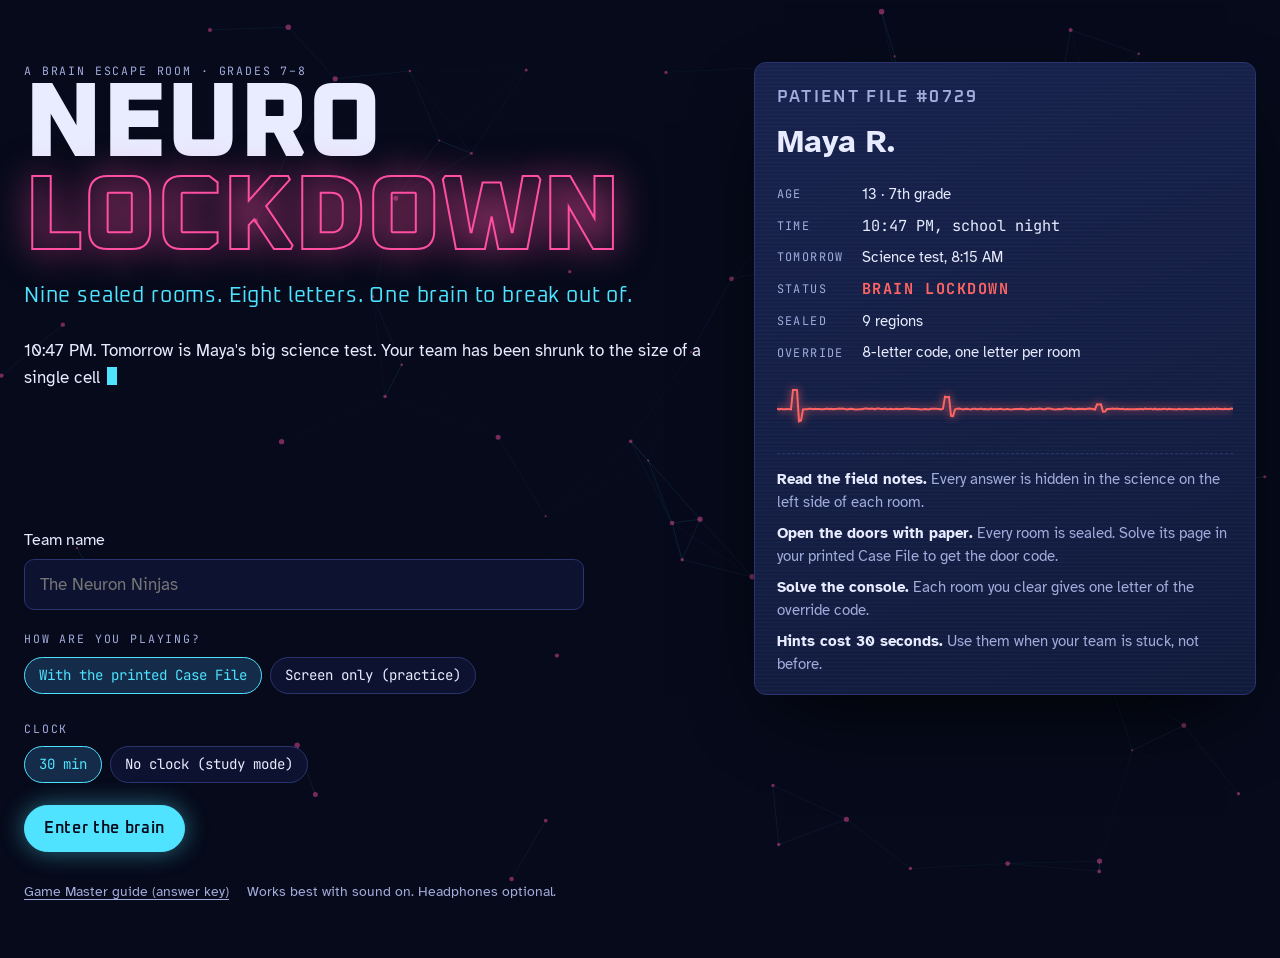
<file: index.html>
<!doctype html>
<html lang="en">
<head>
<meta charset="utf-8">
<meta name="viewport" content="width=device-width, initial-scale=1, viewport-fit=cover">
<title>Neuro Lockdown</title>
<link rel="preconnect" href="https://fonts.googleapis.com">
<link rel="preconnect" href="https://fonts.gstatic.com" crossorigin>
<link rel="stylesheet" href="https://fonts.googleapis.com/css2?family=Atkinson+Hyperlegible:ital,wght@0,400;0,700;1,400&family=JetBrains+Mono:wght@400;600;700&family=Oxanium:wght@500;600;700;800&display=swap">
<style>
/* Layout: a fluorescence-microscope lab console. Brain map on the left, mission log on the right;
   each room opens as a two-bay station: field notes (learn) beside the puzzle console (prove it). */
:root{
  --void:#060a1a;      /* microscope darkfield */
  --deep:#0c1230;
  --panel:#121a3c;
  --panel-2:#19224d;
  --line:#2a3570;
  --text:#e9ecff;
  --muted:#a2abdb;
  --stain:#ff4fa3;     /* fluorescent neuron stain */
  --signal:#4fe3ff;    /* calcium-imaging cyan */
  --heat:#ffb547;      /* fMRI activation amber */
  --ok:#57efa2;
  --bad:#ff6363;
  --f-display:"Oxanium","Trebuchet MS",system-ui,sans-serif;
  --f-body:"Atkinson Hyperlegible",Verdana,system-ui,sans-serif;
  --f-mono:"JetBrains Mono",ui-monospace,Menlo,Consolas,monospace;
  --r:12px;
  --alarm:0;
  color-scheme:dark;
}
*{box-sizing:border-box}
[hidden]{display:none!important}
html,body{height:100%}
body{background:var(--void);color:var(--text);font:16px/1.55 var(--f-body);-webkit-font-smoothing:antialiased;overflow-x:hidden}
button,input,select{font:inherit;color:inherit}
button{cursor:pointer}
:focus-visible{outline:3px solid var(--signal);outline-offset:3px;border-radius:6px}
h1,h2,h3,h4{font-family:var(--f-display);text-wrap:balance;margin:0;letter-spacing:.01em}
p{margin:0}
.mono{font-family:var(--f-mono);font-variant-numeric:tabular-nums}
.eyebrow{font-family:var(--f-mono);font-size:.72rem;letter-spacing:.16em;text-transform:uppercase;color:var(--muted)}
#net{position:fixed;inset:0;width:100%;height:100%;z-index:0;pointer-events:none}
.app{position:relative;z-index:1;min-height:100%;display:flex;flex-direction:column;padding-inline:16px;padding-block:0 32px}
.wrap{width:100%;max-width:1240px;margin-inline:auto}

/* ---------- buttons ---------- */
.btn{display:inline-flex;align-items:center;justify-content:center;gap:.5em;border:1px solid var(--line);background:var(--panel-2);border-radius:999px;padding:.62em 1.2em;font-family:var(--f-display);font-weight:600;letter-spacing:.04em;transition:transform .15s,background .15s,border-color .15s,box-shadow .15s}
.btn:hover{border-color:var(--signal);transform:translateY(-1px)}
.btn:active{transform:translateY(1px)}
.btn:disabled{opacity:.45;cursor:not-allowed;transform:none}
.btn.primary{background:var(--signal);color:var(--void);border-color:var(--signal);box-shadow:0 0 24px color-mix(in srgb,var(--signal) 45%,transparent)}
.btn.primary:hover{box-shadow:0 0 36px color-mix(in srgb,var(--signal) 70%,transparent)}
.btn.ghost{background:transparent}
.btn.small{padding:.4em .9em;font-size:.85rem}
.linkbtn{background:none;border:0;color:var(--muted);text-decoration:underline;text-underline-offset:3px;padding:0}
.linkbtn:hover{color:var(--text)}

/* ---------- intro ---------- */
#intro{padding-block:clamp(24px,6vh,72px) 24px}
.intro-grid{display:grid;grid-template-columns:minmax(0,1.35fr) minmax(0,1fr);gap:clamp(24px,4vw,56px);align-items:start}
.title{font-size:clamp(3rem,9vw,6.6rem);line-height:.88;font-weight:800;letter-spacing:-.01em;text-transform:uppercase}
.title .l1{display:block;color:var(--text)}
.title .l2{display:block;color:transparent;-webkit-text-stroke:2px var(--stain);text-shadow:0 0 38px color-mix(in srgb,var(--stain) 55%,transparent)}
.tagline{margin-top:14px;font-family:var(--f-display);font-size:clamp(1.05rem,2vw,1.3rem);color:var(--signal);letter-spacing:.04em}
.story{margin-top:26px;max-width:62ch;font-size:1.08rem;color:var(--text);min-height:9.5em}
.story .caret{display:inline-block;width:.55em;height:1.05em;background:var(--signal);vertical-align:-.15em;margin-left:2px;animation:blink 1s steps(1) infinite}
@keyframes blink{50%{opacity:0}}
.setup{margin-top:26px;display:grid;gap:16px;max-width:560px}
.field label{display:block;margin-bottom:6px}
.field input[type=text]{width:100%;background:var(--deep);border:1px solid var(--line);border-radius:10px;padding:.7em .9em;font-size:1.05rem}
.field input[type=text]:focus{border-color:var(--signal);outline:none;box-shadow:0 0 0 3px color-mix(in srgb,var(--signal) 30%,transparent)}
.seg{display:flex;flex-wrap:wrap;gap:8px}
.seg input{position:absolute;opacity:0;pointer-events:none}
.seg label{border:1px solid var(--line);border-radius:999px;padding:.45em 1em;cursor:pointer;font-family:var(--f-mono);font-size:.88rem;background:var(--deep)}
.seg input:checked+label{border-color:var(--signal);color:var(--signal);background:color-mix(in srgb,var(--signal) 12%,var(--deep))}
.seg input:focus-visible+label{outline:3px solid var(--signal);outline-offset:2px}
.intro-actions{display:flex;flex-wrap:wrap;gap:12px;align-items:center}
.intro-foot{margin-top:28px;display:flex;flex-wrap:wrap;gap:18px;color:var(--muted);font-size:.9rem}

.casefile{position:relative;background:linear-gradient(160deg,var(--panel-2),var(--panel));border:1px solid var(--line);border-radius:var(--r);padding:22px 22px 18px;box-shadow:0 30px 80px -30px #000}
.casefile::before{content:"";position:absolute;inset:0;border-radius:inherit;background:repeating-linear-gradient(0deg,transparent 0 3px,color-mix(in srgb,var(--signal) 4%,transparent) 3px 4px);pointer-events:none}
.casefile h2{font-size:1.05rem;letter-spacing:.14em;text-transform:uppercase;color:var(--muted);font-weight:600}
.casefile .pname{font-size:2rem;font-weight:700;margin-top:6px}
.casefile dl{display:grid;grid-template-columns:auto 1fr;gap:8px 18px;margin:16px 0 0;font-size:.95rem}
.casefile dt{font-family:var(--f-mono);font-size:.74rem;letter-spacing:.12em;text-transform:uppercase;color:var(--muted);padding-top:.2em}
.casefile dd{margin:0}
.status-lock{color:var(--bad);font-family:var(--f-mono);font-weight:700;letter-spacing:.1em;animation:flick 2.4s infinite}
@keyframes flick{0%,100%{opacity:1}47%{opacity:1}48%{opacity:.3}50%{opacity:1}72%{opacity:.6}73%{opacity:1}}
.mini-ecg{margin-top:16px;width:100%;height:56px;display:block}
.howto{margin-top:16px;border-top:1px dashed var(--line);padding-top:14px;display:grid;gap:8px;font-size:.93rem;color:var(--muted)}
.howto b{color:var(--text)}

/* ---------- HUD ---------- */
#hud{position:sticky;top:env(safe-area-inset-top,0px);z-index:20;margin-inline:-16px;padding:10px 16px;background:color-mix(in srgb,var(--void) 82%,transparent);backdrop-filter:blur(10px);border-bottom:1px solid var(--line)}
.hud-in{display:flex;align-items:center;gap:16px 24px;flex-wrap:wrap}
.brand{font-family:var(--f-display);font-weight:800;letter-spacing:.08em;text-transform:uppercase;font-size:1rem;line-height:1.1}
.brand small{display:block;font-family:var(--f-mono);font-weight:400;letter-spacing:.1em;color:var(--muted);font-size:.7rem;text-transform:none}
.timer{font-family:var(--f-mono);font-weight:700;font-size:1.7rem;font-variant-numeric:tabular-nums;color:var(--heat);text-shadow:0 0 18px color-mix(in srgb,var(--heat) 45%,transparent);min-width:5.2ch}
.timer.low{color:var(--bad);animation:pulse 1s infinite}
.timer.over{color:var(--bad)}
@keyframes pulse{50%{opacity:.55}}
.code{display:flex;gap:6px;align-items:center}
.code .lbl{margin-right:4px}
.slot{width:30px;height:38px;border-radius:6px;border:1px dashed var(--line);display:grid;place-items:center;font-family:var(--f-mono);font-weight:700;font-size:1.1rem;color:var(--muted)}
.slot.on{border:1px solid var(--stain);color:var(--text);background:color-mix(in srgb,var(--stain) 18%,var(--deep));box-shadow:0 0 14px color-mix(in srgb,var(--stain) 40%,transparent)}
.slot.pop{animation:pop .7s cubic-bezier(.2,1.6,.4,1)}
@keyframes pop{0%{transform:scale(.3) rotate(-20deg)}100%{transform:none}}
.hud-actions{margin-left:auto;display:flex;gap:8px;flex-wrap:wrap}

/* ---------- hub ---------- */
#hub{padding-block:22px}
.hub-grid{display:grid;grid-template-columns:minmax(0,1.55fr) minmax(0,1fr);gap:24px;align-items:start}
.mapcard{position:relative;background:radial-gradient(120% 90% at 40% 45%,color-mix(in srgb,var(--panel-2) 90%,transparent),color-mix(in srgb,var(--deep) 70%,transparent));border:1px solid var(--line);border-radius:var(--r);padding:14px}
.mapcard .eyebrow{position:absolute;left:18px;top:14px}
.maplegend{display:flex;gap:16px;flex-wrap:wrap;font-size:.82rem;color:var(--muted);padding:4px 6px 0}
.maplegend i{display:inline-block;width:10px;height:10px;border-radius:50%;margin-right:6px;vertical-align:-1px}
#brain{width:100%;height:auto;display:block;overflow:visible}
#brain .cere{fill:color-mix(in srgb,var(--panel-2) 70%,var(--void));stroke:color-mix(in srgb,var(--signal) 55%,transparent);stroke-width:2}
#brain .lobe{opacity:.55}
#brain .lobe.frontal{fill:color-mix(in srgb,var(--heat) 22%,transparent)}
#brain .lobe.temporal{fill:color-mix(in srgb,var(--signal) 18%,transparent)}
#brain .gyri path{fill:none;stroke:color-mix(in srgb,var(--signal) 22%,transparent);stroke-width:1.6;stroke-linecap:round}
#brain .sulcus{fill:none;stroke:color-mix(in srgb,var(--signal) 50%,transparent);stroke-width:2.2;stroke-linecap:round}
#brain .cbl{fill:color-mix(in srgb,var(--panel) 80%,var(--void));stroke:color-mix(in srgb,var(--signal) 40%,transparent);stroke-width:2}
#brain .cbl-f{fill:none;stroke:color-mix(in srgb,var(--signal) 25%,transparent);stroke-width:1.4}
#brain .stem{fill:color-mix(in srgb,var(--stain) 14%,var(--panel));stroke:color-mix(in srgb,var(--stain) 55%,transparent);stroke-width:2}
#brain .deep{fill:color-mix(in srgb,var(--stain) 30%,transparent);stroke:var(--stain);stroke-width:1.6}
#brain .hippo{fill:none;stroke:color-mix(in srgb,var(--stain) 55%,transparent);stroke-width:12;stroke-linecap:round}
#brain .ring{fill:none;stroke:color-mix(in srgb,var(--stain) 60%,transparent);stroke-width:3;stroke-dasharray:3 7;stroke-linecap:round}
#brain .neuron{fill:none;stroke:color-mix(in srgb,var(--signal) 70%,transparent);stroke-width:2;stroke-linecap:round}
#brain .neuron-soma{fill:color-mix(in srgb,var(--signal) 40%,transparent);stroke:var(--signal);stroke-width:1.5}
#brain .face-lbl{font-family:var(--f-mono);font-size:11px;letter-spacing:.14em;fill:var(--muted)}
.mk{cursor:pointer}
.mk .ring-a{fill:none;stroke:var(--signal);stroke-width:2;opacity:0;transform-box:fill-box;transform-origin:center}
.mk.open .ring-a{opacity:1;animation:ping 2s infinite}
@keyframes ping{0%{transform:scale(.8);opacity:.9}100%{transform:scale(2.1);opacity:0}}
.mk .dot{fill:var(--deep);stroke:var(--muted);stroke-width:2;transition:fill .2s}
.mk.open .dot{fill:color-mix(in srgb,var(--signal) 30%,var(--deep));stroke:var(--signal)}
.mk.solved .dot{fill:color-mix(in srgb,var(--ok) 30%,var(--deep));stroke:var(--ok)}
.mk.final.open .dot{fill:color-mix(in srgb,var(--heat) 35%,var(--deep));stroke:var(--heat)}
.mk.final.open .ring-a{stroke:var(--heat)}
.mk:hover .dot,.mk:focus-visible .dot{fill:color-mix(in srgb,var(--signal) 55%,var(--deep))}
.mk .glyph{fill:none;stroke:var(--muted);stroke-width:1.8;stroke-linecap:round;stroke-linejoin:round;pointer-events:none}
.mk .ltr{font-family:var(--f-mono);font-weight:700;font-size:14px;fill:var(--ok);pointer-events:none}
.mk .lbl{font-family:var(--f-display);font-weight:600;font-size:13.5px;fill:var(--text);paint-order:stroke;stroke:var(--void);stroke-width:4px;stroke-linejoin:round;pointer-events:none}
.mk.locked .lbl{fill:var(--muted)}
.mk:focus{outline:none}
.mk:focus-visible .dot{stroke:var(--heat);stroke-width:3}

.log{background:color-mix(in srgb,var(--panel) 92%,transparent);border:1px solid var(--line);border-radius:var(--r);padding:18px}
.log h2{font-size:1.25rem}
.log .brief{color:var(--muted);margin-top:6px;font-size:.95rem}
.progress{margin-top:14px;height:8px;background:var(--deep);border-radius:99px;overflow:hidden;border:1px solid var(--line)}
.progress i{display:block;height:100%;width:0;background:linear-gradient(90deg,var(--signal),var(--stain));transition:width .6s}
.rooms{list-style:none;margin:14px 0 0;padding:0;display:grid;gap:6px}
.rooms button{width:100%;display:grid;grid-template-columns:28px 1fr auto;gap:12px;align-items:center;text-align:left;border:1px solid transparent;background:transparent;border-radius:10px;padding:8px 10px;transition:background .15s,border-color .15s}
.rooms button:hover:not(:disabled){background:var(--panel-2);border-color:var(--line)}
.rooms button:disabled{cursor:not-allowed;opacity:.55}
.rooms .st{width:26px;height:26px;border-radius:50%;display:grid;place-items:center;border:2px solid var(--muted);font-family:var(--f-mono);font-size:.8rem;font-weight:700}
.rooms .open .st{border-color:var(--signal);box-shadow:0 0 10px color-mix(in srgb,var(--signal) 50%,transparent)}
.rooms .solved .st{border-color:var(--ok);color:var(--ok)}
.rooms .final .st{border-color:var(--heat)}
.rooms .nm{font-family:var(--f-display);font-weight:600;line-height:1.2}
.rooms .nm small{display:block;font-family:var(--f-body);font-weight:400;color:var(--muted);font-size:.84rem}
.rooms .tg{font-family:var(--f-mono);font-size:.72rem;letter-spacing:.1em;text-transform:uppercase;color:var(--muted)}
.rooms .solved .tg{color:var(--ok)}
.rooms .open .tg{color:var(--signal)}

/* ---------- room ---------- */
#room{padding-block:18px}
.room-head{display:flex;flex-wrap:wrap;align-items:end;gap:10px 20px;justify-content:space-between}
.room-head h2{font-size:clamp(1.8rem,4vw,2.7rem);line-height:1.05;font-weight:800}
.room-head h2 span{color:var(--stain)}
.room-head .sub{color:var(--muted);margin-top:4px}
.room-grid{margin-top:16px;display:grid;grid-template-columns:minmax(0,1fr) minmax(0,1.25fr);gap:18px;align-items:start}
.notes{background:color-mix(in srgb,var(--panel) 94%,transparent);border:1px solid var(--line);border-radius:var(--r);padding:20px 22px;max-height:calc(100vh - 190px);overflow:auto}
.notes .eyebrow{display:flex;justify-content:space-between;gap:8px}
.notes .lead{font-size:1.1rem;margin-top:10px}
.notes h4{font-size:1rem;letter-spacing:.06em;text-transform:uppercase;color:var(--signal);margin-top:18px}
.notes ul{margin:8px 0 0;padding-left:1.1em;display:grid;gap:4px}
.notes p{margin-top:8px}
.notes dl{margin:8px 0 0;display:grid;gap:10px}
.notes dt{font-family:var(--f-display);font-weight:700;color:var(--heat)}
.notes dd{margin:2px 0 0}
.notes .pron{font-family:var(--f-mono);font-size:.85em;color:var(--muted)}
.notes .mission{margin-top:18px;border:1px solid color-mix(in srgb,var(--heat) 50%,var(--line));background:color-mix(in srgb,var(--heat) 8%,transparent);border-radius:10px;padding:12px 14px}
.notes .mission b{color:var(--heat);font-family:var(--f-display);letter-spacing:.06em;text-transform:uppercase;font-size:.85rem;display:block}
.term{color:var(--stain);font-weight:700}
.learnbox{margin-top:18px;border:1px solid color-mix(in srgb,var(--ok) 55%,var(--line));background:color-mix(in srgb,var(--ok) 9%,transparent);border-radius:10px;padding:12px 14px;max-width:60ch}
.learnbox b{color:var(--ok);font-family:var(--f-display);letter-spacing:.06em;text-transform:uppercase;font-size:.85rem;display:block;margin-bottom:2px}
.solved-panel .learnbox{margin-top:0}
.console{position:relative;background:linear-gradient(180deg,var(--panel-2),var(--panel));border:1px solid var(--line);border-radius:var(--r);padding:20px;min-height:420px;overflow:hidden}
.console::after{content:"";position:absolute;inset:0;pointer-events:none;background:radial-gradient(120% 90% at 50% 50%,transparent 55%,color-mix(in srgb,var(--bad) calc(var(--alarm) * 60%),transparent));transition:background .6s}
.console h3{font-size:1.05rem;letter-spacing:.1em;text-transform:uppercase;color:var(--muted);font-weight:600}
.feedback{min-height:1.6em;margin-top:12px;font-weight:700}
.feedback.good{color:var(--ok)}
.feedback.badf{color:var(--bad)}
.hintbar{margin-top:14px;display:flex;flex-wrap:wrap;gap:10px;align-items:center}
.hintbar .cost{color:var(--muted);font-size:.85rem}
.hints{list-style:none;padding:0;margin:10px 0 0;display:grid;gap:8px}
.hints li{border-left:3px solid var(--heat);background:color-mix(in srgb,var(--heat) 8%,transparent);padding:8px 12px;border-radius:0 8px 8px 0;animation:slidein .35s ease-out}
@keyframes slidein{from{opacity:0;transform:translateX(-8px)}}
.shake{animation:shake .45s}
@keyframes shake{20%,60%{transform:translateX(-7px)}40%,80%{transform:translateX(7px)}}

/* solved overlay */
.solved-panel{display:grid;gap:16px;justify-items:start;animation:slidein .4s}
.bigletter{width:110px;height:130px;border-radius:14px;display:grid;place-items:center;font-family:var(--f-mono);font-weight:700;font-size:4.2rem;color:var(--text);background:color-mix(in srgb,var(--stain) 22%,var(--deep));border:2px solid var(--stain);box-shadow:0 0 50px color-mix(in srgb,var(--stain) 60%,transparent);animation:flip .9s cubic-bezier(.2,1.4,.4,1)}
@keyframes flip{0%{transform:perspective(500px) rotateY(180deg) scale(.4);opacity:0}100%{transform:none;opacity:1}}
.factcard{border:1px solid var(--line);border-radius:10px;padding:12px 14px;background:var(--deep);max-width:60ch}
.factcard b{font-family:var(--f-display);color:var(--signal);letter-spacing:.06em;text-transform:uppercase;font-size:.8rem;display:block;margin-bottom:4px}
.row{display:flex;flex-wrap:wrap;gap:10px;align-items:center}

/* brainstem */
.monitor{background:#02060f;border:1px solid var(--line);border-radius:10px;padding:10px 12px}
.ecg{width:100%;height:120px;display:block}
.vitals{display:flex;flex-wrap:wrap;gap:6px 18px;font-family:var(--f-mono);font-size:.82rem;color:var(--muted);margin-top:6px}
.vitals b{color:var(--ok);font-size:1.05rem}
.vitals .sys{margin-left:auto;color:var(--bad);font-weight:700;letter-spacing:.08em}
.vitals .sys.ok{color:var(--ok)}
.sliders{display:grid;gap:14px;margin-top:16px}
.sl label{display:flex;justify-content:space-between;gap:10px;font-family:var(--f-display);font-weight:600}
.sl label output{font-family:var(--f-mono);color:var(--heat);font-size:1.05rem}
.sl small{display:block;color:var(--muted);font-size:.85rem;margin-bottom:4px}
input[type=range]{width:100%;accent-color:var(--signal);height:28px}
.chips{display:flex;flex-wrap:wrap;gap:8px;margin-top:6px}
.chip{border:1px solid var(--line);background:var(--deep);border-radius:999px;padding:.45em 1em;font-family:var(--f-display);font-weight:600}
.chip[aria-pressed=true]{border-color:var(--heat);color:var(--heat);background:color-mix(in srgb,var(--heat) 12%,var(--deep))}
fieldset{border:0;padding:0;margin:0}
legend{font-family:var(--f-display);font-weight:600;padding:0}

/* thalamus */
.board{position:relative;display:grid;grid-template-columns:1fr auto 1fr;gap:12px;align-items:center;margin-top:12px}
.board svg.cables{position:absolute;inset:0;width:100%;height:100%;pointer-events:none;overflow:visible}
.jacks{display:grid;gap:10px;position:relative;z-index:1}
.jack{display:flex;align-items:center;gap:10px;border:1px solid var(--line);background:var(--deep);border-radius:10px;padding:.55em .8em;font-family:var(--f-display);font-weight:600;text-align:left;line-height:1.15;transition:border-color .15s,background .15s}
.jacks.out .jack{flex-direction:row-reverse;text-align:right}
.jack .pin{flex:none;width:14px;height:14px;border-radius:50%;border:2px solid var(--muted);background:var(--void)}
.jack small{display:block;font-family:var(--f-body);font-weight:400;color:var(--muted);font-size:.78rem}
.jack.armed{border-color:var(--heat);background:color-mix(in srgb,var(--heat) 14%,var(--deep))}
.jack.wired .pin{border-color:var(--c,var(--signal));background:var(--c,var(--signal))}
.core{position:relative;z-index:0;width:clamp(74px,12vw,110px);aspect-ratio:1;border-radius:50%;display:grid;place-items:center;text-align:center;font-family:var(--f-mono);font-size:.68rem;letter-spacing:.12em;color:var(--stain);background:radial-gradient(circle,color-mix(in srgb,var(--stain) 30%,var(--deep)),var(--deep) 70%);border:2px solid color-mix(in srgb,var(--stain) 60%,transparent)}
.core.live{animation:corepulse 1.2s infinite}
@keyframes corepulse{50%{box-shadow:0 0 40px color-mix(in srgb,var(--stain) 70%,transparent)}}
.cable{fill:none;stroke-width:3.5;stroke-linecap:round;opacity:.9}
.cable.flow{stroke-dasharray:6 10;animation:flow .6s linear infinite}
@keyframes flow{to{stroke-dashoffset:-16}}

/* hypothalamus */
.alertcard{border:1px solid var(--line);border-radius:12px;padding:16px;background:var(--deep);display:grid;grid-template-columns:auto 1fr;gap:16px;align-items:center;margin-top:12px}
.alertcard p{font-size:1.15rem;font-weight:700}
.alertcard .tag{font-family:var(--f-mono);font-size:.72rem;letter-spacing:.14em;color:var(--bad)}
.thermo{width:34px;height:120px;border-radius:17px;border:2px solid var(--line);position:relative;overflow:hidden;background:#02060f}
.thermo i{position:absolute;left:0;right:0;bottom:0;height:var(--lvl,90%);background:var(--bad);transition:height .8s,background .8s}
.thermo.okk i{background:var(--ok);height:50%}
.resp{display:grid;grid-template-columns:repeat(3,minmax(0,1fr));gap:10px;margin-top:16px}
.resp button{border:1px solid var(--line);background:var(--panel);border-radius:10px;padding:.8em .6em;font-family:var(--f-display);font-weight:600;line-height:1.2}
.resp button:hover{border-color:var(--signal)}
.resp button small{display:block;font-family:var(--f-body);font-weight:400;color:var(--muted);font-size:.78rem;margin-top:2px}
.pips{display:flex;gap:6px;margin-top:14px}
.pips i{flex:1;height:6px;border-radius:3px;background:var(--line)}
.pips i.on{background:var(--ok)}

/* amygdala */
.stressbar{display:grid;grid-template-columns:auto 1fr auto;gap:12px;align-items:center;font-family:var(--f-mono);font-size:.85rem}
.stressbar .bar{height:14px;border-radius:7px;background:var(--deep);border:1px solid var(--line);overflow:hidden}
.stressbar .bar i{display:block;height:100%;width:100%;background:linear-gradient(90deg,var(--heat),var(--bad));transition:width 1s}
.breathe-stage{position:relative;height:250px;display:grid;place-items:center;margin-top:10px}
.lung{width:90px;height:90px;border-radius:50%;background:radial-gradient(circle at 35% 35%,color-mix(in srgb,var(--signal) 80%,white),color-mix(in srgb,var(--signal) 35%,var(--deep)));box-shadow:0 0 60px color-mix(in srgb,var(--signal) 50%,transparent);transition:transform 4s cubic-bezier(.4,0,.3,1)}
.lung.in{transform:scale(2.4)}
.guide-ring{position:absolute;width:216px;height:216px;border-radius:50%;border:2px dashed color-mix(in srgb,var(--signal) 50%,transparent)}
.cue{text-align:center;margin:4px 0 12px;min-height:3.2em;font-family:var(--f-display);font-size:1.35rem;font-weight:700}
.cue small{display:block;font-family:var(--f-body);font-weight:400;font-size:.9rem;color:var(--muted)}
.breathe-btn{width:100%;padding:1em;border-radius:14px;border:2px solid var(--signal);background:color-mix(in srgb,var(--signal) 14%,var(--deep));font-family:var(--f-display);font-weight:700;font-size:1.1rem;letter-spacing:.06em;touch-action:none;user-select:none;-webkit-user-select:none}
.breathe-btn.hold{background:var(--signal);color:var(--void)}
.cycles{display:flex;gap:10px;justify-content:center;margin-top:12px}
.cycles i{width:14px;height:14px;border-radius:50%;border:2px solid var(--muted)}
.cycles i.on{background:var(--ok);border-color:var(--ok)}

/* hippocampus */
.orbs{display:grid;grid-template-columns:repeat(2,minmax(0,1fr));gap:14px;max-width:420px;margin:16px auto 0}
.orb{aspect-ratio:1.35;border-radius:18px;border:2px solid color-mix(in srgb,var(--c) 55%,transparent);background:color-mix(in srgb,var(--c) 10%,var(--deep));display:grid;place-items:center;align-content:center;gap:6px;font-family:var(--f-display);font-weight:700;font-size:1.05rem;letter-spacing:.06em;color:var(--text);transition:background .12s,box-shadow .12s,transform .12s}
.orb svg{width:38px;height:38px;fill:none;stroke:var(--c);stroke-width:2;stroke-linecap:round;stroke-linejoin:round}
.orb.lit{background:color-mix(in srgb,var(--c) 70%,var(--deep));box-shadow:0 0 40px var(--c);transform:scale(1.04);color:var(--void)}
.orb.lit svg{stroke:var(--void)}
.orb:disabled{cursor:default}
.mem-status{text-align:center;margin-top:14px;font-family:var(--f-mono);color:var(--muted)}

/* temporal */
.radio{background:#02060f;border:1px solid var(--line);border-radius:12px;padding:14px}
.radio canvas{width:100%;height:90px;display:block}
.freq{display:flex;justify-content:space-between;align-items:baseline;margin-top:8px}
.freq .mhz{font-family:var(--f-mono);font-size:2rem;font-weight:700;color:var(--heat)}
.freq .lockst{font-family:var(--f-mono);font-size:.8rem;letter-spacing:.12em;color:var(--muted)}
.freq .lockst.on{color:var(--ok)}
.transcript{margin-top:14px;font-family:var(--f-mono);font-size:.95rem;line-height:1.6;border:1px dashed var(--line);border-radius:10px;padding:12px 14px;min-height:8.5em;transition:filter .2s;word-break:break-word}
.pw{display:flex;gap:10px;margin-top:14px;flex-wrap:wrap}
.pw input{flex:1;min-width:160px;background:var(--deep);border:1px solid var(--line);border-radius:10px;padding:.65em .9em;font-family:var(--f-mono);text-transform:uppercase;letter-spacing:.1em}

/* sealed door */
.door-wrap{display:grid;grid-template-columns:auto 1fr;gap:18px;align-items:center;margin-top:14px;padding:16px;border:1px dashed var(--line);border-radius:12px;background:var(--deep)}
.door-lock{width:64px;height:78px;fill:none;stroke:var(--heat);stroke-width:4;stroke-linecap:round;transition:transform .4s}
.door-lock path:first-child{transition:transform .5s}
.door-lock.open{stroke:var(--ok)}
.door-lock.open path:first-child{transform:translateY(-10px)}
.door-page{font-family:var(--f-mono);font-size:.78rem;letter-spacing:.14em;text-transform:uppercase;color:var(--heat)}
.door-title{font-family:var(--f-display);font-weight:700;font-size:1.5rem;line-height:1.15;margin:2px 0 6px}
.arrowpad{display:grid;justify-items:center;gap:14px;margin-top:16px}
.arrow-out{min-width:220px;min-height:52px;display:grid;place-items:center;border:1px solid var(--line);border-radius:10px;background:#02060f;font-size:1.7rem;letter-spacing:.1em;color:var(--heat);padding:4px 14px}
.arrow-keys{display:grid;grid-template-columns:repeat(3,64px);gap:8px}
.arrow-keys button{height:56px;border-radius:12px;border:1px solid var(--line);background:var(--panel);font-size:1.6rem}
.arrow-keys button:hover{border-color:var(--signal)}

/* limbic */
.team{display:grid;grid-template-columns:repeat(4,minmax(0,1fr));gap:10px;margin-top:14px}
.member{border:1px solid var(--line);background:var(--deep);border-radius:12px;padding:14px 8px;font-family:var(--f-display);font-weight:700;line-height:1.2;min-height:84px;display:grid;place-items:center;text-align:center;transition:all .15s}
.member[aria-pressed=true]{border-color:var(--stain);background:color-mix(in srgb,var(--stain) 20%,var(--deep));box-shadow:0 0 18px color-mix(in srgb,var(--stain) 35%,transparent)}
.member.win{border-color:var(--ok);background:color-mix(in srgb,var(--ok) 18%,var(--deep))}
.member.out{opacity:.25}

/* synapse */
.syn-wrap{display:grid;grid-template-columns:minmax(0,1fr) minmax(0,1.1fr);gap:16px;align-items:center;margin-top:12px}
.syn svg{width:100%;height:auto;display:block}
.scen{border:1px solid var(--line);border-radius:12px;background:var(--deep);padding:16px}
.scen p{font-size:1.1rem;font-weight:700;margin-top:6px}
.mols{display:grid;grid-template-columns:repeat(3,minmax(0,1fr));gap:10px;margin-top:14px}
.mol{font-size:.92rem;min-width:0;overflow-wrap:anywhere;border:2px solid var(--c);background:color-mix(in srgb,var(--c) 12%,var(--deep));border-radius:12px;padding:.8em .4em;font-family:var(--f-display);font-weight:700;line-height:1.2}
.mol:hover{background:color-mix(in srgb,var(--c) 26%,var(--deep))}
.mol small{display:block;font-family:var(--f-mono);font-weight:400;font-size:.72rem;color:var(--muted);margin-top:3px}

/* frontal */
.codebox{display:flex;gap:8px;flex-wrap:wrap;justify-content:center;margin-top:18px}
.cslot{width:48px;height:60px;border-radius:10px;border:2px dashed var(--line);display:grid;place-items:center;font-family:var(--f-mono);font-weight:700;font-size:1.8rem;background:var(--deep)}
.cslot.fill{border:2px solid var(--signal);color:var(--text);cursor:pointer}
.tiles{display:flex;gap:8px;flex-wrap:wrap;justify-content:center;margin-top:18px;min-height:60px}
.tile{width:48px;height:56px;border-radius:10px;border:1px solid var(--stain);background:color-mix(in srgb,var(--stain) 20%,var(--deep));font-family:var(--f-mono);font-weight:700;font-size:1.6rem;transition:transform .15s}
.tile:hover{transform:translateY(-3px)}
.tile:disabled{visibility:hidden}
.redzone{margin-top:26px;border-top:1px dashed var(--line);padding-top:18px;display:grid;justify-items:center;gap:8px;text-align:center}
.bigred{width:120px;height:120px;border-radius:50%;border:6px solid #5a1020;background:radial-gradient(circle at 38% 32%,#ff8a8a,#e0213b 55%,#8c0f22);color:#fff;font-family:var(--f-display);font-weight:800;font-size:.95rem;letter-spacing:.04em;line-height:1.1;box-shadow:0 10px 0 #5a1020,0 0 40px color-mix(in srgb,var(--bad) 60%,transparent);transition:transform .08s,box-shadow .08s;animation:tempt 2.2s infinite}
.bigred:active{transform:translateY(8px);box-shadow:0 2px 0 #5a1020}
@keyframes tempt{50%{box-shadow:0 10px 0 #5a1020,0 0 70px var(--bad)}}

/* ---------- win ---------- */
#win{padding-block:24px}
.doors{position:fixed;inset:0;z-index:60;display:grid;grid-template-columns:1fr 1fr;pointer-events:none}
.doors div{background:linear-gradient(90deg,var(--panel-2),var(--deep));border:1px solid var(--line);transition:transform 1.6s cubic-bezier(.7,0,.2,1) .5s;display:grid;align-items:center;font-family:var(--f-display);font-weight:800;font-size:clamp(2rem,8vw,5rem);color:var(--ok);text-shadow:0 0 30px var(--ok)}
.doors div:first-child{justify-items:end;padding-right:12px}
.doors div:last-child{justify-items:start;padding-left:12px;background:linear-gradient(270deg,var(--panel-2),var(--deep))}
.doors.open div:first-child{transform:translateX(-101%)}
.doors.open div:last-child{transform:translateX(101%)}
.cert{position:relative;background:linear-gradient(160deg,var(--panel-2),var(--panel));border:1px solid var(--line);border-radius:18px;padding:clamp(20px,4vw,40px);overflow:hidden}
.cert::before{content:"";position:absolute;inset:10px;border:1px solid color-mix(in srgb,var(--heat) 40%,transparent);border-radius:12px;pointer-events:none}
.cert h2{font-size:clamp(2.2rem,6vw,4rem);font-weight:800;line-height:.95;text-transform:uppercase}
.cert h2 span{color:var(--ok);text-shadow:0 0 30px color-mix(in srgb,var(--ok) 50%,transparent)}
.cert .who{margin-top:14px;font-size:1.2rem}
.stats{display:grid;grid-template-columns:repeat(4,minmax(0,1fr));gap:12px;margin-top:22px}
.stat{border:1px solid var(--line);border-radius:12px;padding:12px 14px;background:var(--deep)}
.stat b{display:block;font-family:var(--f-mono);font-size:1.6rem;color:var(--heat)}
.stat span{font-size:.85rem;color:var(--muted)}
.badges{display:flex;flex-wrap:wrap;gap:8px;margin-top:16px}
.badge{border:1px solid var(--ok);color:var(--ok);border-radius:999px;padding:.3em .9em;font-family:var(--f-mono);font-size:.8rem;letter-spacing:.06em}
.badge.miss{border-color:var(--line);color:var(--muted)}
.glossary{margin-top:28px}
.glossary h3{font-size:1.3rem}
.gloss{display:grid;grid-template-columns:repeat(3,minmax(0,1fr));gap:10px;margin-top:12px}
.gloss div{border:1px solid var(--line);border-radius:10px;padding:10px 12px;background:color-mix(in srgb,var(--deep) 80%,transparent)}
.gloss b{font-family:var(--f-display);color:var(--stain)}
.gloss .sec b{color:var(--signal)}
.gloss p{font-size:.9rem;margin-top:2px}

/* ---------- modal / toast / flash ---------- */
.modal{position:fixed;inset:0;z-index:50;background:color-mix(in srgb,var(--void) 75%,transparent);backdrop-filter:blur(6px);display:grid;place-items:center;padding:16px}
.modal-card{position:relative;width:min(760px,100%);max-height:calc(100vh - 32px);overflow:auto;background:var(--panel);border:1px solid var(--line);border-radius:16px;padding:24px;box-shadow:0 40px 100px -20px #000}
.modal-card h2{font-size:1.6rem;padding-right:40px}
.modal-x{position:absolute;right:14px;top:14px;width:36px;height:36px;border-radius:50%;border:1px solid var(--line);background:var(--deep);font-size:1.2rem;line-height:1}
.termgrid{display:flex;flex-wrap:wrap;gap:8px;margin-top:12px}
.termgrid span{border:1px solid var(--line);border-radius:999px;padding:.3em .8em;font-size:.88rem;color:var(--muted)}
.termgrid span.on{border-color:var(--stain);color:var(--text);background:color-mix(in srgb,var(--stain) 16%,transparent)}
.jlist{display:grid;gap:10px;margin-top:16px}
.gm-table{width:100%;border-collapse:collapse;margin-top:12px;font-size:.92rem}
.gm-table th,.gm-table td{border-bottom:1px solid var(--line);padding:8px 6px;text-align:left;vertical-align:top}
.gm-table th{font-family:var(--f-display);white-space:nowrap}
.gm-scroll{overflow-x:auto}
#toast{position:fixed;left:50%;bottom:calc(20px + env(safe-area-inset-bottom,0px));transform:translateX(-50%);z-index:70;background:var(--panel-2);border:1px solid var(--line);border-radius:999px;padding:.6em 1.2em;font-weight:700;opacity:0;transition:opacity .25s,transform .25s;pointer-events:none;max-width:calc(100% - 32px);text-align:center}
#toast.on{opacity:1;transform:translateX(-50%) translateY(-6px)}
#flash{position:fixed;inset:0;z-index:65;display:grid;place-items:center;padding:16px;background:color-mix(in srgb,var(--bad) 30%,var(--void));animation:flashin .3s}
#flash .fcard{max-width:520px;background:var(--panel);border:2px solid var(--bad);border-radius:16px;padding:24px;text-align:left}
#flash h2{color:var(--bad);font-size:1.9rem}
#flash p{margin-top:10px}
@keyframes flashin{from{opacity:0}}

/* ---------- responsive ---------- */
@media (max-width:980px){
  .intro-grid,.hub-grid,.room-grid{grid-template-columns:minmax(0,1fr)}
  .notes{max-height:none}
  .stats{grid-template-columns:repeat(2,minmax(0,1fr))}
  .gloss{grid-template-columns:repeat(2,minmax(0,1fr))}
}
@media (max-width:620px){
  .team{grid-template-columns:repeat(2,minmax(0,1fr))}
  .resp{grid-template-columns:repeat(2,minmax(0,1fr))}
  .syn-wrap{grid-template-columns:minmax(0,1fr)}
  .gloss{grid-template-columns:minmax(0,1fr)}
  .slot{width:24px;height:32px;font-size:.95rem}
  .code .lbl{display:none}
  .timer{font-size:1.35rem}
  .hud-actions{margin-left:0;width:100%}
  #hud{position:relative;top:0}
  .jack{padding:.45em .5em;font-size:.88rem}
  .jack small{display:none}
  .cslot,.tile{width:36px;height:46px;font-size:1.3rem}
}
@media (prefers-reduced-motion:reduce){
  *,*::before,*::after{animation-duration:.01ms!important;animation-iteration-count:1!important;transition-duration:.01ms!important}
  .lung{transition-duration:4s!important}
}
</style>
</head>
<body>

<canvas id="net" aria-hidden="true"></canvas>
<div class="app">
  <!-- HUD -->
  <header id="hud" hidden>
    <div class="wrap hud-in">
      <div class="brand">Neuro Lockdown<small id="hud-team">Team</small></div>
      <div class="timer" id="timer" aria-live="off" title="Time left">30:00</div>
      <div class="code" aria-label="Override code letters collected"><span class="eyebrow lbl">Code</span><span id="slots" class="code"></span></div>
      <div class="hud-actions">
        <button class="btn small ghost" data-act="map" id="btn-map">Brain map</button>
        <button class="btn small ghost" data-act="journal">Field journal</button>
        <button class="btn small ghost" data-act="sound" id="btn-sound" aria-pressed="true">Sound on</button>
      </div>
    </div>
  </header>

  <!-- INTRO -->
  <main id="intro" class="wrap">
    <div class="intro-grid">
      <section>
        <p class="eyebrow">A brain escape room · Grades 7–8</p>
        <h1 class="title"><span class="l1">Neuro</span><span class="l2">Lockdown</span></h1>
        <p class="tagline">Nine sealed rooms. Eight letters. One brain to break out of.</p>
        <p class="story" id="story" aria-live="polite"></p>
        <form class="setup" id="setup" autocomplete="off">
          <div class="field">
            <label for="team">Team name</label>
            <input type="text" id="team" maxlength="28" placeholder="The Neuron Ninjas">
          </div>
          <div class="field">
            <span class="eyebrow" id="mode-lbl">How are you playing?</span>
            <div class="seg" role="radiogroup" aria-labelledby="mode-lbl" style="margin-top:6px">
              <input type="radio" name="mode" id="md-p" value="paper" checked><label for="md-p">With the printed Case File</label>
              <input type="radio" name="mode" id="md-d" value="digital"><label for="md-d">Screen only (practice)</label>
            </div>
          </div>
          <div class="field">
            <span class="eyebrow" id="clock-lbl">Clock</span>
            <div class="seg" role="radiogroup" aria-labelledby="clock-lbl" style="margin-top:6px">
              <input type="radio" name="mins" id="m30" value="30" checked><label for="m30">30 min</label>
              <input type="radio" name="mins" id="m0" value="0"><label for="m0">No clock (study mode)</label>
            </div>
          </div>
          <div class="intro-actions">
            <button class="btn primary" type="submit" id="go">Enter the brain</button>
            <button class="btn ghost" type="button" data-act="resume" id="resume" hidden>Resume saved game</button>
          </div>
        </form>
        <div class="intro-foot">
          <button class="linkbtn" data-act="gm">Game Master guide (answer key)</button>
          <span>Works best with sound on. Headphones optional.</span>
        </div>
      </section>
      <aside class="casefile" aria-label="Patient file">
        <h2>Patient file #0729</h2>
        <p class="pname">Maya R.</p>
        <dl>
          <dt>Age</dt><dd>13 · 7th grade</dd>
          <dt>Time</dt><dd class="mono">10:47 PM, school night</dd>
          <dt>Tomorrow</dt><dd>Science test, 8:15 AM</dd>
          <dt>Status</dt><dd><span class="status-lock">BRAIN LOCKDOWN</span></dd>
          <dt>Sealed</dt><dd>9 regions</dd>
          <dt>Override</dt><dd>8-letter code, one letter per room</dd>
        </dl>
        <canvas class="mini-ecg" id="mini-ecg" aria-hidden="true"></canvas>
        <div class="howto">
          <p><b>Read the field notes.</b> Every answer is hidden in the science on the left side of each room.</p>
          <p><b>Open the doors with paper.</b> Every room is sealed. Solve its page in your printed Case File to get the door code.</p>
          <p><b>Solve the console.</b> Each room you clear gives one letter of the override code.</p>
          <p><b>Hints cost 30 seconds.</b> Use them when your team is stuck, not before.</p>
        </div>
      </aside>
    </div>
  </main>

  <!-- HUB -->
  <main id="hub" class="wrap" hidden>
    <div class="hub-grid">
      <section class="mapcard" aria-label="Brain map">
        <span class="eyebrow">Left side view · front of head ←</span>
        <svg id="brain" viewBox="0 0 640 490">
          <defs>
            <clipPath id="cereClip"><path d="M88,238 C80,160 130,92 210,64 C280,40 380,38 452,64 C530,92 574,160 568,240 C564,284 546,312 512,322 C488,328 462,326 446,334 C430,356 396,368 350,368 C290,368 226,360 196,338 C180,326 176,312 184,300 C160,298 140,300 120,292 C100,282 90,262 88,238 Z"/></clipPath>
          </defs>
          <!-- brainstem & cerebellum sit behind the cerebrum -->
          <path class="stem" d="M366,330 C390,330 418,334 432,346 C430,380 422,414 416,454 C413,472 386,474 381,457 C376,420 370,388 356,356 Z"/>
          <path class="cbl" d="M446,330 C470,318 522,312 550,328 C578,346 574,382 540,396 C506,410 460,404 434,388 C414,376 420,344 446,330 Z"/>
          <path class="cbl-f" d="M440,352 C470,340 520,336 556,350 M436,370 C468,360 520,358 562,370 M446,386 C478,380 516,380 548,388"/>
          <path class="cere" d="M88,238 C80,160 130,92 210,64 C280,40 380,38 452,64 C530,92 574,160 568,240 C564,284 546,312 512,322 C488,328 462,326 446,334 C430,356 396,368 350,368 C290,368 226,360 196,338 C180,326 176,312 184,300 C160,298 140,300 120,292 C100,282 90,262 88,238 Z"/>
          <g clip-path="url(#cereClip)">
            <path class="lobe frontal" d="M0,0 H320 C312,100 300,150 292,190 C286,215 282,240 286,272 L190,298 L0,320 Z"/>
            <path class="lobe temporal" d="M184,300 C240,280 300,268 360,262 C400,258 430,248 452,232 C482,262 494,300 474,334 L474,490 L150,490 Z"/>
            <g class="gyri">
              <path d="M120,200 C140,170 170,150 200,140 M110,250 C140,230 170,226 200,214 M150,110 C180,100 210,96 240,100 M220,180 C240,160 262,140 282,130 M170,270 C200,256 230,250 262,246"/>
              <path d="M350,80 C380,70 420,74 450,88 M340,120 C372,108 410,110 440,122 M476,110 C500,130 516,150 526,176 M470,170 C496,180 516,200 532,226 M430,200 C456,204 480,214 500,236 M500,262 C520,270 536,280 548,292"/>
              <path d="M230,316 C270,304 320,300 370,300 M250,344 C300,332 360,330 420,322 M390,282 C420,280 444,276 466,270"/>
            </g>
          </g>
          <path class="sulcus" d="M190,298 C240,280 300,268 360,262 C400,258 430,248 452,232"/>
          <path class="sulcus" d="M318,46 C312,100 300,150 292,190 C286,215 282,240 286,270"/>
          <!-- deep structures, x-ray view -->
          <path class="ring" d="M244,236 C232,172 288,126 360,126 C430,126 476,168 468,224"/>
          <ellipse class="deep" cx="362" cy="214" rx="36" ry="22"/>
          <ellipse class="deep" cx="314" cy="250" rx="17" ry="10"/>
          <path class="hippo" d="M282,306 C316,318 360,318 392,300 C412,288 418,268 406,254"/>
          <ellipse class="deep" cx="268" cy="304" rx="14" ry="9" transform="rotate(-18 268 304)"/>
          <g transform="translate(500 168)">
            <circle class="neuron-soma" r="9"/>
            <path class="neuron" d="M-9,0 L-26,-8 M-7,-6 L-16,-22 M0,-9 L6,-26 M8,-5 L24,-14 M9,3 L40,16 L58,14 M40,16 L50,30"/>
          </g>
          <text class="face-lbl" x="40" y="160">FRONT</text>
          <text class="face-lbl" x="572" y="160">BACK</text>
          <g id="markers"></g>
        </svg>
        <div class="maplegend">
          <span><i style="background:var(--signal)"></i>Open room</span>
          <span><i style="background:var(--ok)"></i>Cleared</span>
          <span><i style="background:var(--muted)"></i>Sealed</span>
          <span><i style="background:var(--heat)"></i>Exit</span>
        </div>
      </section>
      <aside class="log">
        <p class="eyebrow">Mission log</p>
        <h2 id="log-title">Restore life support first</h2>
        <p class="brief" id="log-brief">Maya's brainstem is failing. Nothing else in the brain can open until breathing and heartbeat are back online.</p>
        <div class="progress" aria-hidden="true"><i id="prog"></i></div>
        <ul class="rooms" id="roomlist"></ul>
      </aside>
    </div>
  </main>

  <!-- ROOM -->
  <main id="room" class="wrap" hidden>
    <div class="room-head">
      <div>
        <p class="eyebrow" id="r-eyebrow">Room</p>
        <h2 id="r-title">Room</h2>
        <p class="sub" id="r-sub"></p>
      </div>
      <button class="btn ghost small" data-act="map">← Back to brain map</button>
    </div>
    <div class="room-grid">
      <article class="notes" id="r-notes" tabindex="0" aria-label="Field notes"></article>
      <section class="console" id="r-console-wrap" aria-label="Puzzle console">
        <div id="r-console"></div>
        <div class="hintbar" id="r-hintbar">
          <button class="btn small" data-act="hint" id="hint-btn">Get a hint</button>
          <span class="cost" id="hint-cost"></span>
        </div>
        <ul class="hints" id="r-hints"></ul>
      </section>
    </div>
  </main>

  <!-- WIN -->
  <main id="win" class="wrap" hidden>
    <section class="cert" id="cert"></section>
  </main>
</div>

<div class="modal" id="modal" hidden>
  <div class="modal-card" role="dialog" aria-modal="true" aria-labelledby="modal-title">
    <button class="modal-x" data-act="close" aria-label="Close">×</button>
    <div id="modal-body"></div>
  </div>
</div>
<div id="flash" hidden></div>
<div id="toast" role="status"></div>

<script>
(() => {
"use strict";
const $ = (s, r = document) => r.querySelector(s);
const $$ = (s, r = document) => [...r.querySelectorAll(s)];
const reduce = matchMedia("(prefers-reduced-motion: reduce)").matches;
const shuffle = a => { a = a.slice(); for (let i = a.length - 1; i > 0; i--) { const j = Math.floor(Math.random() * (i + 1)); [a[i], a[j]] = [a[j], a[i]]; } return a; };
const fmt = s => { s = Math.max(0, Math.round(s)); return String(Math.floor(s / 60)).padStart(2, "0") + ":" + String(s % 60).padStart(2, "0"); };
const HINT_COST = 30, IMPULSE_COST = 15;

/* ================= state & storage ================= */
const SAVE_KEY = "neuro-lockdown-v1";
const fresh = () => ({ mode: "paper", doors: {}, team: "", minutes: 30, elapsed: 0, penalty: 0, solved: {}, hints: {}, impulse: 0, started: false, finished: false, finalTime: 0, sound: true, overtimeShown: false, gm: false });
let S = fresh();
const store = {
  load() { try { return JSON.parse(localStorage.getItem(SAVE_KEY)); } catch (e) { return null; } },
  save() { try { localStorage.setItem(SAVE_KEY, JSON.stringify(S)); } catch (e) {} },
  clear() { try { localStorage.removeItem(SAVE_KEY); } catch (e) {} }
};

/* ================= sound ================= */
const Sound = (() => {
  let ctx = null, master = null;
  function ensure() {
    if (!S.sound) return null;
    if (!ctx) {
      try { ctx = new (window.AudioContext || window.webkitAudioContext)(); master = ctx.createGain(); master.gain.value = 0.55; master.connect(ctx.destination); }
      catch (e) { return null; }
    }
    if (ctx.state === "suspended") ctx.resume();
    return ctx;
  }
  function tone(f, d = 0.15, type = "sine", g = 0.2, t0 = 0, slide) {
    const c = ensure(); if (!c) return;
    const t = c.currentTime + t0, o = c.createOscillator(), v = c.createGain();
    o.type = type; o.frequency.setValueAtTime(f, t);
    if (slide) o.frequency.exponentialRampToValueAtTime(slide, t + d);
    v.gain.setValueAtTime(0.0001, t); v.gain.linearRampToValueAtTime(g, t + 0.012); v.gain.exponentialRampToValueAtTime(0.0001, t + d);
    o.connect(v); v.connect(master); o.start(t); o.stop(t + d + 0.05);
  }
  function noise() {
    const c = ensure(); if (!c) return null;
    const buf = c.createBuffer(1, c.sampleRate * 2, c.sampleRate), d = buf.getChannelData(0);
    for (let i = 0; i < d.length; i++) d[i] = Math.random() * 2 - 1;
    const src = c.createBufferSource(); src.buffer = buf; src.loop = true;
    const bp = c.createBiquadFilter(); bp.type = "bandpass"; bp.frequency.value = 1800; bp.Q.value = 0.6;
    const g = c.createGain(); g.gain.value = 0;
    src.connect(bp); bp.connect(g); g.connect(master); src.start();
    return { set(v) { g.gain.setTargetAtTime(v, c.currentTime, 0.05); }, stop() { try { src.stop(); } catch (e) {} } };
  }
  return {
    ensure, tone, noise,
    click() { tone(720, 0.05, "triangle", 0.07); },
    good() { [523, 659, 784, 1047].forEach((f, i) => tone(f, 0.24, "triangle", 0.13, i * 0.08)); },
    bad() { tone(160, 0.32, "sawtooth", 0.07, 0, 80); },
    letter() { [784, 988, 1175, 1568, 2093].forEach((f, i) => tone(f, 0.45, "sine", 0.11, i * 0.07)); },
    beat() { tone(62, 0.16, "sine", 0.6); tone(54, 0.16, "sine", 0.45, 0.19); },
    alarm(g = 0.04) { tone(880, 0.17, "square", g); tone(640, 0.17, "square", g, 0.2); },
    orb(i) { tone([262, 330, 392, 523][i], 0.4, "triangle", 0.18); },
    chime() { tone(1318, 0.9, "sine", 0.08); tone(1976, 0.9, "sine", 0.04, 0.05); },
    win() { [392, 523, 659, 784, 1047, 1319].forEach((f, i) => tone(f, 0.5, "triangle", 0.12, i * 0.11)); tone(131, 1.6, "sine", 0.2, 0.66); },
    mute() { if (ctx) ctx.suspend(); }
  };
})();

function speak(text) {
  if (!S.sound || !("speechSynthesis" in window)) return;
  try { speechSynthesis.cancel(); const u = new SpeechSynthesisUtterance(text); u.rate = 0.98; u.pitch = 0.9; speechSynthesis.speak(u); } catch (e) {}
}
function hush() { try { if ("speechSynthesis" in window) speechSynthesis.cancel(); } catch (e) {} }

/* ================= glossary (the 18 project terms) ================= */
const TERMS = [
  ["Frontal lobe", "Behind your forehead. Plans, decides, focuses and controls impulses.", 1],
  ["Temporal lobes", "Above your ears. Hearing, understanding language, memory and recognizing faces.", 1],
  ["Brainstem", "Connects brain to spinal cord. Runs breathing, heartbeat and alertness automatically.", 1],
  ["Limbic system", "A ring of deep structures that handle emotion, memory and motivation together.", 1],
  ["Thalamus", "The relay station. Sorts signals from every sense except smell and sends them on.", 1],
  ["Hypothalamus", "The thermostat. Keeps temperature, hunger, thirst, sleep and stress in balance.", 1],
  ["Hippocampus", "The seahorse. Turns short-term memories into long-term ones, especially during sleep.", 1],
  ["Amygdala", "The almond-shaped alarm. Detects threats and triggers fight, flight or freeze.", 1],
  ["Neurotransmitters", "Chemical messengers that carry signals across the synapse between neurons.", 1],
  ["Dopamine", "Reward and motivation: the \"let's do that again\" messenger. Also helps movement.", 1],
  ["Serotonin", "Steadies mood, sleep and appetite. Most of it is made in your gut.", 1],
  ["GABA", "The brain's brakes. Slows neurons down so you can feel calm and fall asleep.", 1],
  ["Water", "About 75% of brain tissue. Even mild dehydration hurts focus and memory.", 0],
  ["Stress", "The body's alarm response. A little helps you focus; too much blocks thinking.", 0],
  ["Mindfulness", "Paying attention to the present on purpose. Slow breathing calms the alarm.", 0],
  ["Memory", "Storing and recalling information. Built by sleep, practice and caring about it.", 0],
  ["Oxygen", "The brain is 2% of body weight but uses about 20% of the oxygen you breathe.", 0],
  ["Glucose", "A simple sugar from food, carried in the blood. The brain's main fuel.", 0]
];

/* ================= rooms ================= */
const GL = { // tiny line icons for the map markers
  lock: "M-4,-1 v-3 a4,4 0 0 1 8,0 v3 M-6,-1 h12 v8 h-12 z",
  open: "M-5,0 a5,5 0 1 0 10,0 a5,5 0 1 0 -10,0",
  exit: "M-5,-6 h10 v12 h-10 z M1,0 h0.5"
};

const ROOMS = [
{
  id: "brainstem", name: "Brainstem", title: "Life Support", letter: "L",
  x: 399, y: 418, lx: 22, ly: 5, anchor: "start",
  sub: "The brain's autopilot is failing. Breathing and heartbeat are offline.",
  terms: ["Brainstem", "Oxygen", "Glucose", "Water"],
  notes: `
    <p class="lead">The <span class="term">brainstem</span> is the oldest part of your brain. It sits at the base of your skull and connects your brain to your spinal cord.</p>
    <h4>What it runs, automatically</h4>
    <ul><li>Breathing</li><li>Heartbeat and blood pressure</li><li>Swallowing, coughing and sneezing</li><li>Waking up and staying alert</li></ul>
    <p>It has three parts: the midbrain, the pons and the medulla. You never have to remember to breathe, because the brainstem does it for you, even while you sleep.</p>
    <h4>Supply report</h4>
    <dl>
      <dt>Oxygen</dt><dd>Your brain is only about <b>2%</b> of your body weight, but it uses about <b>20%</b> of the <span class="term">oxygen</span> you breathe.</dd>
      <dt>Glucose</dt><dd><span class="term">Glucose</span> is a simple sugar from food, carried in your blood. It is the brain's <b>main fuel</b>. Neurons can't store much of it, so they need a steady supply. That's why skipping breakfast can make it hard to focus.</dd>
      <dt>Water</dt><dd>Brain tissue is about <b>75%</b> <span class="term">water</span>. Even mild dehydration can make it harder to pay attention and remember.</dd>
    </dl>
    <div class="mission"><b>Mission</b>Set the three supply lines to match the supply report, then restart life support.</div>`,
  hints: ["Every number you need is in the Supply report in the field notes.", "The brain uses far more oxygen than its size suggests: it's 2% of your weight but uses one-fifth of your oxygen.", "Oxygen 20%. Water 75%. Fuel: glucose."],
  fact: "Your brainstem keeps you breathing about 20,000 times a day without a single thought from you.",
  answer: "Oxygen slider 20%, water slider 75%, fuel = Glucose.",
  build(c, solve) {
    c.innerHTML = `
      <h3>Life support console</h3>
      <div class="monitor" style="margin-top:10px">
        <canvas class="ecg" id="ecg"></canvas>
        <div class="vitals"><span>HEART <b id="v-hr">--</b> bpm</span><span>BREATHS <b id="v-br">--</b>/min</span><span class="sys" id="v-sys">SYSTEM OFFLINE</span></div>
      </div>
      <div class="sliders">
        <div class="sl"><label for="bs-o2">Oxygen supply <output id="o-o2">5%</output></label><small>Share of the body's oxygen sent to the brain</small><input type="range" id="bs-o2" min="0" max="50" step="1" value="5"></div>
        <div class="sl"><label for="bs-h2o">Water level <output id="o-h2o">40%</output></label><small>How much of brain tissue is water</small><input type="range" id="bs-h2o" min="0" max="100" step="5" value="40"></div>
        <fieldset class="sl"><legend>Main fuel line</legend>
          <div class="chips" id="fuel">
            ${["Protein", "Caffeine", "Glucose", "Salt"].map(f => `<button type="button" class="chip" aria-pressed="false" data-f="${f}">${f}</button>`).join("")}
          </div>
        </fieldset>
      </div>
      <div class="row" style="margin-top:18px"><button class="btn primary" id="bs-go">Restart life support</button></div>
      <p class="feedback" id="bs-fb" aria-live="polite"></p>`;
    const o2 = $("#bs-o2", c), h2o = $("#bs-h2o", c), fb = $("#bs-fb", c);
    let fuel = null, alive = false, raf, beatT = 0, lastBeat = 0;
    o2.oninput = () => $("#o-o2", c).textContent = o2.value + "%";
    h2o.oninput = () => $("#o-h2o", c).textContent = h2o.value + "%";
    $("#fuel", c).onclick = e => { const b = e.target.closest(".chip"); if (!b) return; Sound.click(); fuel = b.dataset.f; $$(".chip", c).forEach(x => x.setAttribute("aria-pressed", x === b)); };
    $("#bs-go", c).onclick = () => {
      const ok = [+o2.value === 20, +h2o.value === 75, fuel === "Glucose"];
      const n = ok.filter(Boolean).length;
      if (n === 3) {
        alive = true; Sound.good();
        fb.className = "feedback good"; fb.textContent = "Life support restored. Maya is breathing steadily.";
        $("#v-sys", c).textContent = "SYSTEMS ONLINE"; $("#v-sys", c).classList.add("ok");
        $("#v-hr", c).textContent = "68"; $("#v-br", c).textContent = "14";
        [o2, h2o].forEach(x => x.disabled = true);
        setTimeout(solve, 2600);
      } else {
        Sound.bad(); fb.className = "feedback badf";
        fb.textContent = n === 0 ? "No systems responded. Check the supply report." : `${n} of 3 supply lines are correct. The monitor is still flat.`;
        c.parentElement.classList.remove("shake"); void c.offsetWidth; c.parentElement.classList.add("shake");
      }
    };
    // ECG trace
    const cv = $("#ecg", c), g = cv.getContext("2d"); let W, H, x = 0, prevY;
    const size = () => { const r = cv.getBoundingClientRect(), d = devicePixelRatio || 1; W = cv.width = r.width * d; H = cv.height = r.height * d; g.fillStyle = "#02060f"; g.fillRect(0, 0, W, H); x = 0; prevY = H / 2; };
    size(); const ro = new ResizeObserver(size); ro.observe(cv);
    const pqrst = t => { // t in 0..1 of a beat
      if (t < .08) return -Math.sin(t / .08 * Math.PI) * .08;
      if (t < .16) return 0;
      if (t < .19) return (t - .16) / .03 * .12;
      if (t < .22) return .12 - (t - .19) / .03 * 1.1;
      if (t < .25) return -.98 + (t - .22) / .03 * 1.28;
      if (t < .28) return .3 - (t - .25) / .03 * .3;
      if (t < .45) return 0;
      if (t < .6) return -Math.sin((t - .45) / .15 * Math.PI) * .2;
      return 0;
    };
    let last = performance.now();
    const step = now => {
      const dt = Math.min(50, now - last); last = now;
      const d = devicePixelRatio || 1, speed = 0.12 * d * dt;
      g.shadowBlur = 0; g.fillStyle = "#02060f"; g.fillRect(x, 0, 18 * d, H);
      let y;
      if (alive) { beatT += dt / 880; if (beatT >= 1) { beatT -= 1; Sound.beat(); } y = H / 2 + pqrst(beatT) * H * .42; }
      else y = H / 2 + (Math.random() - .5) * 3 * d;
      g.strokeStyle = alive ? "#57efa2" : "#ff6363"; g.lineWidth = 2 * d; g.shadowColor = g.strokeStyle; g.shadowBlur = 8 * d;
      g.beginPath(); g.moveTo(x, prevY); x += speed; g.lineTo(x, y); g.stroke(); prevY = y;
      if (x > W) { x = 0; }
      raf = requestAnimationFrame(step);
    };
    raf = requestAnimationFrame(step);
    return () => { cancelAnimationFrame(raf); ro.disconnect(); };
  }
},
{
  id: "thalamus", name: "Thalamus", title: "The Relay Station", letter: "E",
  x: 362, y: 214, lx: 24, ly: -12, anchor: "start",
  sub: "Signals from the senses are piling up with nowhere to go.",
  terms: ["Thalamus"],
  notes: `
    <p class="lead">The <span class="term">thalamus</span> is a pair of egg-shaped structures right in the middle of your brain. It is the brain's <b>relay station</b>, like a switchboard operator.</p>
    <ul><li>Almost every signal from your senses stops at the thalamus first. It sorts the signal and sends it to the right part of the brain's outer layer, the cortex.</li><li>It also relays movement signals, and helps control how awake and alert you feel.</li></ul>
    <h4>Where signals go</h4>
    <dl>
      <dt>Occipital lobe</dt><dd>At the back of your head. Handles <b>vision</b>.</dd>
      <dt>Parietal lobe</dt><dd>On top, behind the frontal lobe. Handles <b>touch</b>, pain, temperature and body position.</dd>
      <dt>Temporal lobes</dt><dd>On the sides, by your ears. Handle <b>hearing</b>.</dd>
      <dt>Insula</dt><dd>Tucked deep inside a fold of the cortex. Handles <b>taste</b>.</dd>
      <dt>Frontal lobe</dt><dd>At the front. Its motor cortex turns <b>movement</b> plans into action.</dd>
    </dl>
    <h4>The one exception</h4>
    <p><b>Smell skips the thalamus.</b> Smell signals travel from your nose to the <b>olfactory bulb</b>, then straight to areas wired to the amygdala and hippocampus. That's why a smell can bring back a memory or feeling instantly.</p>
    <div class="mission"><b>Mission</b>Click a sense on the left, then click where its signal should go on the right. Wire all five, then test the relay.</div>`,
  hints: ["Read 'Where signals go' in the notes. Each area handles one sense.", "One sense is different. It doesn't stop at the thalamus at all.", "Sight → Occipital, Sound → Temporal, Touch → Parietal, Taste → Insula, Smell → Olfactory bulb."],
  fact: "Smell is the only sense that skips the thalamus. That shortcut is why smells trigger memories so fast.",
  answer: "Sight → Occipital lobe; Sound → Temporal lobe; Touch → Parietal lobe; Taste → Insula; Smell → Olfactory bulb (direct line).",
  build(c, solve) {
    const SIG = [["sight", "Sight", "from the eyes", "#4fe3ff"], ["sound", "Sound", "from the ears", "#ffb547"], ["touch", "Touch", "from the skin", "#57efa2"], ["taste", "Taste", "from the tongue", "#c792ff"], ["smell", "Smell", "from the nose", "#ff4fa3"]];
    const DST = [["parietal", "Parietal lobe", "top of the brain"], ["bulb", "Olfactory bulb", "direct line, no relay"], ["occipital", "Occipital lobe", "back of the brain"], ["insula", "Insula", "deep fold"], ["temporal", "Temporal lobe", "by the ears"]];
    const KEY = { sight: "occipital", sound: "temporal", touch: "parietal", taste: "insula", smell: "bulb" };
    c.innerHTML = `
      <h3>Sensory switchboard</h3>
      <div class="board" id="board">
        <svg class="cables" id="cables"></svg>
        <div class="jacks in">${SIG.map(s => `<button class="jack" data-s="${s[0]}" style="--c:${s[3]}"><span class="pin"></span><span>${s[1]}<small>${s[2]}</small></span></button>`).join("")}</div>
        <div class="core" id="core">THALAMUS<br>RELAY</div>
        <div class="jacks out">${DST.map(d => `<button class="jack" data-d="${d[0]}"><span class="pin"></span><span>${d[1]}<small>${d[2]}</small></span></button>`).join("")}</div>
      </div>
      <div class="row" style="margin-top:18px"><button class="btn primary" id="th-go">Test the relay</button><button class="btn ghost small" id="th-clr">Clear wires</button></div>
      <p class="feedback" id="th-fb" aria-live="polite"></p>`;
    const board = $("#board", c), svg = $("#cables", c), fb = $("#th-fb", c);
    const conn = {}; let armed = null, done = false;
    const col = Object.fromEntries(SIG.map(s => [s[0], s[3]]));
    function draw(flow) {
      const br = board.getBoundingClientRect(), core = $("#core", c).getBoundingClientRect();
      const cx = core.left + core.width / 2 - br.left, cy = core.top + core.height / 2 - br.top;
      svg.innerHTML = Object.entries(conn).map(([s, d]) => {
        const a = $(`[data-s="${s}"] .pin`, c).getBoundingClientRect(), b = $(`[data-d="${d}"] .pin`, c).getBoundingClientRect();
        const x1 = a.left + a.width / 2 - br.left, y1 = a.top + a.height / 2 - br.top, x2 = b.left + b.width / 2 - br.left, y2 = b.top + b.height / 2 - br.top;
        const viaX = d === "bulb" ? (x1 + x2) / 2 : cx, viaY = d === "bulb" ? Math.min(y1, y2) - 30 : cy;
        return `<path class="cable ${flow ? "flow" : ""}" stroke="${col[s]}" d="M${x1},${y1} Q${viaX},${viaY} ${x2},${y2}"/>`;
      }).join("");
      $$(".jack", c).forEach(j => { j.classList.remove("wired"); j.style.removeProperty("--c"); });
      Object.entries(conn).forEach(([s, d]) => { const js = $(`[data-s="${s}"]`, c), jd = $(`[data-d="${d}"]`, c); js.classList.add("wired"); js.style.setProperty("--c", col[s]); jd.classList.add("wired"); jd.style.setProperty("--c", col[s]); });
    }
    board.onclick = e => {
      if (done) return;
      const j = e.target.closest(".jack"); if (!j) return; Sound.click();
      if (j.dataset.s) { armed = j.dataset.s; $$(".jack", c).forEach(x => x.classList.toggle("armed", x === j)); fb.className = "feedback"; fb.textContent = `Where should ${j.textContent.replace(/from.*/, "").trim().toLowerCase()} go?`; }
      else if (armed) {
        for (const k in conn) if (conn[k] === j.dataset.d) delete conn[k];
        conn[armed] = j.dataset.d; armed = null; $$(".jack", c).forEach(x => x.classList.remove("armed")); fb.textContent = ""; draw();
      } else { fb.className = "feedback"; fb.textContent = "Pick a sense on the left first."; }
    };
    $("#th-clr", c).onclick = () => { if (done) return; for (const k in conn) delete conn[k]; draw(); fb.textContent = ""; };
    $("#th-go", c).onclick = () => {
      if (done) return;
      const n = Object.keys(KEY).filter(k => conn[k] === KEY[k]).length, wired = Object.keys(conn).length;
      if (n === 5) {
        done = true; Sound.good(); draw(true); $("#core", c).classList.add("live");
        fb.className = "feedback good"; fb.textContent = "All five signals arrived. Maya can see, hear, feel, taste and smell again.";
        setTimeout(solve, 2400);
      } else {
        Sound.bad(); fb.className = "feedback badf";
        fb.textContent = wired < 5 ? `Only ${wired} of 5 senses are wired. Connect them all first.` : `${n} of 5 signals reached the right place.`;
      }
    };
    const ro = new ResizeObserver(() => draw(done)); ro.observe(board);
    return () => ro.disconnect();
  }
},
{
  id: "hypothalamus", name: "Hypothalamus", title: "The Thermostat", letter: "A",
  x: 314, y: 250, lx: -24, ly: 5, anchor: "end",
  sub: "Every body system is out of balance, and alerts are stacking up.",
  terms: ["Hypothalamus", "Water", "Glucose", "Stress"],
  notes: `
    <p class="lead">The <span class="term">hypothalamus</span> is about the size of an almond and sits just below the thalamus. <i>Hypo</i> means "below." It is the body's <b>thermostat and control tower</b>.</p>
    <p>Its big job is <b>homeostasis</b>: keeping your body balanced, no matter what's happening outside.</p>
    <h4>How it restores balance</h4>
    <dl>
      <dt>Temperature</dt><dd>Too hot? It makes you <b>sweat</b> so you cool off. Too cold? It makes you <b>shiver</b> so your muscles make heat.</dd>
      <dt>Water</dt><dd>When you're low on water and your blood gets too salty, it makes you feel <b>thirsty</b>.</dd>
      <dt>Food</dt><dd>When blood <span class="term">glucose</span> drops, it switches on <b>hunger</b>.</dd>
      <dt>Sleep</dt><dd>Its built-in body clock makes you <b>sleepy</b> when it gets dark at night.</dd>
      <dt>Stress</dt><dd>When the amygdala senses danger, the hypothalamus signals the pituitary and adrenal glands to release <b>stress hormones</b> like cortisol and adrenaline.</dd>
    </dl>
    <div class="mission"><b>Mission</b>Each alert shows a body out of balance. Pick the response the hypothalamus would trigger to fix it.</div>`,
  hints: ["Each alert is a balance problem. Ask: what would bring the body back to normal?", "Too hot → cool down. Too cold → make heat. Low water → want water.", "Hot → Sweat · Cold → Shiver · Salty blood → Thirst · Low glucose → Hunger · Night → Sleepiness · Pop quiz → Stress hormones."],
  fact: "The hypothalamus is about the size of an almond, yet it helps control temperature, hunger, thirst, sleep and stress.",
  answer: "Hot → Sweat; Cold → Shiver; Salty blood → Thirst; Low glucose → Hunger; Late night → Sleepiness; Pop quiz → Stress hormones.",
  build(c, solve) {
    const R = [["sweat", "Sweat", "cool the skin"], ["shiver", "Shiver", "make heat"], ["thirst", "Thirst", "want water"], ["hunger", "Hunger", "want food"], ["sleep", "Sleepiness", "wind down"], ["stress", "Stress hormones", "cortisol, adrenaline"]];
    const A = shuffle([
      ["Body temperature 38.4 °C and climbing after running laps in gym class.", "sweat", 92],
      ["Body temperature 35.9 °C. Maya is waiting for the bus in the snow.", "shiver", 12],
      ["Water level low. Blood is getting too salty.", "thirst", 80],
      ["Blood glucose dropping. Last meal was 6 hours ago.", "hunger", 18],
      ["10:30 PM. The room is dark. The body clock says: night.", "sleep", 75],
      ["\"Pop quiz, everyone!\" The amygdala just sent a danger signal.", "stress", 88]
    ]).slice(0, 4);
    c.innerHTML = `
      <h3>Homeostasis control tower</h3>
      <div class="alertcard"><div class="thermo" id="hy-th"><i></i></div><div><span class="tag" id="hy-tag"></span><p id="hy-q" aria-live="polite"></p></div></div>
      <div class="resp" id="hy-r">${R.map(r => `<button data-r="${r[0]}">${r[1]}<small>${r[2]}</small></button>`).join("")}</div>
      <div class="pips" id="hy-p">${A.map(() => "<i></i>").join("")}</div>
      <p class="feedback" id="hy-fb" aria-live="polite"></p>`;
    let i = 0, lock = false; const fb = $("#hy-fb", c), th = $("#hy-th", c);
    const show = () => { $("#hy-tag", c).textContent = `ALERT ${i + 1} OF ${A.length}`; $("#hy-q", c).textContent = A[i][0]; th.classList.remove("okk"); th.style.setProperty("--lvl", A[i][2] + "%"); };
    show();
    $("#hy-r", c).onclick = e => {
      const b = e.target.closest("button"); if (!b || lock) return;
      if (b.dataset.r === A[i][1]) {
        lock = true; Sound.good(); th.classList.add("okk"); $$("#hy-p i", c)[i].classList.add("on");
        fb.className = "feedback good"; fb.textContent = "Balance restored.";
        setTimeout(() => { i++; lock = false; fb.textContent = ""; if (i === A.length) { $("#hy-q", c).textContent = "All systems balanced. Homeostasis achieved."; $("#hy-tag", c).textContent = "ALL CLEAR"; solve(); } else show(); }, 900);
      } else {
        Sound.bad(); fb.className = "feedback badf";
        fb.textContent = `${b.firstChild.textContent} won't fix this one. What does the body need to get back to normal?`;
      }
    };
  }
},
{
  id: "amygdala", name: "Amygdala", title: "The Alarm Room", letter: "R",
  x: 262, y: 304, lx: -22, ly: 5, anchor: "end",
  sub: "Stress alarm at 100%. Nobody can think in here.",
  terms: ["Amygdala", "Stress", "Mindfulness"],
  notes: `
    <p class="lead">The <span class="term">amygdala</span> <span class="pron">(uh-MIG-duh-luh)</span> is named after the Greek word for <b>almond</b>, because of its shape. You have two, one deep inside each temporal lobe.</p>
    <ul><li>It's your brain's <b>alarm system</b>. It spots danger and triggers fear and other strong emotions.</li><li>It fires the <b>fight, flight or freeze</b> response: your heart pounds, breathing speeds up, muscles tense and the body releases stress hormones like <b>cortisol</b>.</li></ul>
    <h4>Stress at school</h4>
    <p>A little <span class="term">stress</span> can help you focus. Too much, and the alarm gets so loud that your frontal lobe, the thinking part, has trouble doing its job. That's why your mind can go blank during a test even when you studied.</p>
    <h4>Mindfulness</h4>
    <p><span class="term">Mindfulness</span> means paying attention to the present moment on purpose, without judging it. Slow breathing, especially a long, slow breath out, switches on your body's calming system and helps quiet the alarm. People who practice mindfulness regularly often react less strongly to stress.</p>
    <div class="mission"><b>Mission</b>Take two slow breaths. Hold the button while you breathe in for about 4 seconds. Let go and breathe out for about 4 seconds.</div>`,
  hints: ["Press and hold the button while you breathe in. Let go while you breathe out.", "Go slowly. Count 1-2-3-4 while holding, then 1-2-3-4 after you let go.", "Two slow breaths in a row turn off the alarm. On a keyboard, hold the Space bar."],
  fact: "Slow breathing is a remote control for your nervous system. A long breath out helps switch off the stress alarm.",
  answer: "Hold the breathe button ~4 s (3–8 s counts), release and wait ~4 s. Repeat 2 times.",
  build(c, solve) {
    c.innerHTML = `
      <h3>Stress alarm override</h3>
      <div class="stressbar" style="margin-top:10px"><span>STRESS</span><div class="bar"><i id="am-bar"></i></div><b id="am-pct">100%</b></div>
      <div class="breathe-stage"><div class="guide-ring"></div><div class="lung" id="am-lung"></div></div><p class="cue" id="am-cue">Ready<small>Press and hold to breathe in</small></p>
      <button class="breathe-btn" id="am-btn">Hold to breathe in</button>
      <div class="cycles" id="am-cy"><i></i><i></i></div>
      <p class="feedback" id="am-fb" aria-live="polite" style="text-align:center"></p>`;
    const wrap = c.closest(".console"), btn = $("#am-btn", c), lung = $("#am-lung", c), cue = $("#am-cue", c), fb = $("#am-fb", c);
    let phase = "ready", t0 = 0, count = 0, stress = 100, exT = null, done = false, raf;
    const setStress = v => { stress = v; $("#am-bar", c).style.width = v + "%"; $("#am-pct", c).textContent = v + "%"; wrap.style.setProperty("--alarm", (v / 100).toFixed(2)); };
    setStress(100);
    const siren = setInterval(() => { if (stress > 0 && !done) Sound.alarm(0.012 + stress / 100 * 0.03); }, 2600);
    const setCue = (a, b) => cue.innerHTML = `${a}<small>${b}</small>`;
    const tick = () => {
      const s = (performance.now() - t0) / 1000;
      if (phase === "in") setCue(`Breathe in… ${Math.min(8, Math.floor(s) + 1)}`, s < 3 ? "keep holding" : "let go whenever you're full");
      if (phase === "out") setCue(`Breathe out… ${Math.min(4, Math.floor(s) + 1)}`, "slowly, all the way");
      raf = requestAnimationFrame(tick);
    };
    raf = requestAnimationFrame(tick);
    const press = () => {
      if (done || phase === "in") return;
      if (phase === "out") { clearTimeout(exT); fb.className = "feedback badf"; fb.textContent = "Too quick. Let the breath out a little longer before the next one."; }
      else fb.textContent = "";
      phase = "in"; t0 = performance.now(); lung.classList.add("in"); btn.classList.add("hold"); btn.textContent = "Breathing in…";
    };
    const release = () => {
      if (done || phase !== "in") return;
      const d = (performance.now() - t0) / 1000;
      lung.classList.remove("in"); btn.classList.remove("hold"); btn.textContent = "Hold to breathe in";
      if (d < 3) { phase = "ready"; setCue("Too fast", "Breathe in slowly for about 4 seconds"); fb.className = "feedback badf"; fb.textContent = "That breath was too short. Slow it down."; Sound.bad(); return; }
      if (d > 8.5) { phase = "ready"; setCue("Let it go", "Don't hold it too long, just a slow 4 count"); return; }
      phase = "out"; t0 = performance.now();
      exT = setTimeout(() => {
        if (phase !== "out") return;
        phase = "ready"; count++; Sound.chime(); fb.className = "feedback good"; fb.textContent = count < 2 ? "Nice and slow. The alarm is quieting down." : "";
        $$("#am-cy i", c)[count - 1].classList.add("on"); setStress(Math.max(0, 100 - count * 50));
        setCue(count < 2 ? "Good breath" : "Calm", count < 2 ? "Press and hold for the next one" : "The alarm is off");
        if (count >= 2) { done = true; btn.disabled = true; btn.textContent = "Alarm off"; fb.className = "feedback good"; fb.textContent = "Stress 0%. The frontal lobe can think again."; setTimeout(solve, 1800); }
      }, 3500);
    };
    btn.addEventListener("pointerdown", e => { e.preventDefault(); btn.setPointerCapture?.(e.pointerId); press(); });
    ["pointerup", "pointercancel", "lostpointercapture"].forEach(ev => btn.addEventListener(ev, release));
    btn.addEventListener("contextmenu", e => e.preventDefault());
    const mine = () => { const el = document.activeElement; return !el || el === document.body || el === btn; };
    const kd = e => { if (e.code === "Space" && !e.repeat && mine() && $("#modal").hidden) { e.preventDefault(); press(); } };
    const ku = e => { if (e.code === "Space" && phase === "in") { e.preventDefault(); release(); } };
    addEventListener("keydown", kd); addEventListener("keyup", ku);
    return () => { clearInterval(siren); clearTimeout(exT); cancelAnimationFrame(raf); removeEventListener("keydown", kd); removeEventListener("keyup", ku); wrap.style.setProperty("--alarm", 0); };
  }
},
{
  id: "hippocampus", name: "Hippocampus", title: "The Memory Vault", letter: "N",
  x: 408, y: 298, lx: 22, ly: 5, anchor: "start",
  sub: "Tonight's studying is about to be lost. Save it to long-term memory.",
  terms: ["Hippocampus", "Memory"],
  notes: `
    <p class="lead"><span class="term">Hippocampus</span> is Greek for <b>seahorse</b>, because it's curled like one. You have two, one inside each temporal lobe.</p>
    <ul><li>It turns <b>short-term memories into long-term memories</b>.</li><li>It helps you remember facts and events from your life.</li><li>It helps you find your way around, like remembering the route to a new classroom.</li></ul>
    <h4>Memory boosters</h4>
    <dl>
      <dt>Sleep</dt><dd>While you sleep, the hippocampus replays what you learned that day and helps store it for good.</dd>
      <dt>Practice</dt><dd>Quizzing yourself builds stronger <span class="term">memory</span> than rereading your notes.</dd>
      <dt>Water</dt><dd>A hydrated, well-fed brain remembers better.</dd>
      <dt>Calm</dt><dd>Stress that lasts a long time floods the brain with cortisol, which can harm the hippocampus and make remembering harder.</dd>
    </dl>
    <div class="mission"><b>Mission</b>Watch the memory pattern, then repeat it. Survive two rounds to lock the memories in.</div>`,
  hints: ["Watch the whole pattern before you click. Saying the words out loud helps.", "Chunk it: group the pattern into pairs, like a phone number.", "If you miss, the same pattern replays. You never lose progress."],
  fact: "London taxi drivers who memorized thousands of streets had a larger back part of the hippocampus. Practice changes your brain.",
  answer: "Simon-style memory game: repeat the lit-up sequence for rounds of 3 and 4. The sequence is random each time.",
  build(c, solve) {
    const O = [["Sleep", "#c792ff", `<path d="M20 4a14 14 0 1 0 14 18A11 11 0 0 1 20 4z"/>`], ["Practice", "#4fe3ff", `<path d="M6 8h22l6 6v20H6z"/><path d="M11 18h14M11 24h14M11 30h8"/>`], ["Water", "#57efa2", `<path d="M20 4c7 9 11 15 11 21a11 11 0 0 1-22 0c0-6 4-12 11-21z"/>`], ["Calm", "#ffb547", `<circle cx="20" cy="20" r="6"/><circle cx="20" cy="20" r="13"/>`]];
    c.innerHTML = `
      <h3>Memory consolidation</h3>
      <div class="orbs" id="hp-o">${O.map((o, i) => `<button class="orb" data-i="${i}" style="--c:${o[1]}" disabled><svg viewBox="0 0 40 40" aria-hidden="true">${o[2]}</svg>${o[0]}</button>`).join("")}</div>
      <p class="mem-status" id="hp-s">Round 0 of 2</p>
      <div class="row" style="justify-content:center;margin-top:12px"><button class="btn primary" id="hp-go">Start memory scan</button></div>
      <p class="feedback" id="hp-fb" aria-live="polite" style="text-align:center"></p>`;
    const seq = Array.from({ length: 5 }, () => Math.floor(Math.random() * 4));
    const lens = [3, 4]; let round = 0, pos = 0, listening = false, timers = [];
    const orbs = $$(".orb", c), fb = $("#hp-fb", c), st = $("#hp-s", c), go = $("#hp-go", c);
    const flash = (i, ms = 420) => { orbs[i].classList.add("lit"); Sound.orb(i); timers.push(setTimeout(() => orbs[i].classList.remove("lit"), ms)); };
    const play = () => {
      listening = false; orbs.forEach(o => o.disabled = true); go.disabled = true; pos = 0;
      st.textContent = `Round ${round + 1} of 2 · watch`;
      const n = lens[round];
      for (let k = 0; k < n; k++) timers.push(setTimeout(() => flash(seq[k]), 700 + k * 720));
      timers.push(setTimeout(() => { listening = true; orbs.forEach(o => o.disabled = false); st.textContent = `Round ${round + 1} of 2 · your turn`; orbs[0].focus({ preventScroll: true }); }, 700 + n * 720));
    };
    go.onclick = () => { fb.textContent = ""; play(); };
    $("#hp-o", c).onclick = e => {
      const b = e.target.closest(".orb"); if (!b || !listening) return;
      const i = +b.dataset.i; flash(i, 250);
      if (i !== seq[pos]) {
        listening = false; orbs.forEach(o => o.disabled = true); Sound.bad(); fb.className = "feedback badf"; fb.textContent = "Memory slipped. Watch the same pattern again.";
        timers.push(setTimeout(play, 1300)); return;
      }
      pos++;
      if (pos === lens[round]) {
        listening = false; round++; fb.className = "feedback good"; orbs.forEach(o => o.disabled = true);
        if (round === 2) { st.textContent = "Round 2 of 2 · stored"; fb.textContent = "Memories saved to long-term storage."; orbs.forEach(o => o.disabled = true); timers.push(setTimeout(() => { Sound.good(); solve(); }, 900)); }
        else { fb.textContent = "Stored. Next pattern is longer."; timers.push(setTimeout(play, 1400)); }
      }
    };
    return () => timers.forEach(clearTimeout);
  }
},
{
  id: "temporal", name: "Temporal lobes", title: "The Sound Lab", letter: "I",
  x: 318, y: 345, lx: 22, ly: 5, anchor: "start",
  sub: "A message is broadcasting from the auditory cortex, buried in static.",
  terms: ["Temporal lobes"],
  notes: `
    <p class="lead">You have two <span class="term">temporal lobes</span>, one on each side of your head, just above your ears.</p>
    <dl>
      <dt>Hearing</dt><dd>The <b>auditory cortex</b> turns sound vibrations into sounds you recognize: voices, music, your own name.</dd>
      <dt>Language</dt><dd><b>Wernicke's area</b> <span class="pron">(VER-nih-kuhz)</span>, usually in the left temporal lobe, helps you understand the words you hear and read.</dd>
      <dt>Memory</dt><dd>The hippocampus and amygdala are tucked inside the temporal lobes.</dd>
      <dt>Recognition</dt><dd>They help you recognize faces and objects.</dd>
    </dl>
    <h4>The other lobes</h4>
    <p><b>Frontal</b> (front): planning and movement. <b>Parietal</b> (top): touch and body position. <b>Occipital</b> (back): vision.</p>
    <div class="mission"><b>Mission</b>Turn the tuning dial until the static clears and you can read the broadcast. Then answer its question.</div>`,
  hints: ["Drag the dial slowly. The static gets quieter and the words get clearer as you get close.", "Once the message is clear, read the last line. It asks for a name that's also in the field notes.", "The password is WERNICKE, the language area in the temporal lobe."],
  fact: "Your temporal lobes can pick out a familiar voice in a noisy cafeteria almost instantly.",
  answer: "Tune until LOCKED (target frequency is random), then type WERNICKE.",
  build(c, solve) {
    const MSG = "Auditory cortex here, inside your temporal lobes, just above your ears. I turn vibrations into sounds you recognize. My neighbor helps you understand every word you hear. Password: type my neighbor's name.";
    const target = 900 + Math.floor(Math.random() * 150); // 90.0 - 104.9
    const start = target > 975 ? 890 : 1070;
    c.innerHTML = `
      <h3>Auditory cortex receiver</h3>
      <div class="radio" style="margin-top:10px">
        <canvas id="tp-wave"></canvas>
        <div class="freq"><span class="mhz" id="tp-f">${(start / 10).toFixed(1)} <small style="font-size:.9rem">MHz</small></span><span class="lockst" id="tp-l">SEARCHING</span></div>
        <label for="tp-dial" class="eyebrow" style="display:block;margin-top:6px">Tuning dial</label>
        <input type="range" id="tp-dial" min="880" max="1080" step="1" value="${start}">
      </div>
      <p class="transcript" id="tp-t" aria-live="off"></p>
      <form class="pw" id="tp-pw"><label for="tp-in" class="eyebrow" style="width:100%">Password</label><input id="tp-in" type="text" autocomplete="off" spellcheck="false" placeholder="?"><button class="btn primary" type="submit">Submit</button></form>
      <p class="feedback" id="tp-fb" aria-live="polite"></p>`;
    const dial = $("#tp-dial", c), tr = $("#tp-t", c), fb = $("#tp-fb", c);
    const rnd = MSG.split("").map(() => Math.random()), GLY = "▓▒░#%&@§¤";
    let clarity = 0, locked = false, spoke = false, done = false, raf, noise = Sound.noise();
    const upd = () => {
      const v = +dial.value, d = Math.abs(v - target);
      clarity = d <= 2 ? 1 : Math.max(0, 1 - d / 70);
      locked = d <= 2;
      $("#tp-f", c).innerHTML = `${(v / 10).toFixed(1)} <small style="font-size:.9rem">MHz</small>`;
      $("#tp-l", c).textContent = locked ? "SIGNAL LOCKED" : clarity > .6 ? "GETTING CLOSER" : "SEARCHING";
      $("#tp-l", c).classList.toggle("on", locked);
      tr.textContent = MSG.split("").map((ch, i) => /[\s.,:']/.test(ch) || rnd[i] < clarity * clarity * .92 || locked ? ch : GLY[(i * 7 + v) % GLY.length]).join("");
      tr.style.filter = `blur(${((1 - clarity) * 2.2).toFixed(2)}px)`;
      if (noise) noise.set(locked ? 0 : 0.02 + (1 - clarity) * 0.1);
      if (locked && !spoke) { spoke = true; Sound.chime(); tr.setAttribute("aria-live", "polite"); speak(MSG); }
    };
    dial.oninput = upd; upd();
    $("#tp-pw", c).onsubmit = e => {
      e.preventDefault(); if (done) return;
      const v = $("#tp-in", c).value.trim().toLowerCase().replace(/[’']/g, "");
      if (/^wernicke?s?( area)?$/.test(v) || v === "wernickes area") {
        done = true; Sound.good(); fb.className = "feedback good"; fb.textContent = "Access granted. Maya can understand language again."; if (noise) noise.set(0); hush(); setTimeout(solve, 1500);
      } else { Sound.bad(); fb.className = "feedback badf"; fb.textContent = locked ? "Access denied. Read the broadcast again, then check the field notes." : "Access denied. Tune in the broadcast first."; }
    };
    const cv = $("#tp-wave", c), g = cv.getContext("2d"); let W, H;
    const size = () => { const r = cv.getBoundingClientRect(), d = devicePixelRatio || 1; W = cv.width = r.width * d; H = cv.height = r.height * d; };
    size(); const ro = new ResizeObserver(size); ro.observe(cv);
    const draw = t => {
      g.clearRect(0, 0, W, H); const d = devicePixelRatio || 1;
      g.strokeStyle = locked ? "#57efa2" : "#ffb547"; g.lineWidth = 2 * d; g.beginPath();
      for (let x = 0; x <= W; x += 3 * d) {
        const s = Math.sin(x / (22 * d) + t / 180) * Math.sin(x / (90 * d) + t / 900) * clarity;
        const n = (Math.random() - .5) * (1 - clarity) * 1.6;
        const y = H / 2 + (s + n) * H * .38; x ? g.lineTo(x, y) : g.moveTo(x, y);
      }
      g.stroke(); raf = requestAnimationFrame(draw);
    };
    raf = requestAnimationFrame(draw);
    return () => { cancelAnimationFrame(raf); ro.disconnect(); if (noise) noise.stop(); hush(); };
  }
},
{
  id: "limbic", name: "Limbic system", title: "Emotion Headquarters", letter: "N",
  x: 360, y: 126, lx: 0, ly: -24, anchor: "middle",
  sub: "The emotion and memory team has been scattered. Reassemble it.",
  terms: ["Limbic system"],
  notes: `
    <p class="lead">The <span class="term">limbic system</span> is a team of structures deep in the middle of the brain that work together on <b>emotion, memory and motivation</b>.</p>
    <p><i>Limbus</i> is Latin for "edge" or "border." The team forms a curved ring around the brain's core.</p>
    <h4>The team</h4>
    <dl>
      <dt>Amygdala</dt><dd>Emotions, especially fear. The alarm.</dd>
      <dt>Hippocampus</dt><dd>Forms new memories.</dd>
      <dt>Hypothalamus</dt><dd>Connects emotions to the body: heart rate, hormones, hunger.</dd>
      <dt>Cingulate gyrus</dt><dd>A curved belt of cortex above the brain's center. Helps you notice and manage emotions and keep your attention on a task.</dd>
    </dl>
    <p>Many scientists also count the thalamus as a partner of the team.</p>
    <h4>Why it matters at school</h4>
    <p>Emotion and memory are wired together. You remember things better when you care about them, which is why a fun or surprising lesson sticks.</p>
    <div class="mission"><b>Mission</b>Eight structures are in this room. Only four belong to the limbic team. Select them and assemble the team.</div>`,
  hints: ["The field notes list the team members by name.", "Life support, balance, vision and the body's message highway belong to other teams.", "Amygdala, Hippocampus, Hypothalamus, Cingulate gyrus."],
  fact: "Emotion and memory share a network. That's why you remember what you care about.",
  answer: "Select Amygdala, Hippocampus, Hypothalamus and Cingulate gyrus. (Not: Brainstem, Cerebellum, Occipital lobe, Spinal cord.)",
  build(c, solve) {
    const IN = ["Amygdala", "Hippocampus", "Hypothalamus", "Cingulate gyrus"], ALL = shuffle([...IN, "Brainstem", "Cerebellum", "Occipital lobe", "Spinal cord"]);
    c.innerHTML = `
      <h3>Team assembly</h3>
      <div class="team" id="lb-t">${ALL.map(n => `<button class="member" aria-pressed="false" data-n="${n}">${n}</button>`).join("")}</div>
      <div class="row" style="margin-top:18px"><button class="btn primary" id="lb-go">Assemble the team</button><span class="eyebrow" id="lb-n">0 selected</span></div>
      <p class="feedback" id="lb-fb" aria-live="polite"></p>`;
    let done = false; const fb = $("#lb-fb", c);
    const sel = () => $$(".member[aria-pressed=true]", c).map(b => b.dataset.n);
    $("#lb-t", c).onclick = e => { const b = e.target.closest(".member"); if (!b || done) return; Sound.click(); b.setAttribute("aria-pressed", b.getAttribute("aria-pressed") !== "true"); $("#lb-n", c).textContent = sel().length + " selected"; };
    $("#lb-go", c).onclick = () => {
      if (done) return; const s = sel();
      if (s.length !== 4) { Sound.bad(); fb.className = "feedback badf"; fb.textContent = `The limbic team in this room has exactly 4 members. You picked ${s.length}.`; return; }
      const n = s.filter(x => IN.includes(x)).length;
      if (n === 4) {
        done = true; Sound.good(); $$(".member", c).forEach(b => b.classList.add(IN.includes(b.dataset.n) ? "win" : "out"));
        fb.className = "feedback good"; fb.textContent = "Team assembled. Emotion and memory are back online."; setTimeout(solve, 1800);
      } else { Sound.bad(); fb.className = "feedback badf"; fb.textContent = `${n} of your 4 picks belong on the team. Swap out the rest.`; }
    };
  }
},
{
  id: "synapse", name: "Neurotransmitters", title: "The Synapse Lab", letter: "G",
  x: 500, y: 168, lx: 0, ly: -24, anchor: "middle",
  sub: "Neurons have stopped talking. Load the right chemical messenger.",
  terms: ["Neurotransmitters", "Dopamine", "Serotonin", "GABA"],
  notes: `
    <p class="lead">Your brain has about <b>86 billion neurons</b>. They talk to each other using electricity and chemistry.</p>
    <ul><li>A signal zips down a neuron as an electrical pulse.</li><li>At the end it reaches a tiny gap called a <b>synapse</b>.</li><li>Tiny bubbles called <b>vesicles</b> release <span class="term">neurotransmitters</span>, chemical messengers that cross the gap and fit into <b>receptors</b> on the next neuron, like a key in a lock.</li></ul>
    <h4>The messengers</h4>
    <dl>
      <dt>Dopamine</dt><dd><b>Reward and motivation.</b> Released when you reach a goal or expect something good, and makes you want to do it again. Also helps control movement.</dd>
      <dt>Serotonin</dt><dd><b>Mood, sleep and appetite.</b> Helps you feel steady and calm. About 90% of your body's serotonin is made in your gut!</dd>
      <dt>GABA</dt><dd><b>The brain's brakes.</b> Tells neurons to slow down and fire less, which helps you feel calm and fall asleep. Its partner, glutamate, is the gas pedal.</dd>
    </dl>
    <p>Sleep, exercise, sunlight and good food all help keep these messengers balanced.</p>
    <div class="mission"><b>Mission</b>Read each situation and release the neurotransmitter that fits. Four correct messages restart the conversation.</div>`,
  hints: ["Look for the key idea: reward and motivation, mood and sleep, or calming down.", "Dopamine = \"do it again.\" Serotonin = steady mood. GABA = brakes.", "Goals and rewards → Dopamine. Mood, sleep, gut → Serotonin. Calming and slowing neurons → GABA."],
  fact: "A synapse is about 20 nanometers wide. Thousands of them would fit across the width of a human hair.",
  answer: "Rewards/goals/motivation/movement → Dopamine; mood/sleep/appetite/gut → Serotonin; calming/slowing/brakes → GABA.",
  build(c, solve) {
    const M = { dopamine: ["Dopamine", "#ffb547", "reward"], serotonin: ["Serotonin", "#4fe3ff", "mood"], gaba: ["GABA", "#c792ff", "brakes"] };
    const Q = shuffle([
      ["Maya finally beats a level she's been stuck on, and she can't wait to play again.", "dopamine"],
      ["Maya checks off her first homework task and feels motivated to start the next one.", "dopamine"],
      ["A good night's sleep and morning sunlight help Maya's mood stay steady all day.", "serotonin"],
      ["This messenger is mostly made in the gut and helps control appetite.", "serotonin"],
      ["Maya's racing thoughts slow down so she can finally fall asleep.", "gaba"],
      ["The brakes: this messenger tells overexcited neurons to fire less.", "gaba"]
    ]).slice(0, 4);
    c.innerHTML = `
      <h3>Synapse transmission</h3>
      <div class="syn-wrap">
        <div class="syn"><svg viewBox="0 0 200 230" id="sy-svg" aria-label="A synapse between two neurons">
          <path d="M50,0 V60 C50,100 30,110 30,128 H170 C170,110 150,100 150,60 V0 Z" fill="color-mix(in srgb,#ff4fa3 18%,#0c1230)" stroke="#ff4fa3" stroke-width="2"/>
          <g id="sy-ves" fill="none" stroke="#ff4fa3" stroke-width="1.5"><circle cx="70" cy="95" r="9"/><circle cx="100" cy="85" r="9"/><circle cx="130" cy="95" r="9"/><circle cx="85" cy="112" r="7"/><circle cx="116" cy="112" r="7"/></g>
          <path d="M20,172 H180 C180,200 170,230 160,230 H40 C30,230 20,200 20,172 Z" fill="color-mix(in srgb,#4fe3ff 14%,#0c1230)" stroke="#4fe3ff" stroke-width="2"/>
          <g id="sy-rec">${[40, 70, 100, 130, 160].map(x => `<path d="M${x - 8},172 v-8 h5 v5 h6 v-5 h5 v8" fill="#0c1230" stroke="#a2abdb" stroke-width="2"/>`).join("")}</g>
          <text x="100" y="152" text-anchor="middle" font-family="JetBrains Mono,monospace" font-size="9" fill="#a2abdb" letter-spacing="2">SYNAPSE</text>
          <g id="sy-p"></g>
        </svg></div>
        <div class="scen"><span class="eyebrow" id="sy-n">Message 1 of 6</span><p id="sy-q" aria-live="polite"></p>
          <div class="mols" id="sy-m">${Object.entries(M).map(([k, v]) => `<button class="mol" data-m="${k}" style="--c:${v[1]}">${v[0]}<small>${v[2]}</small></button>`).join("")}</div>
        </div>
      </div>
      <div class="pips" id="sy-pp">${Q.map(() => "<i></i>").join("")}</div>
      <p class="feedback" id="sy-fb" aria-live="polite"></p>`;
    let i = 0, busy = false, raf; const fb = $("#sy-fb", c), P = $("#sy-p", c);
    const show = () => { $("#sy-n", c).textContent = `Message ${i + 1} of ${Q.length}`; $("#sy-q", c).textContent = Q[i][0]; };
    show();
    const fire = (color, ok, after) => {
      const parts = Array.from({ length: 12 }, (_, k) => ({ x: 62 + Math.random() * 76, y: 100 + Math.random() * 16, tx: 32 + (k % 5) * 30 + (Math.random() * 8 - 4), d: Math.random() * 180 }));
      P.innerHTML = parts.map(() => `<circle r="3.4" fill="${color}"/>`).join("");
      const cs = $$("circle", P), t0 = performance.now();
      const step = now => {
        const t = now - t0;
        parts.forEach((p, k) => {
          let u = Math.max(0, Math.min(1, (t - p.d) / 700)); u = 1 - Math.pow(1 - u, 3);
          let x = p.x + (p.tx - p.x) * u, y = p.y + (160 - p.y) * u;
          if (!ok && t - p.d > 700) { const b = Math.min(1, (t - p.d - 700) / 500); y = 160 - b * 40; }
          cs[k].setAttribute("cx", x.toFixed(1)); cs[k].setAttribute("cy", y.toFixed(1)); cs[k].setAttribute("opacity", !ok && t > 1300 ? Math.max(0, 1 - (t - 1300) / 300) : 1);
        });
        if (ok && t > 900) $$("#sy-rec path", c).forEach(r => { r.setAttribute("stroke", color); r.setAttribute("fill", color); });
        if (t < 1600) raf = requestAnimationFrame(step); else { P.innerHTML = ""; $$("#sy-rec path", c).forEach(r => { r.setAttribute("stroke", "#a2abdb"); r.setAttribute("fill", "#0c1230"); }); after(); }
      };
      raf = requestAnimationFrame(step);
    };
    $("#sy-m", c).onclick = e => {
      const b = e.target.closest(".mol"); if (!b || busy) return; busy = true;
      const ok = b.dataset.m === Q[i][1]; Sound.tone(ok ? 880 : 200, .2, "triangle", .1);
      fb.className = "feedback " + (ok ? "good" : "badf");
      fb.textContent = ok ? `${M[b.dataset.m][0]} locked into its receptors. Message received.` : `${M[b.dataset.m][0]} doesn't fit these receptors. It bounced back.`;
      fire(M[b.dataset.m][1], ok, () => {
        busy = false;
        if (ok) { $$("#sy-pp i", c)[i].classList.add("on"); i++; if (i === Q.length) { busy = true; $("#sy-q", c).textContent = "Neurons are talking again."; Sound.good(); solve(); } else { show(); fb.textContent = ""; } }
      });
    };
    return () => cancelAnimationFrame(raf);
  }
},
{
  id: "frontal", name: "Frontal lobe", title: "Command Center", letter: "", final: true,
  x: 196, y: 172, lx: 0, ly: 34, anchor: "middle",
  sub: "The exit. Enter the override code to break Maya's brain out of lockdown.",
  terms: ["Frontal lobe"],
  notes: `
    <p class="lead">The <span class="term">frontal lobe</span> sits right behind your forehead. It's the largest lobe and the brain's <b>command center</b>.</p>
    <ul><li>Planning, organizing and making decisions</li><li>Focus and solving problems</li><li><b>Impulse control</b>: stopping to think before you act</li><li>Personality and behavior</li><li>Movement (the motor cortex) and speaking (Broca's area)</li></ul>
    <h4>Still under construction</h4>
    <p>The very front part, the <b>prefrontal cortex</b>, keeps developing until about age 25. Every time you practice planning, focusing or pausing before you react, you strengthen those connections.</p>
    <h4>Connections</h4>
    <p>When the amygdala's alarm is too loud, the frontal lobe struggles. Mindfulness, sleep, water and glucose all help it work at full power.</p>
    <div class="mission"><b>Mission</b>You collected eight letters. Arrange them into the override code. Think first. Don't guess.</div>`,
  hints: ["Don't press the red button. Seriously.", "The code is what your brain does at school every single day.", "LEARNING."],
  fact: "The prefrontal cortex is the last part of the brain to finish developing, around age 25.",
  answer: "Arrange the letters to spell LEARNING. The big red button is an impulse-control trap (+15 s each press).",
  build(c, solve) {
    const WORD = "LEARNING"; let tiles; do { tiles = shuffle(WORD.split("")); } while (tiles.join("") === WORD);
    c.innerHTML = `
      <h3>Override code</h3>
      <div class="codebox" id="fr-s">${WORD.split("").map((_, i) => `<button class="cslot" data-i="${i}" aria-label="Code slot ${i + 1}, empty"></button>`).join("")}</div>
      <div class="tiles" id="fr-t">${tiles.map((l, i) => `<button class="tile" data-t="${i}" aria-label="Letter ${l}">${l}</button>`).join("")}</div>
      <p class="feedback" id="fr-fb" aria-live="polite" style="text-align:center"></p>
      <div class="redzone"><button class="bigred" id="fr-red">INSTANT<br>ESCAPE</button><span class="eyebrow" id="fr-rl">Press for an instant solution!</span></div>`;
    const slots = Array(8).fill(null), fb = $("#fr-fb", c); let done = false, presses = 0;
    const render = () => {
      $$(".cslot", c).forEach((s, i) => { const t = slots[i]; s.textContent = t == null ? "" : tiles[t]; s.classList.toggle("fill", t != null); s.setAttribute("aria-label", `Code slot ${i + 1}, ${t == null ? "empty" : tiles[t]}`); });
      $$(".tile", c).forEach((b, i) => b.disabled = slots.includes(i));
    };
    $("#fr-t", c).onclick = e => {
      const b = e.target.closest(".tile"); if (!b || done) return;
      const k = slots.indexOf(null); if (k < 0) return; Sound.click(); slots[k] = +b.dataset.t; render();
      if (!slots.includes(null)) {
        const w = slots.map(t => tiles[t]).join("");
        if (w === WORD) { done = true; fb.className = "feedback good"; fb.textContent = "OVERRIDE ACCEPTED"; $$(".cslot", c).forEach(s => s.style.borderColor = "var(--ok)"); $("#fr-red", c).disabled = true; setTimeout(solve, 900); }
        else { Sound.bad(); fb.className = "feedback badf"; fb.textContent = `"${w}" is not the code. Click letters in the code to send them back.`; const box = $("#fr-s", c); box.classList.remove("shake"); void box.offsetWidth; box.classList.add("shake"); }
      }
    };
    $("#fr-s", c).onclick = e => { const s = e.target.closest(".cslot"); if (!s || done) return; const i = +s.dataset.i; if (slots[i] == null) return; Sound.click(); slots[i] = null; render(); fb.textContent = ""; };
    $("#fr-red", c).onclick = () => {
      presses++; S.impulse++; if (S.minutes) S.penalty += IMPULSE_COST; store.save(); Sound.alarm(0.08);
      $("#fr-rl", c).textContent = presses === 1 ? "That was a test." : presses === 2 ? "Seriously. Don't." : `Impulses detected: ${presses}`;
      showFlash("Impulse detected!", `That button was a test of your <b>frontal lobe</b>. Its job is <b>impulse control</b>: stopping to think before you act. There is no instant escape, only planning.${S.minutes ? ` <b>−${IMPULSE_COST} seconds.</b>` : ""}`);
    };
  }
}
];
const DOORS = {
  brainstem: { page: 2, title: "Autopilot Check", code: "PONS", hints: ["Circle only the jobs your body does without you deciding to do them. The field notes list them.", "Breathing, heartbeat, swallowing and sneezing are automatic. Their letters spell a part of the brainstem: PONS."] },
  thalamus: { page: 2, title: "Relay Match", code: "RELAY", hints: ["Draw a line from each sense to the part of the brain that handles it. The field notes list them under 'Where signals go'.", "Sight→Occipital R, Sound→Temporal E, Touch→Parietal L, Taste→Insula A, Movement→Frontal Y: RELAY."] },
  hypothalamus: { page: 3, title: "Control Tower", code: "FOCUS", hints: ["Draw a line from each alert to the response that brings the body back to normal. Read the letters in alert order.", "Hunger F, Shiver O, Sweat C, Thirst U, Sleepiness S: FOCUS."] },
  amygdala: { page: 3, title: "Alarm Words", code: "CALM", hints: ["Every answer is in the amygdala's field notes on the left. Write one letter per box.", "CORTISOL, AMYGDALA, SLOW, MINDFULNESS. The shaded boxes spell CALM."] },
  hippocampus: { page: 4, title: "Memory Vault", code: "3816", hints: ["Split the job. Each teammate memorizes one number. Say them out loud.", "Moon (sleep) 3, quiz (practice) 8, drop (water) 1, circles (calm) 6: 3816."] },
  temporal: { page: 5, title: "Lobe Map", code: "72597", hints: ["Match each job to the lobe that does it. The field notes list all four lobes.", "Temporal 7, Occipital 2, Parietal 5, Frontal 9, Temporal 7: 72597."] },
  limbic: { page: 5, title: "Team Roster", code: "587", hints: ["Only four of the eight structures are on the limbic team. They're listed in the field notes.", "Amygdala 128 + Hippocampus 205 + Hypothalamus 74 + Cingulate gyrus 180 = 587."] },
  synapse: { page: 6, title: "Message Decoder", code: "VESICLE", hints: ["Pick the messenger for each situation, then find that card's letter under the messenger's column.", "Dopamine, Serotonin, GABA, Serotonin, Dopamine, Dopamine, GABA spells VESICLE."] }
};
ROOMS.forEach(r => r.door = DOORS[r.id]);
const LEARN = {
  brainstem: "Your brainstem keeps you awake and alert in class, but only with a steady supply of oxygen, glucose and water. Eating breakfast and drinking water really do help you focus.",
  thalamus: "Your thalamus decides which signals get passed along. In a noisy classroom, it helps you tune out the hallway and pay attention to your teacher. Fewer distractions, like a silenced phone, make its job easier.",
  hypothalamus: "When you're hungry, thirsty, too hot or short on sleep, the hypothalamus makes your body fix that first. That's why it's hard to learn on an empty stomach or after staying up late.",
  amygdala: "When the alarm goes off during a test, your thinking brain gets less power and your mind can go blank. A few slow breaths before a test calm the alarm so you can use what you studied.",
  hippocampus: "Everything you learn passes through the hippocampus on its way to long-term memory. Sleeping well and quizzing yourself are two of the best ways to make studying stick.",
  temporal: "Your temporal lobes are how you understand what your teacher says and what you read. Listening closely and putting ideas into your own words helps them do their job.",
  limbic: "Because emotion and memory are wired together, you remember lessons that surprise you, interest you or make you laugh. Connecting a topic to something you care about makes it easier to remember.",
  synapse: "Every time you learn or practice something, the synapses between those neurons get stronger. Dopamine is part of why finishing a small goal feels good, so breaking big assignments into small steps keeps you motivated.",
  frontal: "Your frontal lobe plans your studying, keeps you focused and stops you from grabbing your phone. It's still developing, and it gets stronger every time you practice planning and self-control."
};
ROOMS.forEach(r => { r.learn = LEARN[r.id]; });
const learnBox = r => `<div class="learnbox"><b>Why it matters for learning</b>${r.learn}</div>`;
const byId = Object.fromEntries(ROOMS.map(r => [r.id, r]));
const doorPhase = r => S.mode === "paper" && !!r.door && !S.doors[r.id] && !S.solved[r.id];
const ARW = { U: "↑", D: "↓", L: "←", R: "→" };
const LETTER_ROOMS = ROOMS.filter(r => !r.final);

/* ================= progression ================= */
const solvedCount = () => LETTER_ROOMS.filter(r => S.solved[r.id]).length;
function access(r) {
  if (S.solved[r.id]) return "solved";
  if (r.id === "brainstem") return "open";
  if (r.final) return solvedCount() === LETTER_ROOMS.length ? "open" : "locked";
  return S.solved.brainstem ? "open" : "locked";
}
function lockReason(r) { return r.final ? `Needs all 8 letters (${solvedCount()}/8)` : "Restore life support first"; }

/* ================= screens ================= */
let current = null, cleanup = null;
function show(id) {
  ["intro", "hub", "room", "win"].forEach(s => $("#" + s).hidden = s !== id);
  $("#hud").hidden = id === "intro";
  $("#btn-map").hidden = id !== "room";
  scrollTo({ top: 0, behavior: reduce ? "auto" : "smooth" });
}
function leaveRoom() { if (cleanup) { try { cleanup(); } catch (e) {} } cleanup = null; current = null; hush(); }

/* ---- HUD ---- */
function renderSlots(pop) {
  const got = S.finished ? "LEARNING".split("") : LETTER_ROOMS.filter(r => S.solved[r.id]).map(r => r.letter).sort();
  $("#slots").innerHTML = Array.from({ length: 8 }, (_, i) => `<span class="slot ${got[i] ? "on" : ""} ${pop && got[i] === pop ? "pop" : ""}">${got[i] || ""}</span>`).join("");
  $("#hud-team").textContent = S.team || "Team";
}
function remaining() { return S.minutes * 60 - S.elapsed / 1000 - S.penalty; }
function renderTimer() {
  const t = $("#timer");
  if (!S.minutes) { t.textContent = fmt(S.elapsed / 1000 + S.penalty); t.className = "timer"; t.title = "Time used (study mode)"; return; }
  const r = remaining();
  if (r >= 0) { t.textContent = fmt(r); t.className = "timer" + (r < 120 ? " low" : ""); t.title = "Time left"; }
  else { t.textContent = "+" + fmt(-r); t.className = "timer over"; t.title = "Overtime"; }
}

/* ---- hub ---- */
function renderHub() {
  const m = $("#markers");
  m.innerHTML = ROOMS.map(r => {
    const a = access(r);
    const inner = a === "solved" ? `<text class="ltr" text-anchor="middle" y="5">${r.final ? "✓" : r.letter}</text>`
      : a === "locked" ? `<path class="glyph" d="${GL.lock}"/>`
      : r.final ? `<path class="glyph" style="stroke:var(--heat)" d="${GL.exit}"/>` : `<circle r="4" fill="var(--signal)"/>`;
    return `<g class="mk ${a} ${r.final ? "final" : ""}" transform="translate(${r.x} ${r.y})" data-room="${r.id}" tabindex="${a === "locked" ? -1 : 0}" role="button" aria-label="${r.name}: ${a === "locked" ? "sealed. " + lockReason(r) : a === "solved" ? "cleared" : "open"}">
      <circle class="ring-a" r="15"/><circle class="dot" r="15"/>${inner}
      <text class="lbl" x="${r.lx}" y="${r.ly}" text-anchor="${r.anchor}">${r.name}</text></g>`;
  }).join("");
  $("#roomlist").innerHTML = ROOMS.map(r => {
    const a = access(r);
    return `<li><button class="${a} ${r.final ? "final" : ""}" data-room="${r.id}" ${a === "locked" ? "disabled" : ""}>
      <span class="st">${a === "solved" ? (r.final ? "✓" : r.letter) : r.final ? "⇥" : a === "open" ? "•" : ""}</span>
      <span class="nm">${r.name}<small>${r.title}</small></span>
      <span class="tg">${a === "solved" ? "Cleared" : a === "open" ? (r.final ? "Exit open" : "Open") : "Sealed"}</span></button></li>`;
  }).join("");
  const n = solvedCount();
  $("#prog").style.width = (n / 8 * 100) + "%";
  if (!S.solved.brainstem) { $("#log-title").textContent = "Restore life support first"; $("#log-brief").textContent = "Maya's brainstem is failing. Nothing else in the brain can open until breathing and heartbeat are back online."; }
  else if (n < 8) { $("#log-title").textContent = `${n} of 8 letters recovered`; $("#log-brief").textContent = "Every inner room is unsealed. Clear them in any order. Each one gives a letter of the override code. The exit in the frontal lobe opens when you have all eight."; }
  else { $("#log-title").textContent = "The exit is open"; $("#log-brief").textContent = "You have all eight letters. Head to the frontal lobe, the brain's command center, and enter the override code."; }
}

/* ---- room ---- */
function openRoom(id) {
  const r = byId[id]; if (!r || access(r) === "locked") return;
  leaveRoom(); current = r; Sound.click();
  $("#r-eyebrow").textContent = r.final ? "Final room · Exit" : `Room · ${r.name}`;
  $("#r-title").innerHTML = `${r.title}`;
  $("#r-sub").textContent = r.sub;
  $("#r-notes").innerHTML = `<p class="eyebrow"><span>Field notes</span><span>${r.name}</span></p>${r.notes.replace('<div class="mission">', learnBox(r) + '<div class="mission">')}`;
  $("#r-notes").scrollTop = 0;
  renderHints();
  show("room");
  const con = $("#r-console");
  if (S.solved[id] && !r.final) { renderSolved(r, false); return; }
  if (doorPhase(r)) { renderDoor(r); return; }
  cleanup = r.build(con, () => solveRoom(r)) || null;
}
function renderDoor(r) {
  const d = r.door, con = $("#r-console");
  con.innerHTML = `
    <h3>Sealed door</h3>
    <div class="door-wrap">
      <svg class="door-lock" viewBox="0 0 80 96" aria-hidden="true"><path d="M20 42V28a20 20 0 0 1 40 0v14"/><rect x="10" y="42" width="60" height="46" rx="8"/><circle cx="40" cy="62" r="6"/><path d="M40 68v8"/></svg>
      <div>
        <p class="door-page">Case File · page ${d.page}</p>
        <p class="door-title">${d.title}</p>
        <p style="color:var(--muted)">Solve this page of your printed Case File to get the door code. The field notes on the left will help.</p>
      </div>
    </div>
    ${d.arrows ? `
      <div class="arrowpad">
        <div class="arrow-out mono" id="door-out" aria-live="polite">&nbsp;</div>
        <div class="arrow-keys">
          <span></span><button type="button" data-a="U" aria-label="Up">↑</button><span></span>
          <button type="button" data-a="L" aria-label="Left">←</button><button type="button" data-a="D" aria-label="Down">↓</button><button type="button" data-a="R" aria-label="Right">→</button>
        </div>
        <div class="row"><button class="btn ghost small" type="button" id="door-clr">Clear</button><button class="btn primary" type="button" id="door-go">Unlock</button></div>
      </div>` : `
      <form class="pw" id="door-form"><label for="door-in" class="eyebrow" style="width:100%">Door code</label><input id="door-in" type="text" autocomplete="off" spellcheck="false" placeholder="?"><button class="btn primary" type="submit">Unlock</button></form>`}
    <p class="feedback" id="door-fb" aria-live="polite"></p>`;
  const fb = $("#door-fb", con); let seq = "";
  const check = v => {
    if (v === d.code) {
      S.doors[r.id] = 1; store.save(); Sound.good();
      fb.className = "feedback good"; fb.textContent = "Door unlocked.";
      $(".door-lock", con).classList.add("open");
      setTimeout(() => { if (current !== r) return; renderHints(); cleanup = r.build(con, () => solveRoom(r)) || null; }, 900);
    } else {
      Sound.bad(); fb.className = "feedback badf";
      fb.textContent = v ? "That code didn't work. Check your Case File page against the field notes." : "Enter a code first.";
      con.classList.remove("shake"); void con.offsetWidth; con.classList.add("shake");
    }
  };
  if (d.arrows) {
    const out = $("#door-out", con), show = () => out.innerHTML = seq ? seq.split("").map(c => ARW[c]).join(" ") : "&nbsp;";
    $(".arrow-keys", con).onclick = e => { const b = e.target.closest("[data-a]"); if (!b || seq.length >= 8) return; Sound.click(); seq += b.dataset.a; show(); };
    $("#door-clr", con).onclick = () => { seq = ""; show(); fb.textContent = ""; };
    $("#door-go", con).onclick = () => { check(seq); if (!S.doors[r.id]) { seq = ""; show(); } };
  } else {
    $("#door-form", con).onsubmit = e => { e.preventDefault(); check($("#door-in", con).value.toUpperCase().replace(/[^A-Z0-9]/g, "")); };
    setTimeout(() => $("#door-in", con)?.focus({ preventScroll: true }), 50);
  }
}
const hintKey = r => doorPhase(r) ? r.id + ":door" : r.id;
const hintList = r => doorPhase(r) ? r.door.hints : r.hints;
function renderHints() {
  const r = current, list = hintList(r), used = S.hints[hintKey(r)] || 0;
  $("#r-hints").innerHTML = list.slice(0, used).map((h, i) => `<li><b>Hint ${i + 1}.</b> ${h}</li>`).join("");
  const b = $("#hint-btn");
  b.disabled = used >= list.length || !!S.solved[r.id];
  b.textContent = used >= list.length ? "No hints left" : `Get ${doorPhase(r) ? "door " : ""}hint ${used + 1} of ${list.length}`;
  $("#hint-cost").textContent = S.minutes ? `Each hint costs ${HINT_COST} seconds.` : "Study mode: hints are free.";
  $("#r-hintbar").hidden = !!S.solved[r.id] && !r.final;
}
function useHint() {
  const r = current; if (!r) return;
  const k = hintKey(r), used = S.hints[k] || 0; if (used >= hintList(r).length) return;
  S.hints[k] = used + 1; if (S.minutes) S.penalty += HINT_COST; store.save();
  Sound.tone(520, .15, "triangle", .1); renderHints(); renderTimer();
  if (S.minutes) toast(`Hint unlocked · −${HINT_COST} seconds`);
}
function renderSolved(r, fresh) {
  $("#r-console").innerHTML = `
    <div class="solved-panel">
      <p class="eyebrow">${fresh ? "Room cleared" : "Already cleared"}</p>
      <div class="bigletter" aria-label="Letter ${r.letter}">${r.letter}</div>
      <h3 style="color:var(--text);text-transform:none;letter-spacing:0;font-size:1.4rem">Override letter recovered: ${r.letter}</h3>
      <div class="factcard"><b>Brain fact unlocked</b>${r.fact}</div>
      ${learnBox(r)}
      <p style="color:var(--muted)">Terms discovered: ${r.terms.map(t => `<span class="term">${t}</span>`).join(", ")}</p>
      <div class="row">
        <button class="btn primary" data-act="${solvedCount() === 8 ? "go-final" : "map"}">${solvedCount() === 8 ? "Head to the frontal lobe →" : "Back to the brain map"}</button>
        <button class="btn ghost small" data-act="replay">Replay this puzzle</button>
      </div>
    </div>`;
  $("#r-hintbar").hidden = true;
}
function solveRoom(r) {
  if (current !== r) return;
  const first = !S.solved[r.id];
  if (first) { S.solved[r.id] = Math.round(S.elapsed); store.save(); }
  if (r.final) { win(); return; }
  if (cleanup) { try { cleanup(); } catch (e) {} cleanup = null; }
  Sound.letter(); renderSlots(first ? r.letter : null); renderSolved(r, true);
  if (first) toast(`Letter ${r.letter} recovered · ${solvedCount()} of 8`);
}

/* ---- win ---- */
function win() {
  leaveRoom(); S.finished = true; S.finalTime = S.elapsed / 1000 + S.penalty; store.save();
  Sound.win();
  const hints = Object.values(S.hints).reduce((a, b) => a + b, 0);
  const beat = !S.minutes || remaining() >= 0;
  const doors = document.createElement("div"); doors.className = "doors"; doors.innerHTML = "<div>UNLO</div><div>CKED</div>";
  document.body.appendChild(doors);
  requestAnimationFrame(() => requestAnimationFrame(() => doors.classList.add("open")));
  setTimeout(() => doors.remove(), 2600);
  $("#cert").innerHTML = `
    <p class="eyebrow">Neuro Lockdown · Escape certificate</p>
    <h2>Maya's brain is <span>unlocked</span></h2>
    <p class="who"><b>${esc(S.team || "Your team")}</b> broke out of lockdown${S.minutes ? (beat ? " before the clock ran out" : " in overtime") : ""}. Maya wakes up rested, hydrated and ready to ace her science test.</p>
    <div class="stats">
      <div class="stat"><b>${fmt(S.finalTime)}</b><span>total time${S.penalty ? ` (incl. ${S.penalty}s penalties)` : ""}</span></div>
      <div class="stat"><b>9/9</b><span>brain regions cleared</span></div>
      <div class="stat"><b>${hints}</b><span>hints used</span></div>
      <div class="stat"><b>18/18</b><span>brain terms discovered</span></div>
    </div>
    <div class="badges">
      <span class="badge ${S.impulse ? "miss" : ""}">${S.impulse ? `Impulse control: pressed the red button ${S.impulse}×` : "Impulse control: resisted the red button"}</span>
      <span class="badge ${hints ? "miss" : ""}">${hints ? `${hints} hint${hints > 1 ? "s" : ""} used` : "No hints needed"}</span>
      ${S.minutes ? `<span class="badge ${beat ? "" : "miss"}">${beat ? "Beat the clock" : "Finished in overtime"}</span>` : `<span class="badge">Study mode</span>`}
    </div>
    <div class="glossary">
      <h3>Your brain field guide</h3>
      <p style="color:var(--muted);margin-top:4px">All 18 terms from the project, in one place. <span style="color:var(--stain)">Pink</span> = primary terms, <span style="color:var(--signal)">blue</span> = supporting terms.</p>
      <div class="gloss">${TERMS.map(t => `<div class="${t[2] ? "" : "sec"}"><b>${t[0]}</b><p>${t[1]}</p></div>`).join("")}</div>
    </div>
    <div class="row" style="margin-top:24px"><button class="btn primary" data-act="restart">Play again</button><button class="btn ghost" data-act="journal">Open field journal</button></div>`;
  show("win"); renderSlots();
}

/* ---- modal ---- */
let lastFocus = null;
function modal(html) { lastFocus = document.activeElement; $("#modal-body").innerHTML = html; $("#modal").hidden = false; $(".modal-x").focus(); }
function closeModal() { $("#modal").hidden = true; if (lastFocus && lastFocus.focus) lastFocus.focus(); }
function journal() {
  const found = new Set(ROOMS.filter(r => S.solved[r.id]).flatMap(r => r.terms));
  modal(`<h2 id="modal-title">Field journal</h2>
    <p style="color:var(--muted);margin-top:6px">${found.size} of 18 brain terms discovered. Clear rooms to fill in the rest.</p>
    <div class="termgrid">${TERMS.map(t => `<span class="${found.has(t[0]) ? "on" : ""}">${t[0]}</span>`).join("")}</div>
    <div class="jlist">${ROOMS.filter(r => S.solved[r.id]).map(r => `<div class="factcard"><b>${r.name}${r.letter ? " · letter " + r.letter : ""}</b>${r.fact}</div>`).join("") || `<p style="color:var(--muted)">No rooms cleared yet. Start with the brainstem.</p>`}</div>`);
}
function gmGuide() {
  modal(`<h2 id="modal-title">Game Master guide</h2>
    <p style="color:var(--muted);margin-top:6px">For the person running the escape room. Keep this screen away from players.</p>
    <p style="margin-top:12px"><b>Door codes (printed Case File mode):</b> Brainstem <b class="mono">PONS</b> · Thalamus <b class="mono">RELAY</b> · Hypothalamus <b class="mono">FOCUS</b> · Amygdala <b class="mono">CALM</b> · Hippocampus <b class="mono">3816</b> · Temporal <b class="mono">72597</b> · Limbic <b class="mono">587</b> · Synapse <b class="mono">VESICLE</b>.</p>
    <p style="margin-top:12px"><b>Flow:</b> Brainstem first → the 7 inner rooms in any order → Frontal lobe exit. Each inner room gives one letter; together they spell <b class="mono">LEARNING</b>.</p>
    <div class="gm-scroll"><table class="gm-table"><thead><tr><th>Room</th><th>Letter</th><th>Solution</th>${S.gm && S.started ? "<th></th>" : ""}</tr></thead><tbody>
    ${ROOMS.map(r => `<tr><th>${r.name}</th><td class="mono">${r.letter || "—"}</td><td>${r.answer}</td>${S.gm && S.started ? `<td><button class="btn small" data-act="gm-skip" data-room="${r.id}" ${S.solved[r.id] || access(r) === "locked" ? "disabled" : ""}>Skip</button></td>` : ""}</tr>`).join("")}
    </tbody></table></div>
    <p style="margin-top:14px;color:var(--muted)">Hints cost ${HINT_COST}s. The red button in the final room is an impulse-control trap and costs ${IMPULSE_COST}s per press. Progress saves in this browser, so a refresh won't lose it.</p>
    <div class="row" style="margin-top:14px">
      <label class="row" style="gap:8px"><input type="checkbox" id="gm-on" ${S.gm ? "checked" : ""}> Show "Skip" buttons (for demos or if a device breaks)</label>
      ${S.started ? `<button class="btn small ghost" data-act="restart">Reset game</button>` : ""}
    </div>`);
  $("#gm-on").onchange = e => { S.gm = e.target.checked; store.save(); gmGuide(); };
}
function showFlash(title, body) {
  const f = $("#flash");
  f.innerHTML = `<div class="fcard" role="alertdialog" aria-labelledby="fl-t"><h2 id="fl-t">${title}</h2><p>${body}</p><div class="row" style="margin-top:16px"><button class="btn primary" data-act="flash-close">Think first. Got it.</button></div></div>`;
  f.hidden = false; $("[data-act=flash-close]", f).focus();
}
let toastT;
function toast(msg) { const t = $("#toast"); t.textContent = msg; t.classList.add("on"); clearTimeout(toastT); toastT = setTimeout(() => t.classList.remove("on"), 2600); }
const esc = s => String(s).replace(/[&<>"']/g, ch => ({ "&": "&amp;", "<": "&lt;", ">": "&gt;", '"': "&quot;", "'": "&#39;" }[ch]));

/* ================= game flow ================= */
function startGame(e) {
  e.preventDefault();
  S = fresh();
  S.team = $("#team").value.trim() || "The Neuron Ninjas";
  S.minutes = +($("input[name=mins]:checked").value);
  S.mode = $("input[name=mode]:checked").value;
  S.started = true; S.sound = true;
  Sound.ensure(); Sound.good();
  store.save(); enterHub();
}
function enterHub() { leaveRoom(); renderSlots(); renderHub(); renderTimer(); updateSoundBtn(); show("hub"); }
function restart() { leaveRoom(); store.clear(); S = fresh(); closeModal(); $("#resume").hidden = true; show("intro"); renderSlots(); typeStory(true); }

let lastTick = performance.now();
setInterval(() => {
  const now = performance.now(), dt = Math.min(1000, now - lastTick); lastTick = now;
  if (!S.started || S.finished || !$("#intro").hidden) return;
  S.elapsed += dt; renderTimer();
  if (S.minutes && remaining() <= 0 && !S.overtimeShown) {
    S.overtimeShown = true; store.save(); Sound.alarm(0.08);
    showFlash("Time's up!", "Maya's alarm clock just rang. In a real escape room your team would be out of time, but the brain never stops learning. Keep going in <b>overtime</b> and finish the mission.");
  }
  if (Math.round(S.elapsed) % 5000 < 260) store.save();
}, 250);

function updateSoundBtn() { const b = $("#btn-sound"); b.textContent = S.sound ? "Sound on" : "Sound off"; b.setAttribute("aria-pressed", S.sound); }

document.addEventListener("click", e => {
  const mk = e.target.closest("[data-room]");
  const a = e.target.closest("[data-act]");
  if (a) {
    const act = a.dataset.act;
    if (act === "map") { enterHub(); return; }
    if (act === "journal") { journal(); return; }
    if (act === "gm") { gmGuide(); return; }
    if (act === "close") { closeModal(); return; }
    if (act === "hint") { useHint(); return; }
    if (act === "resume") { enterHub(); return; }
    if (act === "restart") { restart(); return; }
    if (act === "go-final") { openRoom("frontal"); return; }
    if (act === "replay") { const r = current; leaveRoom(); current = r; $("#r-hintbar").hidden = false; cleanup = r.build($("#r-console"), () => { toast("Puzzle cleared again. Nice memory!"); Sound.good(); if (cleanup) { try { cleanup(); } catch (x) {} cleanup = null; } renderSolved(r, false); }) || null; return; }
    if (act === "flash-close") { $("#flash").hidden = true; return; }
    if (act === "sound") { S.sound = !S.sound; if (!S.sound) { Sound.mute(); hush(); } else Sound.ensure(); updateSoundBtn(); store.save(); return; }
    if (act === "gm-skip") { const r = byId[a.dataset.room]; closeModal(); if (current !== r) openRoom(r.id); solveRoom(r); return; }
  }
  if (mk && mk.closest("#markers, #roomlist")) openRoom(mk.dataset.room);
});
document.addEventListener("keydown", e => {
  if (e.key === "Escape") { if (!$("#flash").hidden) $("#flash").hidden = true; else if (!$("#modal").hidden) closeModal(); }
  const mk = e.target.closest && e.target.closest(".mk");
  if (mk && (e.key === "Enter" || e.key === " ")) { e.preventDefault(); openRoom(mk.dataset.room); }
});
$("#modal").addEventListener("click", e => { if (e.target.id === "modal") closeModal(); });
$("#setup").addEventListener("submit", startGame);

/* ================= intro story ================= */
const STORY = "10:47 PM. Tomorrow is Maya's big science test. Your team has been shrunk to the size of a single cell and sent into her brain to help her study. The moment you arrive, everything goes into LOCKDOWN. Life support is flickering, alarms are blaring, and every region is sealed. Each room hides one letter of an override code. Recover all eight, reach the frontal lobe, and break out before morning.";
let storyT;
function typeStory(instant) {
  const el = $("#story"); clearInterval(storyT);
  if (instant || reduce) { el.textContent = STORY; return; }
  let i = 0; el.innerHTML = '<span class="caret"></span>';
  storyT = setInterval(() => { i += 2; el.innerHTML = esc(STORY.slice(0, i)) + '<span class="caret"></span>'; if (i >= STORY.length) { clearInterval(storyT); el.textContent = STORY; } }, 22);
}
$("#story").addEventListener("click", () => typeStory(true));

/* ================= background: living neural network ================= */
(function net() {
  const cv = $("#net"), g = cv.getContext("2d"); let W, H, d, nodes = [], pulses = [], raf;
  const init = () => {
    d = Math.min(2, devicePixelRatio || 1); W = cv.width = innerWidth * d; H = cv.height = innerHeight * d;
    const n = Math.round(Math.min(90, innerWidth * innerHeight / 16000));
    nodes = Array.from({ length: n }, () => ({ x: Math.random() * W, y: Math.random() * H, vx: (Math.random() - .5) * .12 * d, vy: (Math.random() - .5) * .12 * d, r: (1 + Math.random() * 1.8) * d }));
    pulses = [];
  };
  const LINK = 150;
  const frame = () => {
    g.clearRect(0, 0, W, H);
    const L = LINK * d;
    for (const p of nodes) { p.x += p.vx; p.y += p.vy; if (p.x < 0 || p.x > W) p.vx *= -1; if (p.y < 0 || p.y > H) p.vy *= -1; }
    g.lineWidth = 1 * d;
    for (let i = 0; i < nodes.length; i++) for (let j = i + 1; j < nodes.length; j++) {
      const a = nodes[i], b = nodes[j], dx = a.x - b.x, dy = a.y - b.y, dist = Math.hypot(dx, dy);
      if (dist < L) {
        g.strokeStyle = `rgba(79,227,255,${(1 - dist / L) * .13})`; g.beginPath(); g.moveTo(a.x, a.y); g.lineTo(b.x, b.y); g.stroke();
        if (!reduce && Math.random() < .0009) pulses.push({ a, b, t: 0 });
      }
    }
    for (const p of nodes) { g.fillStyle = "rgba(255,79,163,.45)"; g.beginPath(); g.arc(p.x, p.y, p.r, 0, 7); g.fill(); }
    pulses = pulses.filter(p => (p.t += .018) < 1);
    for (const p of pulses) { const x = p.a.x + (p.b.x - p.a.x) * p.t, y = p.a.y + (p.b.y - p.a.y) * p.t; g.fillStyle = "rgba(255,181,71,.9)"; g.shadowColor = "#ffb547"; g.shadowBlur = 12 * d; g.beginPath(); g.arc(x, y, 2.2 * d, 0, 7); g.fill(); g.shadowBlur = 0; }
    if (!reduce) raf = requestAnimationFrame(frame);
  };
  init(); frame();
  addEventListener("resize", () => { init(); if (reduce) frame(); });
  document.addEventListener("visibilitychange", () => { cancelAnimationFrame(raf); if (!document.hidden && !reduce) raf = requestAnimationFrame(frame); });
})();

/* ================= intro mini ECG (flatlining) ================= */
(function miniEcg() {
  const cv = $("#mini-ecg"), g = cv.getContext("2d"); let t = 0;
  const draw = () => {
    if ($("#intro").hidden) { requestAnimationFrame(draw); return; }
    const r = cv.getBoundingClientRect(), d = devicePixelRatio || 1;
    if (cv.width !== Math.round(r.width * d)) { cv.width = r.width * d; cv.height = r.height * d; }
    const W = cv.width, H = cv.height; g.clearRect(0, 0, W, H);
    g.strokeStyle = "#ff6363"; g.lineWidth = 2 * d; g.shadowColor = "#ff6363"; g.shadowBlur = 8 * d; g.beginPath();
    for (let x = 0; x <= W; x += 2 * d) {
      const u = ((x / W) * 3 + t) % 1, fade = Math.max(0, 1 - x / W * 1.1);
      let y = 0; if (u > .2 && u < .23) y = -.8; else if (u >= .23 && u < .26) y = .5;
      const yy = H / 2 + y * H * .45 * fade + (Math.random() - .5) * d;
      x ? g.lineTo(x, yy) : g.moveTo(x, yy);
    }
    g.stroke(); if (!reduce) t += .002;
    requestAnimationFrame(draw);
  };
  draw();
})();

/* ================= boot ================= */
function boot(data) {
  const saved = (data && data.S) || store.load();
  if (saved && saved.started && !saved.finished) {
    S = Object.assign(fresh(), saved);
    $("#resume").hidden = false; $("#resume").textContent = `Resume ${S.team}'s game (${solvedCount()}/8 letters)`;
    $("#team").value = S.team;
  }
  if (location.hash === "#gm") setTimeout(gmGuide, 300);
  typeStory();
}
try { window.claude?.hot?.snapshot?.(() => ({ S })); } catch (e) {}
const hot = window.claude?.hot;
if (hot?.ready) hot.ready(boot); else boot(hot?.data ?? {});
})();
</script>
</body>
</html>
</file>
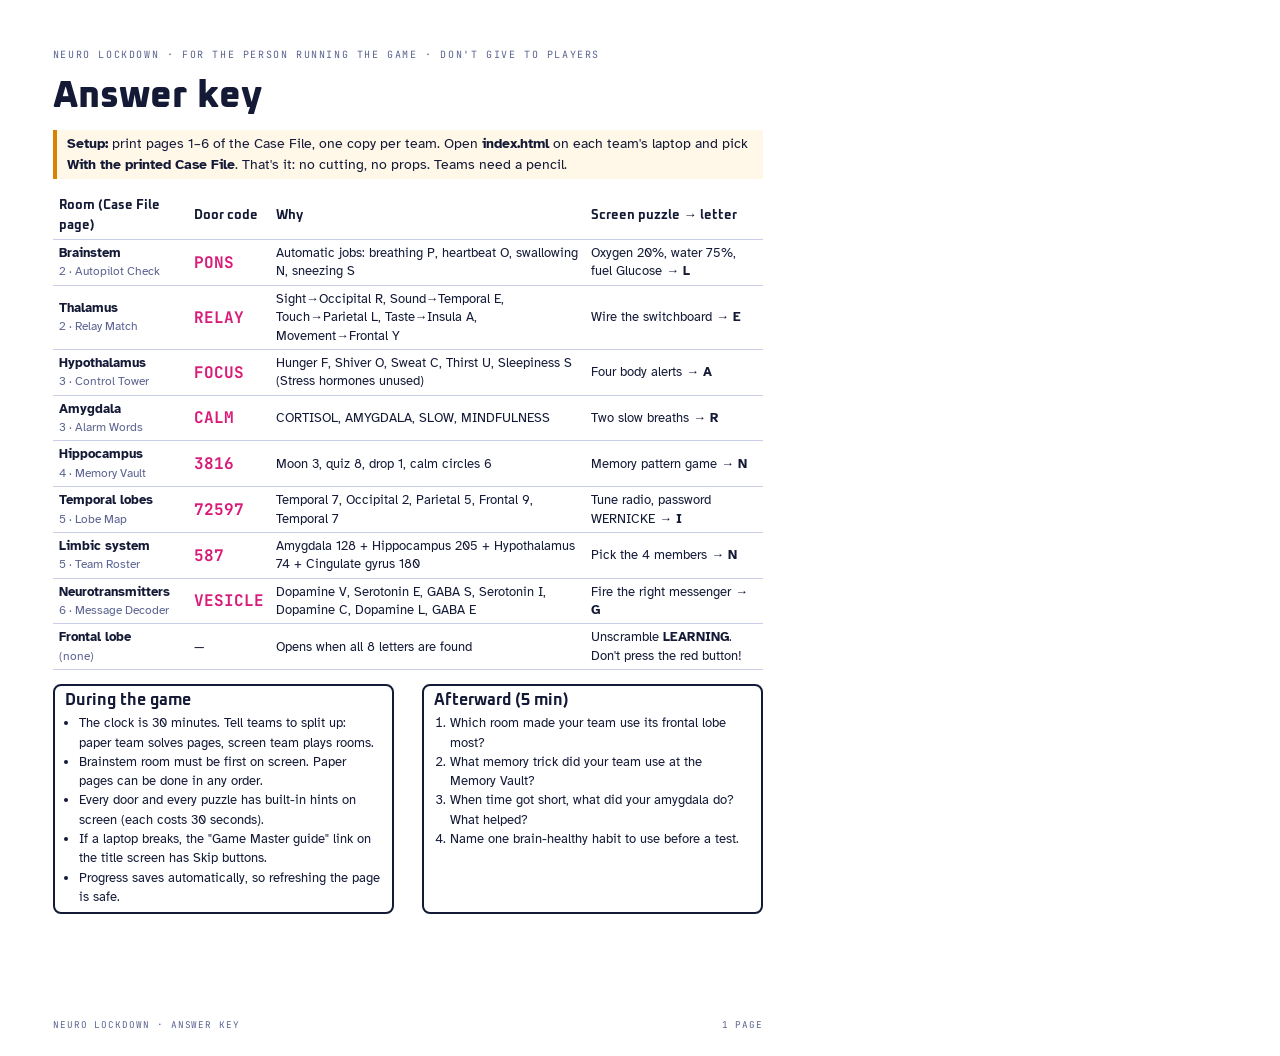
<file: case-file/answers.html>
<!doctype html><html lang="en"><head><meta charset="utf-8"><title>Neuro Lockdown Answer Key</title><link rel="stylesheet" href="fonts-local.css"><style>
@page { size: letter; margin: 0; }
:root{
  --ink:#141a36; --muted:#5b6390; --line:#c9cde6; --tint:#f3f4fb;
  --stain:#d81b78; --signal:#0a8fb3; --heat:#d98200; --purple:#7d4fd8;
  --f-display:"Oxanium","Trebuchet MS",sans-serif; --f-body:"Atkinson Hyperlegible",Verdana,sans-serif; --f-mono:"JetBrains Mono",Consolas,monospace;
}
*{box-sizing:border-box}
html,body{margin:0;background:#fff;color:var(--ink);font:11pt/1.45 var(--f-body);-webkit-print-color-adjust:exact;print-color-adjust:exact}
h1,h2,h3{font-family:var(--f-display);margin:0;line-height:1.1}
p{margin:0}
.page{width:8.5in;height:11in;padding:.5in .55in;position:relative;overflow:hidden;page-break-after:always;display:flex;flex-direction:column;gap:.14in}
.page:last-child{page-break-after:auto}
.eyebrow{font-family:var(--f-mono);font-size:7.5pt;letter-spacing:.16em;text-transform:uppercase;color:var(--muted)}
.foot{position:absolute;bottom:.25in;left:.55in;right:.55in;display:flex;justify-content:space-between;font-family:var(--f-mono);font-size:7pt;color:var(--muted);letter-spacing:.1em}
.pz{flex:1;display:flex;flex-direction:column;gap:.1in;min-height:0}
.pz + .pz{border-top:2px dashed var(--line);padding-top:.16in}
.phead{display:grid;grid-template-columns:auto 1fr auto;gap:.14in;align-items:center}
.room{background:var(--ink);color:#fff;font-family:var(--f-mono);font-size:8pt;letter-spacing:.14em;text-transform:uppercase;padding:5px 10px;border-radius:4px}
.phead h2{font-size:20pt;font-weight:800;text-transform:uppercase}
.door{font-family:var(--f-mono);font-size:8pt;color:var(--muted);text-align:right;letter-spacing:.08em}
.how{font-size:10.5pt;border-left:4px solid var(--heat);padding:4px 0 4px 10px;background:#fff7e8}
.boxes{display:flex;gap:6px;align-items:center;flex-wrap:wrap}
.bx{width:.42in;height:.48in;border:2px solid var(--ink);border-radius:5px;display:grid;place-items:center;font-family:var(--f-mono);font-size:16pt;font-weight:700}
.bx.sh{background:#ffe0ef;border-color:var(--stain)}
.codeline{display:flex;gap:10px;align-items:center;margin-top:auto;font-family:var(--f-display);font-weight:700}
.codeline .lbl{font-size:10pt;letter-spacing:.12em;text-transform:uppercase;color:var(--stain)}
table{border-collapse:collapse;width:100%}
td,th{padding:4px 6px;border-bottom:1px solid var(--line);vertical-align:middle;text-align:left}
.let{font-family:var(--f-mono);font-weight:700;font-size:13pt;display:inline-grid;place-items:center;width:28px;height:28px;border:1.5px solid var(--ink);border-radius:50%}
.two{display:grid;grid-template-columns:1fr 1fr;gap:.3in}
.dot{display:inline-block;width:11px;height:11px;border-radius:50%;border:2px solid var(--ink);background:#fff;vertical-align:middle}
.card{border:2px solid var(--ink);border-radius:8px;padding:6px 10px}
/* relay map */
.map{position:relative;flex:1;border:2px solid var(--ink);border-radius:10px;min-height:2.6in}
.dest{position:absolute;border:2px solid var(--ink);border-radius:8px;background:#fff;padding:4px 10px;text-align:center;font-family:var(--f-display);font-weight:700;font-size:10pt;line-height:1.2}
.dest small{display:block;font-family:var(--f-body);font-weight:400;font-size:7.5pt;color:var(--muted)}
.thal{position:absolute;left:50%;top:44%;transform:translate(-50%,-50%);width:1.35in;height:.8in;border-radius:50%;border:3px solid var(--stain);background:#fde8f2;display:grid;place-items:center;font-family:var(--f-display);font-weight:800;color:var(--stain);font-size:11pt}
.sense{position:absolute;bottom:.1in;width:1.05in;border:2px solid var(--signal);background:#eaf7fb;border-radius:8px;text-align:center;padding:3px;font-family:var(--f-display);font-weight:700;font-size:10pt}
.sense b{color:var(--signal);font-size:13pt;margin-right:4px}
/* vault */
.vault{display:grid;grid-template-columns:repeat(6,1fr);gap:.1in}
.vi{border:2px solid var(--ink);border-radius:10px;display:flex;flex-direction:column;align-items:center;padding:6px 2px;gap:2px}
.vi svg{width:.6in;height:.6in;fill:none;stroke:var(--ink);stroke-width:2.4;stroke-linecap:round;stroke-linejoin:round}
.vi b{font-family:var(--f-display);font-weight:800;font-size:26pt;line-height:1;color:var(--stain)}
.vi span{font-size:7.5pt;color:var(--muted)}
.fold{border-top:2.5px dashed var(--stain);text-align:center;font-family:var(--f-mono);font-size:8pt;letter-spacing:.2em;color:var(--stain);padding-top:4px}
.struct{border:2px solid var(--ink);border-radius:8px;text-align:center;padding:6px 4px}
.struct b{font-family:var(--f-display);display:block;font-size:10.5pt}
.struct span{font-family:var(--f-mono);font-weight:700;font-size:16pt;color:var(--signal)}
.blank{display:inline-block;border-bottom:1.5px solid var(--ink);min-width:.6in;height:1.1em}
.shape{display:inline-block;vertical-align:-3px}
.cover-title{font-family:var(--f-display);font-weight:800;font-size:58pt;line-height:.86;text-transform:uppercase}
.cover-title span{display:block;color:transparent;-webkit-text-stroke:2.2px var(--stain)}
ol.steps{margin:0;padding-left:1.2em;display:grid;gap:6px;font-size:11.5pt}
.k{font-family:var(--f-mono);font-weight:700;font-size:12pt;white-space:nowrap;color:var(--stain)}
th{font-family:var(--f-display);font-size:10pt}
</style></head><body><section class="page">
  <p class="eyebrow">Neuro Lockdown · for the person running the game · don't give to players</p>
  <h1 style="font-size:28pt;font-weight:800">Answer key</h1>
  <p class="how"><b>Setup:</b> print pages 1–6 of the Case File, one copy per team. Open <b>index.html</b> on each team's laptop and pick <b>With the printed Case File</b>. That's it: no cutting, no props. Teams need a pencil.</p>
  <table style="font-size:9.5pt">
    <tr><th>Room (Case File page)</th><th>Door code</th><th>Why</th><th>Screen puzzle → letter</th></tr>
    <tr><td><b>Brainstem</b><br><span style="color:var(--muted);font-size:9pt">2 · Autopilot Check</span></td><td class="k">PONS</td><td>Automatic jobs: breathing P, heartbeat O, swallowing N, sneezing S</td><td>Oxygen 20%, water 75%, fuel Glucose → <b>L</b></td></tr>
    <tr><td><b>Thalamus</b><br><span style="color:var(--muted);font-size:9pt">2 · Relay Match</span></td><td class="k">RELAY</td><td>Sight→Occipital R, Sound→Temporal E, Touch→Parietal L, Taste→Insula A, Movement→Frontal Y</td><td>Wire the switchboard → <b>E</b></td></tr>
    <tr><td><b>Hypothalamus</b><br><span style="color:var(--muted);font-size:9pt">3 · Control Tower</span></td><td class="k">FOCUS</td><td>Hunger F, Shiver O, Sweat C, Thirst U, Sleepiness S (Stress hormones unused)</td><td>Four body alerts → <b>A</b></td></tr>
    <tr><td><b>Amygdala</b><br><span style="color:var(--muted);font-size:9pt">3 · Alarm Words</span></td><td class="k">CALM</td><td>CORTISOL, AMYGDALA, SLOW, MINDFULNESS</td><td>Two slow breaths → <b>R</b></td></tr>
    <tr><td><b>Hippocampus</b><br><span style="color:var(--muted);font-size:9pt">4 · Memory Vault</span></td><td class="k">3816</td><td>Moon 3, quiz 8, drop 1, calm circles 6</td><td>Memory pattern game → <b>N</b></td></tr>
    <tr><td><b>Temporal lobes</b><br><span style="color:var(--muted);font-size:9pt">5 · Lobe Map</span></td><td class="k">72597</td><td>Temporal 7, Occipital 2, Parietal 5, Frontal 9, Temporal 7</td><td>Tune radio, password WERNICKE → <b>I</b></td></tr>
    <tr><td><b>Limbic system</b><br><span style="color:var(--muted);font-size:9pt">5 · Team Roster</span></td><td class="k">587</td><td>Amygdala 128 + Hippocampus 205 + Hypothalamus 74 + Cingulate gyrus 180</td><td>Pick the 4 members → <b>N</b></td></tr>
    <tr><td><b>Neurotransmitters</b><br><span style="color:var(--muted);font-size:9pt">6 · Message Decoder</span></td><td class="k">VESICLE</td><td>Dopamine V, Serotonin E, GABA S, Serotonin I, Dopamine C, Dopamine L, GABA E</td><td>Fire the right messenger → <b>G</b></td></tr>
    <tr><td><b>Frontal lobe</b><br><span style="color:var(--muted);font-size:9pt">(none)</span></td><td>—</td><td>Opens when all 8 letters are found</td><td>Unscramble <b>LEARNING</b>. Don't press the red button!</td></tr>
  </table>
  <div class="two">
    <div class="card"><h3 style="font-size:12pt">During the game</h3><ul style="margin:4px 0 0;padding-left:1.1em;font-size:10pt"><li>The clock is 30 minutes. Tell teams to split up: paper team solves pages, screen team plays rooms.</li><li>Brainstem room must be first on screen. Paper pages can be done in any order.</li><li>Every door and every puzzle has built-in hints on screen (each costs 30 seconds).</li><li>If a laptop breaks, the "Game Master guide" link on the title screen has Skip buttons.</li><li>Progress saves automatically, so refreshing the page is safe.</li></ul></div>
    <div class="card"><h3 style="font-size:12pt">Afterward (5 min)</h3><ol style="margin:4px 0 0;padding-left:1.2em;font-size:10pt"><li>Which room made your team use its frontal lobe most?</li><li>What memory trick did your team use at the Memory Vault?</li><li>When time got short, what did your amygdala do? What helped?</li><li>Name one brain-healthy habit to use before a test.</li></ol></div>
  </div>
  <div class="foot"><span>NEURO LOCKDOWN · ANSWER KEY</span><span>1 PAGE</span></div>
</section></body></html>
</file>
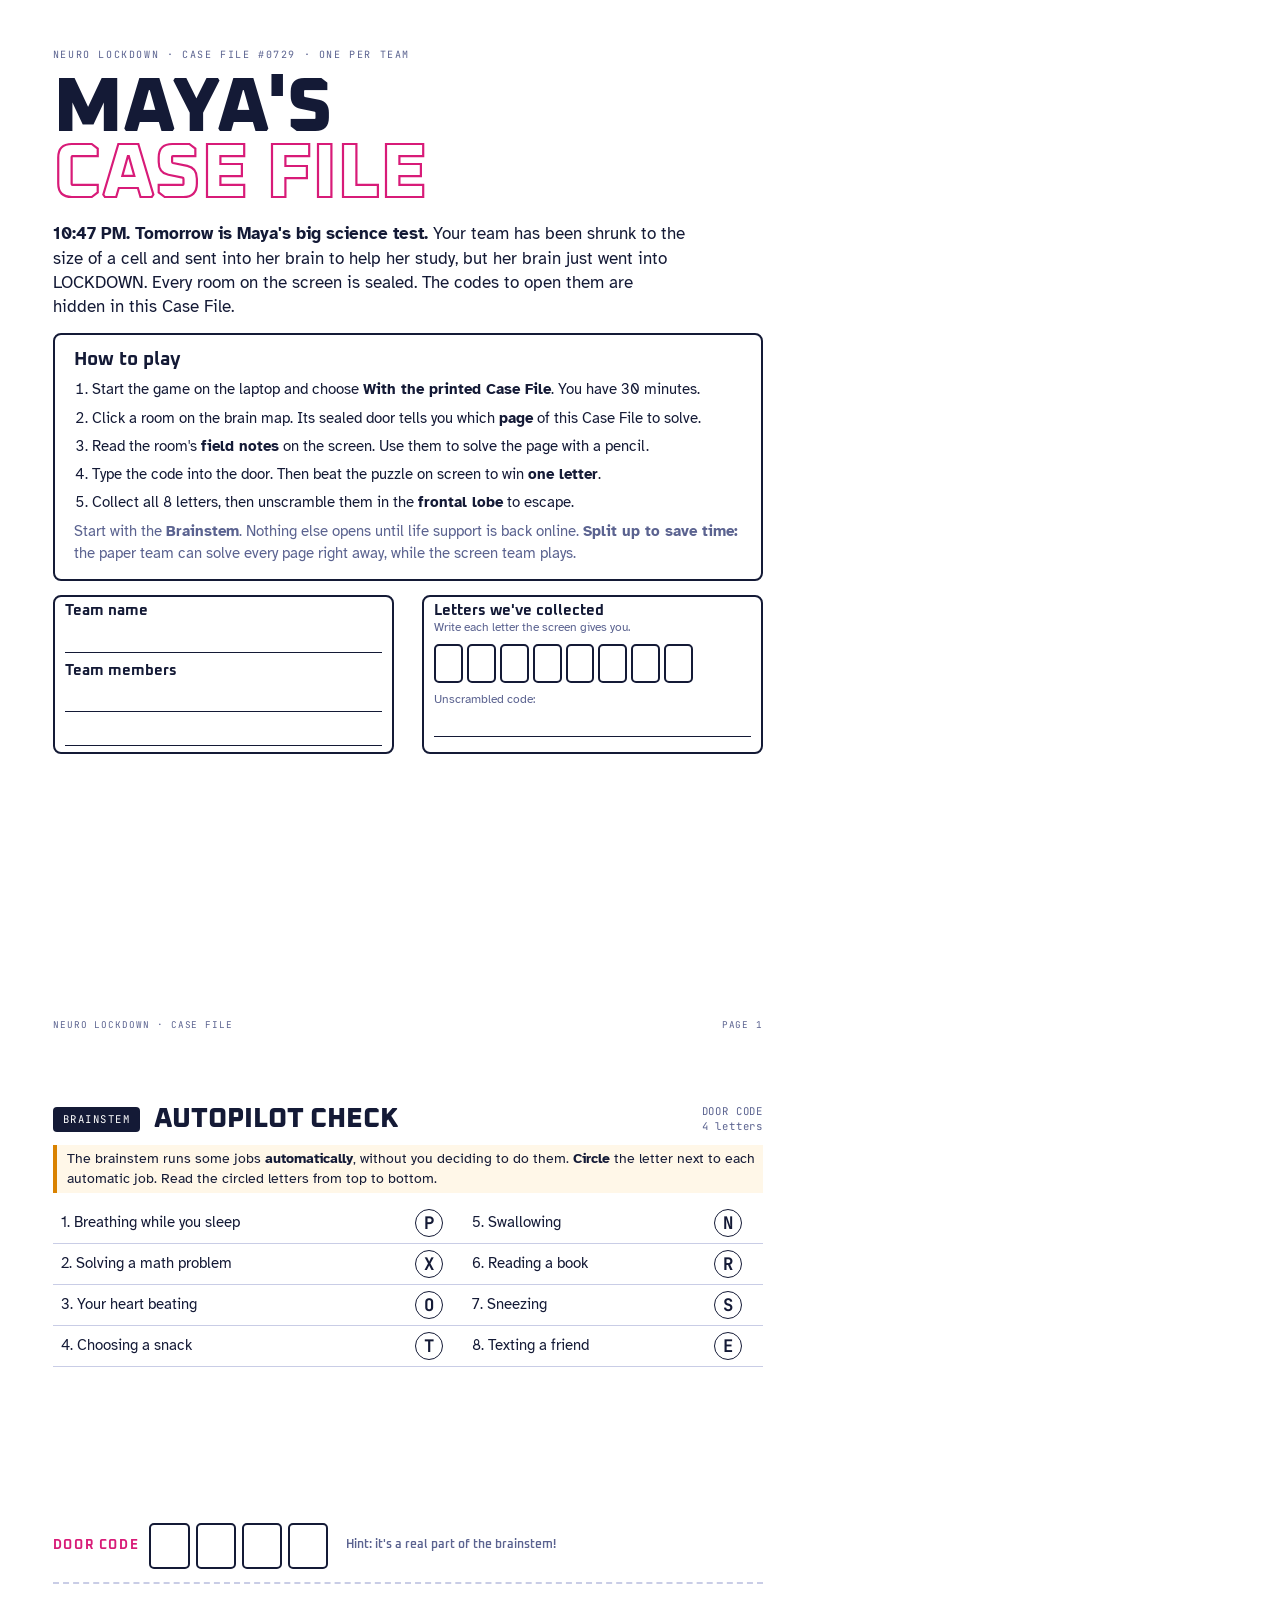
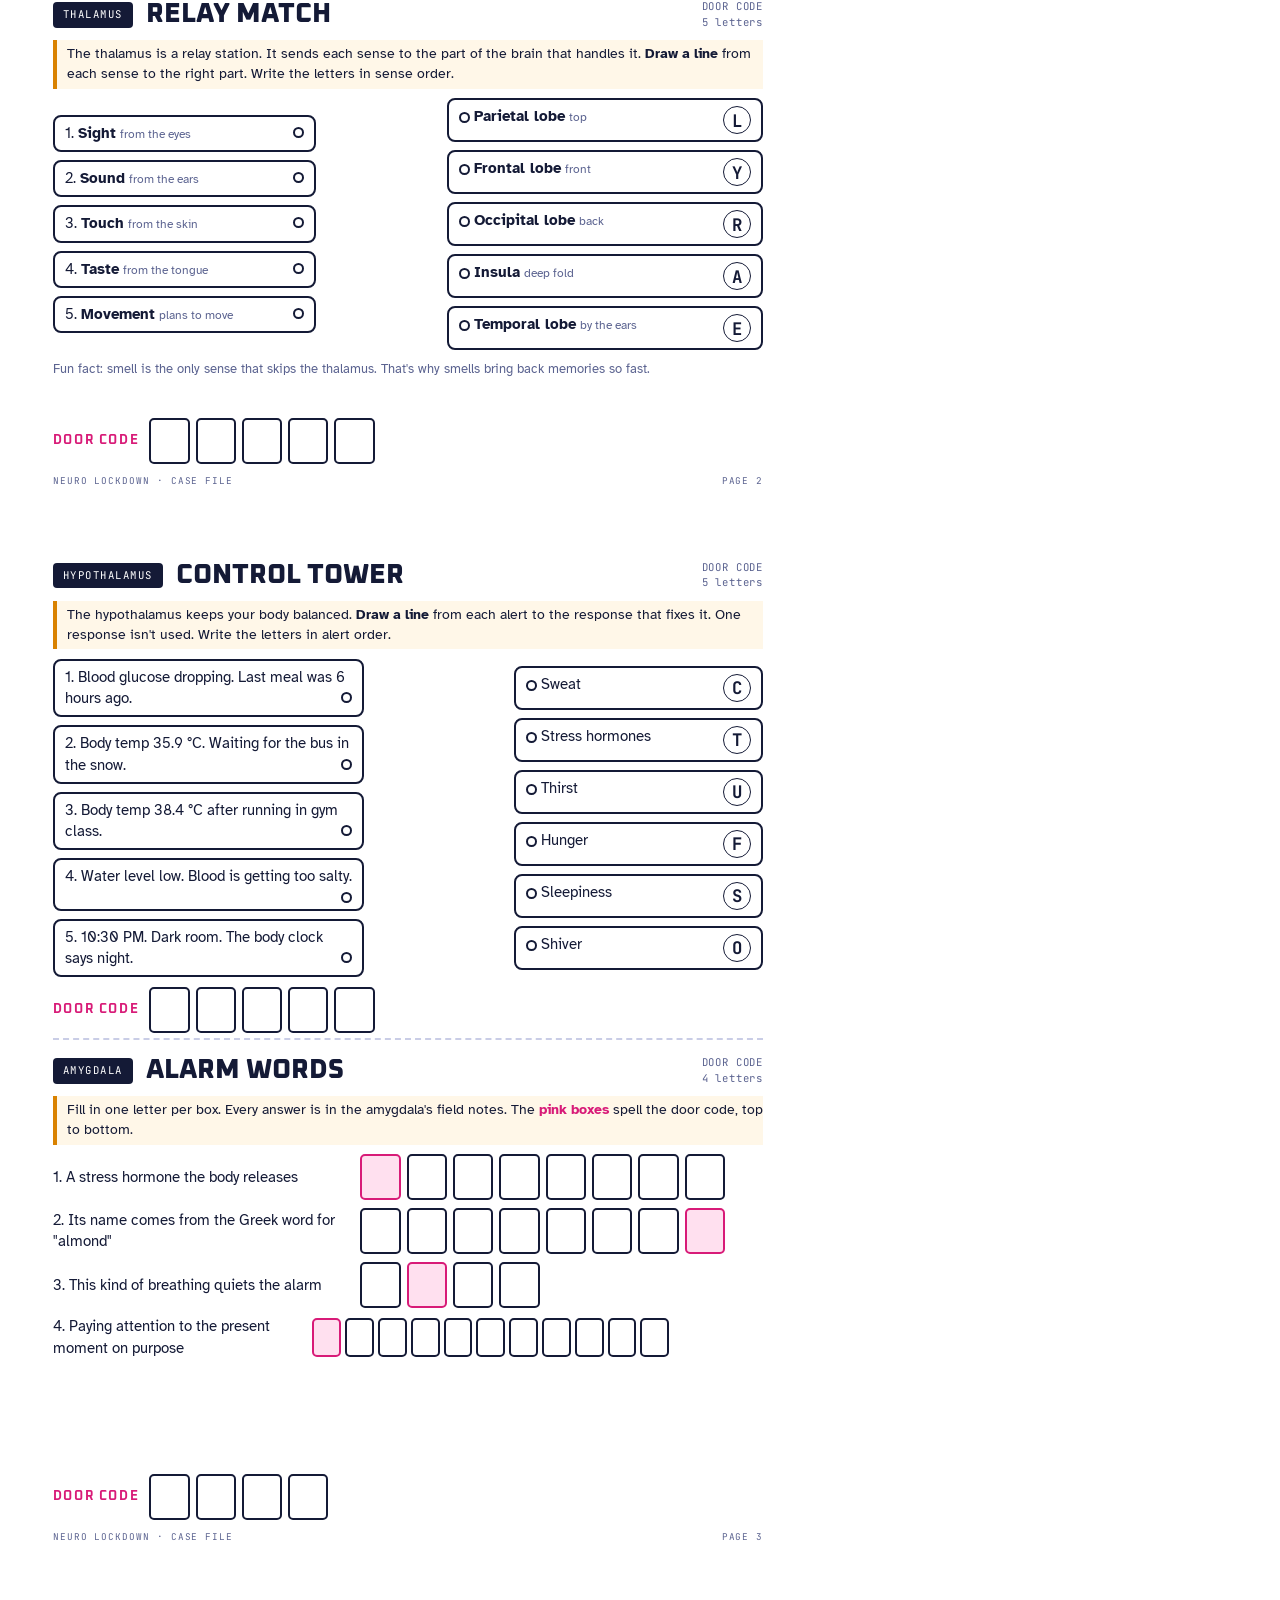
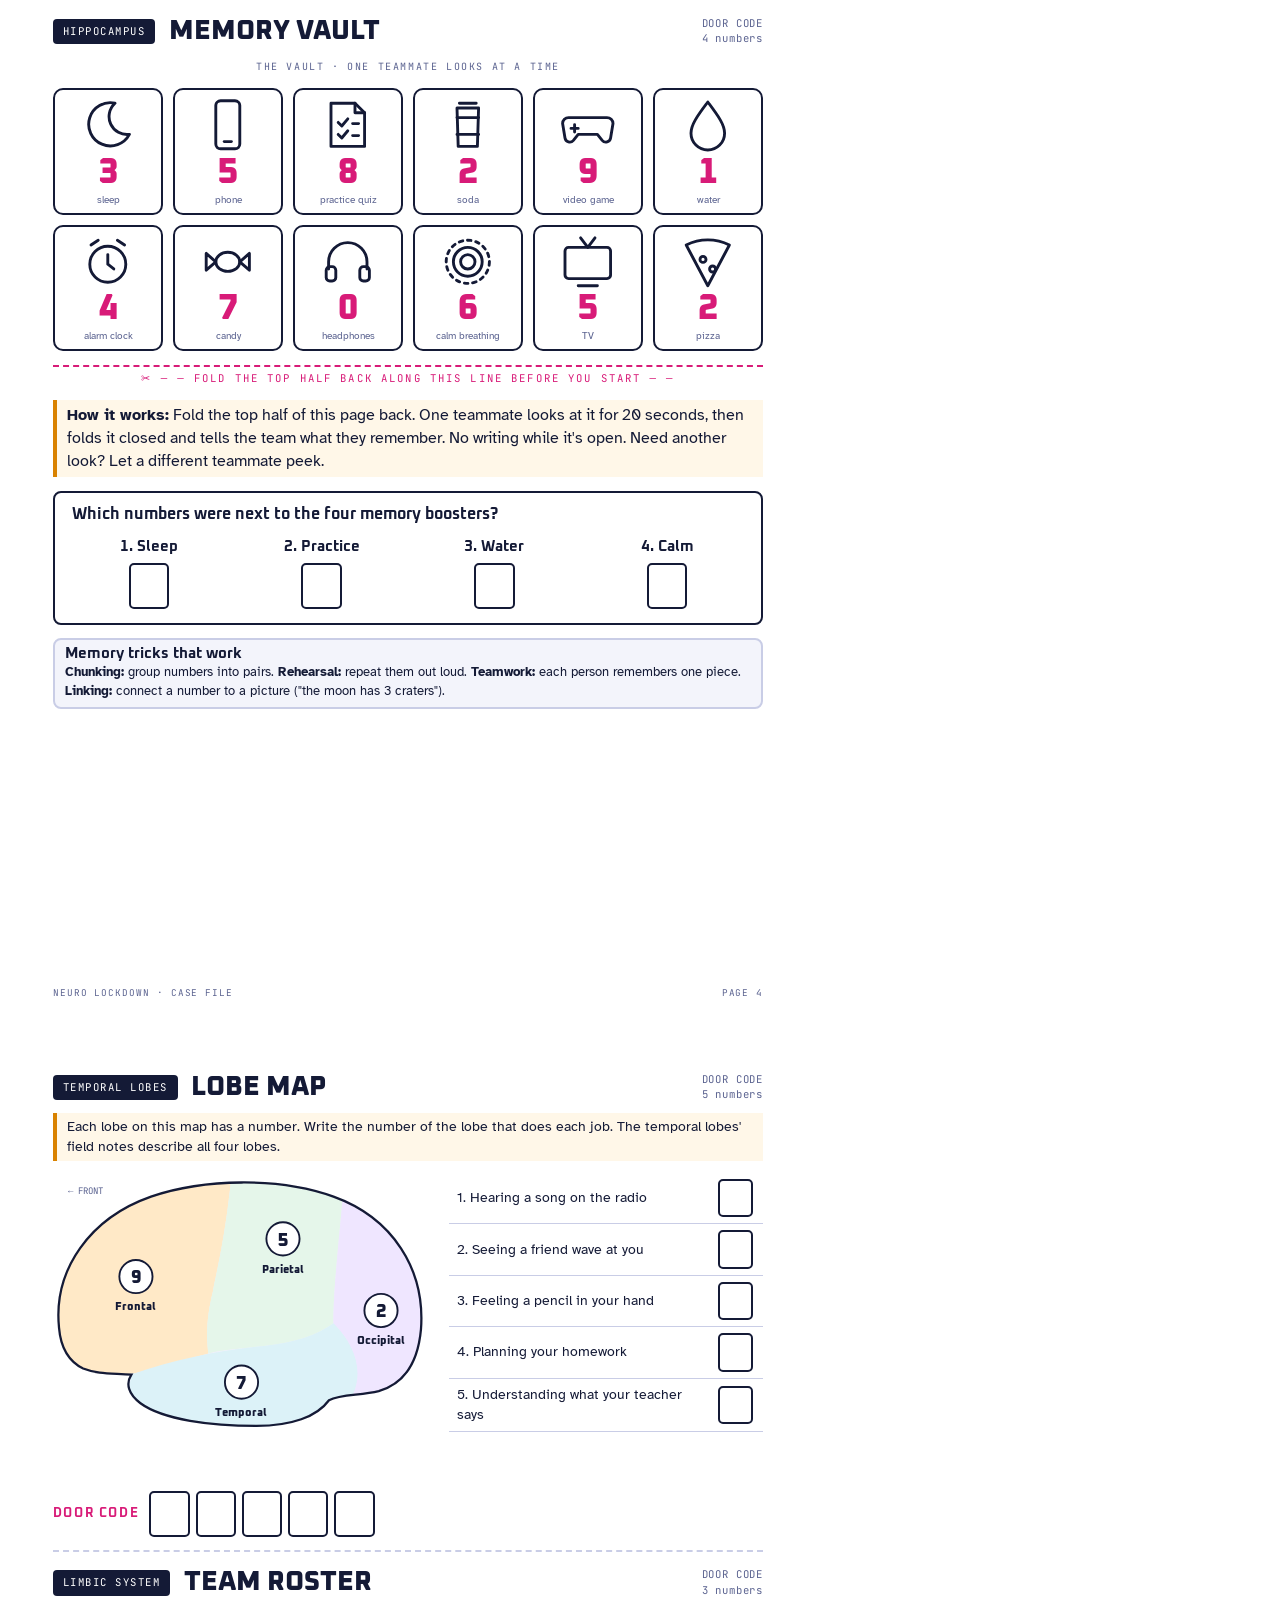
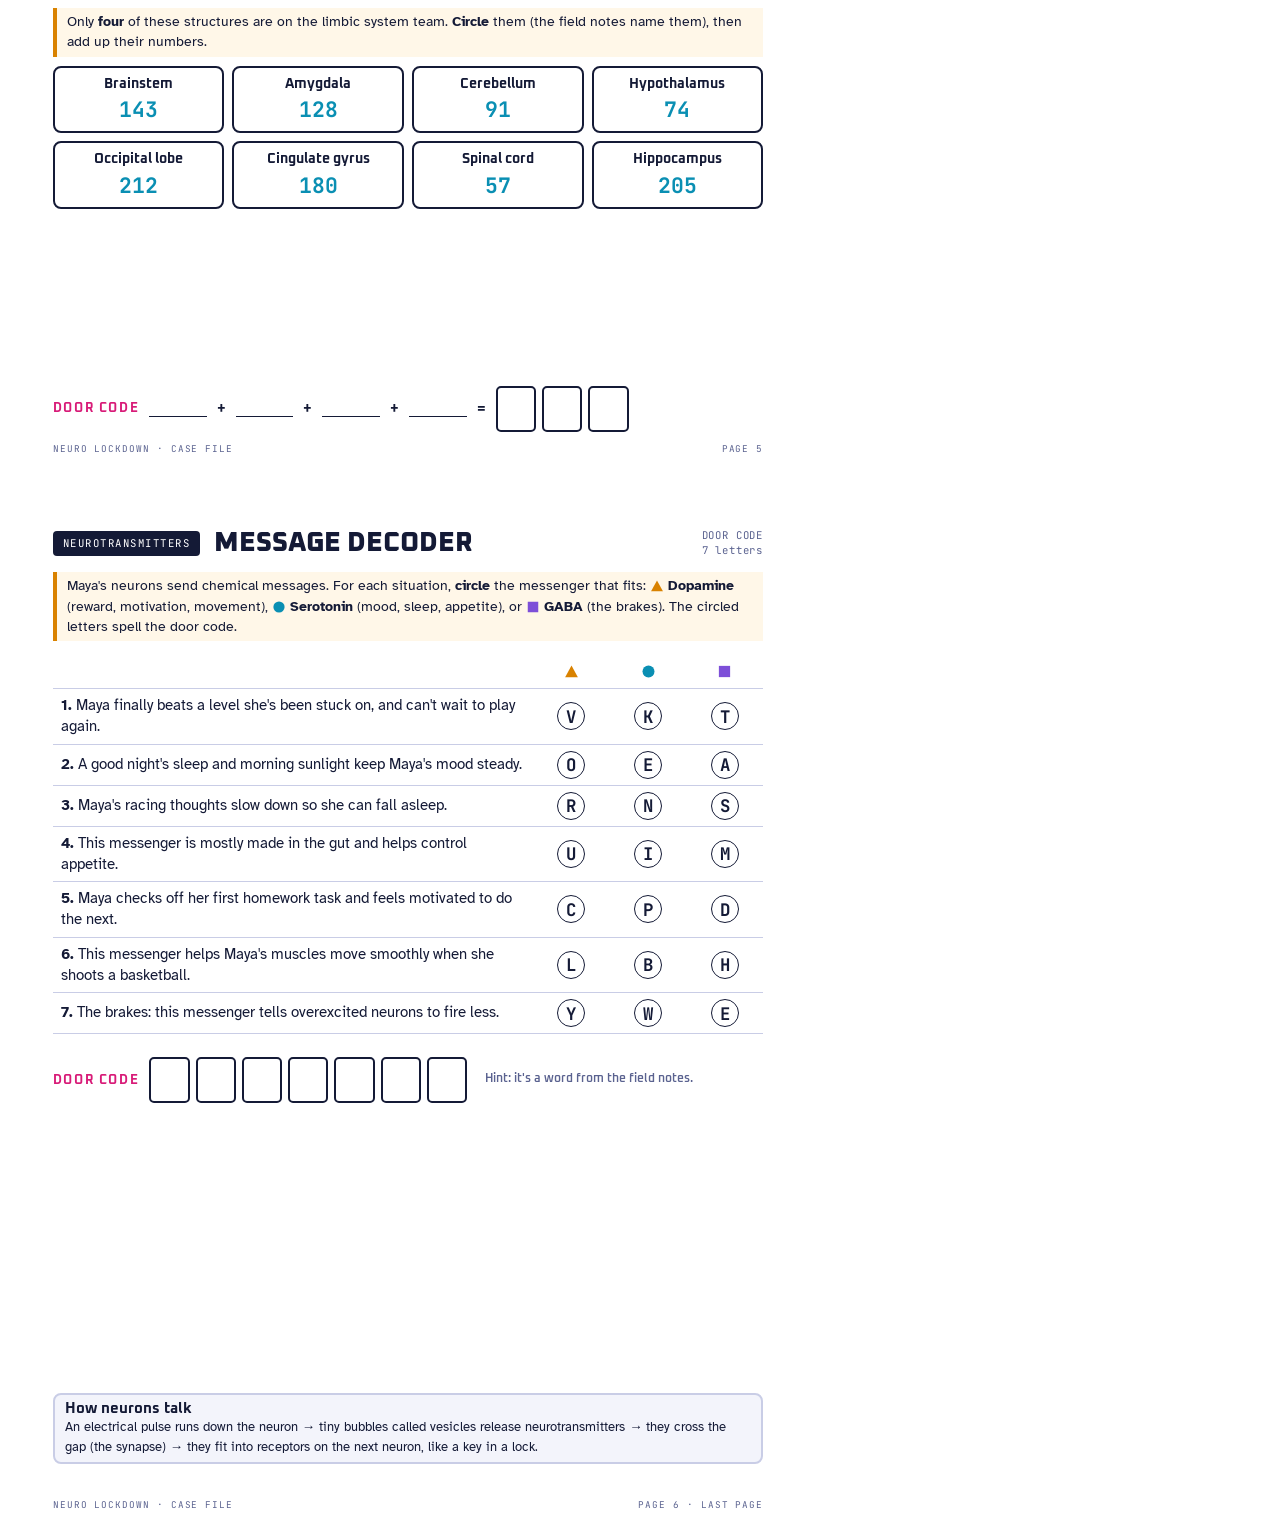
<file: case-file/case.html>
<!doctype html>
<html lang="en">
<head>
<meta charset="utf-8">
<title>Neuro Lockdown Case File</title>
<link rel="stylesheet" href="fonts-local.css">
<style>
@page { size: letter; margin: 0; }
:root{
  --ink:#141a36; --muted:#5b6390; --line:#c9cde6; --tint:#f3f4fb;
  --stain:#d81b78; --signal:#0a8fb3; --heat:#d98200; --purple:#7d4fd8;
  --f-display:"Oxanium","Trebuchet MS",sans-serif; --f-body:"Atkinson Hyperlegible",Verdana,sans-serif; --f-mono:"JetBrains Mono",Consolas,monospace;
}
*{box-sizing:border-box}
html,body{margin:0;background:#fff;color:var(--ink);font:11pt/1.45 var(--f-body);-webkit-print-color-adjust:exact;print-color-adjust:exact}
h1,h2,h3{font-family:var(--f-display);margin:0;line-height:1.1}
p{margin:0}
.page{width:8.5in;height:11in;padding:.5in .55in;position:relative;overflow:hidden;page-break-after:always;display:flex;flex-direction:column;gap:.14in}
.page:last-child{page-break-after:auto}
.eyebrow{font-family:var(--f-mono);font-size:7.5pt;letter-spacing:.16em;text-transform:uppercase;color:var(--muted)}
.foot{position:absolute;bottom:.25in;left:.55in;right:.55in;display:flex;justify-content:space-between;font-family:var(--f-mono);font-size:7pt;color:var(--muted);letter-spacing:.1em}
.pz{flex:1;display:flex;flex-direction:column;gap:.1in;min-height:0}
.pz + .pz{border-top:2px dashed var(--line);padding-top:.16in}
.phead{display:grid;grid-template-columns:auto 1fr auto;gap:.14in;align-items:center}
.room{background:var(--ink);color:#fff;font-family:var(--f-mono);font-size:8pt;letter-spacing:.14em;text-transform:uppercase;padding:5px 10px;border-radius:4px}
.phead h2{font-size:20pt;font-weight:800;text-transform:uppercase}
.door{font-family:var(--f-mono);font-size:8pt;color:var(--muted);text-align:right;letter-spacing:.08em}
.how{font-size:10.5pt;border-left:4px solid var(--heat);padding:4px 0 4px 10px;background:#fff7e8}
.boxes{display:flex;gap:6px;align-items:center;flex-wrap:wrap}
.bx{width:.42in;height:.48in;border:2px solid var(--ink);border-radius:5px;display:grid;place-items:center;font-family:var(--f-mono);font-size:16pt;font-weight:700}
.small .bx{width:.3in;height:.4in;font-size:13pt}
.small{gap:4px;flex-wrap:nowrap}
.bx.sh{background:#ffe0ef;border-color:var(--stain)}
.codeline{display:flex;gap:10px;align-items:center;margin-top:auto;font-family:var(--f-display);font-weight:700}
.codeline .lbl{font-size:10pt;letter-spacing:.12em;text-transform:uppercase;color:var(--stain)}
table{border-collapse:collapse;width:100%}
td,th{padding:6px 8px;border-bottom:1px solid var(--line);vertical-align:middle;text-align:left}
.let{font-family:var(--f-mono);font-weight:700;font-size:13pt;display:inline-grid;place-items:center;width:28px;height:28px;border:1.5px solid var(--ink);border-radius:50%}
.two{display:grid;grid-template-columns:1fr 1fr;gap:.3in}
.dot{display:inline-block;width:11px;height:11px;border-radius:50%;border:2px solid var(--ink);background:#fff;vertical-align:middle}
.card{border:2px solid var(--ink);border-radius:8px;padding:6px 10px}
/* relay map */
.map{position:relative;flex:1;border:2px solid var(--ink);border-radius:10px;min-height:2.6in}
.dest{position:absolute;border:2px solid var(--ink);border-radius:8px;background:#fff;padding:4px 10px;text-align:center;font-family:var(--f-display);font-weight:700;font-size:10pt;line-height:1.2}
.dest small{display:block;font-family:var(--f-body);font-weight:400;font-size:7.5pt;color:var(--muted)}
.thal{position:absolute;left:50%;top:44%;transform:translate(-50%,-50%);width:1.35in;height:.8in;border-radius:50%;border:3px solid var(--stain);background:#fde8f2;display:grid;place-items:center;font-family:var(--f-display);font-weight:800;color:var(--stain);font-size:11pt}
.sense{position:absolute;bottom:.1in;width:1.05in;border:2px solid var(--signal);background:#eaf7fb;border-radius:8px;text-align:center;padding:3px;font-family:var(--f-display);font-weight:700;font-size:10pt}
.sense b{color:var(--signal);font-size:13pt;margin-right:4px}
/* vault */
.vault{display:grid;grid-template-columns:repeat(6,1fr);gap:.1in}
.vi{border:2px solid var(--ink);border-radius:10px;display:flex;flex-direction:column;align-items:center;padding:6px 2px;gap:2px}
.vi svg{width:.6in;height:.6in;fill:none;stroke:var(--ink);stroke-width:2.4;stroke-linecap:round;stroke-linejoin:round}
.vi b{font-family:var(--f-display);font-weight:800;font-size:26pt;line-height:1;color:var(--stain)}
.vi span{font-size:7.5pt;color:var(--muted)}
.fold{border-top:2.5px dashed var(--stain);text-align:center;font-family:var(--f-mono);font-size:8pt;letter-spacing:.2em;color:var(--stain);padding-top:4px}
.struct{border:2px solid var(--ink);border-radius:8px;text-align:center;padding:6px 4px}
.struct b{font-family:var(--f-display);display:block;font-size:10.5pt}
.struct span{font-family:var(--f-mono);font-weight:700;font-size:16pt;color:var(--signal)}
.blank{display:inline-block;border-bottom:1.5px solid var(--ink);min-width:.6in;height:1.1em}
.shape{display:inline-block;vertical-align:-3px}
.cover-title{font-family:var(--f-display);font-weight:800;font-size:58pt;line-height:.86;text-transform:uppercase}
.cover-title span{display:block;color:transparent;-webkit-text-stroke:2.2px var(--stain)}
ol.steps{margin:0;padding-left:1.2em;display:grid;gap:6px;font-size:11.5pt}
</style>
</head>
<body>
<svg width="0" height="0" style="position:absolute">
  <symbol id="i-moon" viewBox="0 0 48 48"><path d="M30 6a18 18 0 1 0 12 26A15 15 0 0 1 30 6z"/></symbol>
  <symbol id="i-quiz" viewBox="0 0 48 48"><path d="M10 6h20l8 8v28H10z"/><path d="M30 6v8h8"/><path d="M16 22l3 3 5-6M16 32l3 3 5-6M28 23h5M28 33h5"/></symbol>
  <symbol id="i-drop" viewBox="0 0 48 48"><path d="M24 5c9 12 14 19 14 26a14 14 0 0 1-28 0c0-7 5-14 14-26z"/></symbol>
  <symbol id="i-calm" viewBox="0 0 48 48"><circle cx="24" cy="24" r="6"/><circle cx="24" cy="24" r="12"/><circle cx="24" cy="24" r="18" stroke-dasharray="3 4"/></symbol>
  <symbol id="i-phone" viewBox="0 0 48 48"><rect x="14" y="4" width="20" height="40" rx="4"/><path d="M21 38h6"/></symbol>
  <symbol id="i-soda" viewBox="0 0 48 48"><path d="M15 10h18l-1 32H16z"/><path d="M17 6h14M15 18h18M15 32h18"/></symbol>
  <symbol id="i-game" viewBox="0 0 48 48"><path d="M8 18h32a5 5 0 0 1 5 5l-2 12a4 4 0 0 1-7 2l-4-5H16l-4 5a4 4 0 0 1-7-2L3 23a5 5 0 0 1 5-5z"/><path d="M13 24v6M10 27h6"/></symbol>
  <symbol id="i-clock" viewBox="0 0 48 48"><circle cx="24" cy="26" r="15"/><path d="M24 18v8l5 4M10 10l6-4M38 10l-6-4"/></symbol>
  <symbol id="i-candy" viewBox="0 0 48 48"><ellipse cx="24" cy="24" rx="10" ry="8"/><path d="M14 24l-8-7v14zM34 24l8-7v14z"/></symbol>
  <symbol id="i-head" viewBox="0 0 48 48"><path d="M8 30v-6a16 16 0 0 1 32 0v6"/><rect x="6" y="28" width="8" height="12" rx="3"/><rect x="34" y="28" width="8" height="12" rx="3"/></symbol>
  <symbol id="i-tv" viewBox="0 0 48 48"><rect x="5" y="12" width="38" height="26" rx="3"/><path d="M18 4l6 8 6-8M16 44h16"/></symbol>
  <symbol id="i-pizza" viewBox="0 0 48 48"><path d="M24 44L6 10a40 40 0 0 1 36 0z"/><circle cx="20" cy="22" r="2.5"/><circle cx="28" cy="30" r="2.5"/></symbol>
  <symbol id="s-tri" viewBox="0 0 40 40"><path d="M20 4L37 35H3z"/></symbol>
  <symbol id="s-cir" viewBox="0 0 40 40"><circle cx="20" cy="20" r="16"/></symbol>
  <symbol id="s-sq" viewBox="0 0 40 40"><rect x="5" y="5" width="30" height="30"/></symbol>
</svg>

<!-- PAGE 1 -->
<section class="page">
  <p class="eyebrow">Neuro Lockdown · Case File #0729 · one per team</p>
  <h1 class="cover-title">Maya's<span>Case File</span></h1>
  <p style="font-size:12.5pt;max-width:6.6in"><b>10:47 PM. Tomorrow is Maya's big science test.</b> Your team has been shrunk to the size of a cell and sent into her brain to help her study, but her brain just went into LOCKDOWN. Every room on the screen is sealed. The codes to open them are hidden in this Case File.</p>
  <div class="card" style="padding:.16in .2in">
    <h3 style="font-size:14pt;margin-bottom:8px">How to play</h3>
    <ol class="steps">
      <li>Start the game on the laptop and choose <b>With the printed Case File</b>. You have 30 minutes.</li>
      <li>Click a room on the brain map. Its sealed door tells you which <b>page</b> of this Case File to solve.</li>
      <li>Read the room's <b>field notes</b> on the screen. Use them to solve the page with a pencil.</li>
      <li>Type the code into the door. Then beat the puzzle on screen to win <b>one letter</b>.</li>
      <li>Collect all 8 letters, then unscramble them in the <b>frontal lobe</b> to escape.</li>
    </ol>
    <p style="margin-top:8px;color:var(--muted)">Start with the <b>Brainstem</b>. Nothing else opens until life support is back online. <b>Split up to save time:</b> the paper team can solve every page right away, while the screen team plays.</p>
  </div>
  <div class="two">
    <div class="card"><h3 style="font-size:11pt">Team name</h3><div style="border-bottom:1.5px solid var(--ink);height:.35in"></div><h3 style="font-size:11pt;margin-top:10px">Team members</h3><div style="border-bottom:1.5px solid var(--ink);height:.35in"></div><div style="border-bottom:1.5px solid var(--ink);height:.35in"></div></div>
    <div class="card"><h3 style="font-size:11pt">Letters we've collected</h3><p style="font-size:9pt;color:var(--muted)">Write each letter the screen gives you.</p><div class="boxes small" style="margin-top:8px"><span class="bx"></span><span class="bx"></span><span class="bx"></span><span class="bx"></span><span class="bx"></span><span class="bx"></span><span class="bx"></span><span class="bx"></span></div><p style="font-size:9pt;color:var(--muted);margin-top:8px">Unscrambled code:</p><div style="border-bottom:1.5px solid var(--ink);height:.3in"></div></div>
  </div>
  <div class="foot"><span>NEURO LOCKDOWN · CASE FILE</span><span>PAGE 1</span></div>
</section>

<!-- PAGE 2 -->
<section class="page">
  <div class="pz">
    <div class="phead"><span class="room">Brainstem</span><h2>Autopilot Check</h2><span class="door">DOOR CODE<br>4 letters</span></div>
    <p class="how">The brainstem runs some jobs <b>automatically</b>, without you deciding to do them. <b>Circle</b> the letter next to each automatic job. Read the circled letters from top to bottom.</p>
    <table style="font-size:11pt">
      <tr><td>1. Breathing while you sleep</td><td style="width:.6in"><span class="let">P</span></td><td>5. Swallowing</td><td style="width:.6in"><span class="let">N</span></td></tr>
      <tr><td>2. Solving a math problem</td><td><span class="let">X</span></td><td>6. Reading a book</td><td><span class="let">R</span></td></tr>
      <tr><td>3. Your heart beating</td><td><span class="let">O</span></td><td>7. Sneezing</td><td><span class="let">S</span></td></tr>
      <tr><td>4. Choosing a snack</td><td><span class="let">T</span></td><td>8. Texting a friend</td><td><span class="let">E</span></td></tr>
    </table>
    <div class="codeline"><span class="lbl">Door code</span><div class="boxes"><span class="bx"></span><span class="bx"></span><span class="bx"></span><span class="bx"></span></div><span style="font-weight:400;font-size:9pt;color:var(--muted);margin-left:8px">Hint: it's a real part of the brainstem!</span></div>
  </div>
  <div class="pz">
    <div class="phead"><span class="room">Thalamus</span><h2>Relay Match</h2><span class="door">DOOR CODE<br>5 letters</span></div>
    <p class="how">The thalamus is a relay station. It sends each sense to the part of the brain that handles it. <b>Draw a line</b> from each sense to the right part. Write the letters in sense order.</p>
    <div style="display:grid;grid-template-columns:1fr .5fr 1.2fr;align-items:center">
      <div style="display:grid;gap:8px">
        <div class="card">1. <b>Sight</b> <small style="color:var(--muted)">from the eyes</small><span class="dot" style="float:right;margin-top:4px"></span></div>
        <div class="card">2. <b>Sound</b> <small style="color:var(--muted)">from the ears</small><span class="dot" style="float:right;margin-top:4px"></span></div>
        <div class="card">3. <b>Touch</b> <small style="color:var(--muted)">from the skin</small><span class="dot" style="float:right;margin-top:4px"></span></div>
        <div class="card">4. <b>Taste</b> <small style="color:var(--muted)">from the tongue</small><span class="dot" style="float:right;margin-top:4px"></span></div>
        <div class="card">5. <b>Movement</b> <small style="color:var(--muted)">plans to move</small><span class="dot" style="float:right;margin-top:4px"></span></div>
      </div>
      <div></div>
      <div style="display:grid;gap:8px">
        <div class="card"><span class="dot"></span> <b>Parietal lobe</b> <small style="color:var(--muted)">top</small><span class="let" style="float:right">L</span></div>
        <div class="card"><span class="dot"></span> <b>Frontal lobe</b> <small style="color:var(--muted)">front</small><span class="let" style="float:right">Y</span></div>
        <div class="card"><span class="dot"></span> <b>Occipital lobe</b> <small style="color:var(--muted)">back</small><span class="let" style="float:right">R</span></div>
        <div class="card"><span class="dot"></span> <b>Insula</b> <small style="color:var(--muted)">deep fold</small><span class="let" style="float:right">A</span></div>
        <div class="card"><span class="dot"></span> <b>Temporal lobe</b> <small style="color:var(--muted)">by the ears</small><span class="let" style="float:right">E</span></div>
      </div>
    </div>
    <p style="font-size:9.5pt;color:var(--muted)">Fun fact: smell is the only sense that skips the thalamus. That's why smells bring back memories so fast.</p>
    <div class="codeline"><span class="lbl">Door code</span><div class="boxes"><span class="bx"></span><span class="bx"></span><span class="bx"></span><span class="bx"></span><span class="bx"></span></div></div>
  </div>
  <div class="foot"><span>NEURO LOCKDOWN · CASE FILE</span><span>PAGE 2</span></div>
</section>

<!-- PAGE 3 -->
<section class="page">
  <div class="pz">
    <div class="phead"><span class="room">Hypothalamus</span><h2>Control Tower</h2><span class="door">DOOR CODE<br>5 letters</span></div>
    <p class="how">The hypothalamus keeps your body balanced. <b>Draw a line</b> from each alert to the response that fixes it. One response isn't used. Write the letters in alert order.</p>
    <div style="display:grid;grid-template-columns:1.25fr .6fr 1fr;align-items:center">
      <div style="display:grid;gap:8px">
        <div class="card">1. Blood glucose dropping. Last meal was 6 hours ago. <span class="dot" style="float:right;margin-top:4px"></span></div>
        <div class="card">2. Body temp 35.9 °C. Waiting for the bus in the snow. <span class="dot" style="float:right;margin-top:4px"></span></div>
        <div class="card">3. Body temp 38.4 °C after running in gym class. <span class="dot" style="float:right;margin-top:4px"></span></div>
        <div class="card">4. Water level low. Blood is getting too salty. <span class="dot" style="float:right;margin-top:4px"></span></div>
        <div class="card">5. 10:30 PM. Dark room. The body clock says night. <span class="dot" style="float:right;margin-top:4px"></span></div>
      </div>
      <div></div>
      <div style="display:grid;gap:8px">
        <div class="card"><span class="dot"></span> Sweat <span class="let" style="float:right">C</span></div>
        <div class="card"><span class="dot"></span> Stress hormones <span class="let" style="float:right">T</span></div>
        <div class="card"><span class="dot"></span> Thirst <span class="let" style="float:right">U</span></div>
        <div class="card"><span class="dot"></span> Hunger <span class="let" style="float:right">F</span></div>
        <div class="card"><span class="dot"></span> Sleepiness <span class="let" style="float:right">S</span></div>
        <div class="card"><span class="dot"></span> Shiver <span class="let" style="float:right">O</span></div>
      </div>
    </div>
    <div class="codeline"><span class="lbl">Door code</span><div class="boxes"><span class="bx"></span><span class="bx"></span><span class="bx"></span><span class="bx"></span><span class="bx"></span></div></div>
  </div>
  <div class="pz">
    <div class="phead"><span class="room">Amygdala</span><h2>Alarm Words</h2><span class="door">DOOR CODE<br>4 letters</span></div>
    <p class="how">Fill in one letter per box. Every answer is in the amygdala's field notes. The <b style="color:var(--stain)">pink boxes</b> spell the door code, top to bottom.</p>
    <div style="display:grid;gap:8px">
      <div style="display:grid;grid-template-columns:3.1in 1fr;align-items:center;gap:10px"><span>1. A stress hormone the body releases</span><div class="boxes"><span class="bx sh"></span><span class="bx"></span><span class="bx"></span><span class="bx"></span><span class="bx"></span><span class="bx"></span><span class="bx"></span><span class="bx"></span></div></div>
      <div style="display:grid;grid-template-columns:3.1in 1fr;align-items:center;gap:10px"><span>2. Its name comes from the Greek word for "almond"</span><div class="boxes"><span class="bx"></span><span class="bx"></span><span class="bx"></span><span class="bx"></span><span class="bx"></span><span class="bx"></span><span class="bx"></span><span class="bx sh"></span></div></div>
      <div style="display:grid;grid-template-columns:3.1in 1fr;align-items:center;gap:10px"><span>3. This kind of breathing quiets the alarm</span><div class="boxes"><span class="bx"></span><span class="bx sh"></span><span class="bx"></span><span class="bx"></span></div></div>
      <div style="display:grid;grid-template-columns:2.6in 1fr;align-items:center;gap:10px"><span>4. Paying attention to the present moment on purpose</span><div class="boxes small"><span class="bx sh"></span><span class="bx"></span><span class="bx"></span><span class="bx"></span><span class="bx"></span><span class="bx"></span><span class="bx"></span><span class="bx"></span><span class="bx"></span><span class="bx"></span><span class="bx"></span></div></div>
    </div>
    <div class="codeline"><span class="lbl">Door code</span><div class="boxes"><span class="bx"></span><span class="bx"></span><span class="bx"></span><span class="bx"></span></div></div>
  </div>
  <div class="foot"><span>NEURO LOCKDOWN · CASE FILE</span><span>PAGE 3</span></div>
</section>

<!-- PAGE 4 -->
<section class="page">
  <div class="phead"><span class="room">Hippocampus</span><h2>Memory Vault</h2><span class="door">DOOR CODE<br>4 numbers</span></div>
  <p class="eyebrow" style="text-align:center">The vault · one teammate looks at a time</p>
  <div class="vault" id="vault"></div>
  <div class="fold">✂ ─ ─ FOLD THE TOP HALF BACK ALONG THIS LINE BEFORE YOU START ─ ─</div>
  <p class="how" style="font-size:12pt"><b>How it works:</b> Fold the top half of this page back. One teammate looks at it for 20 seconds, then folds it closed and tells the team what they remember. No writing while it's open. Need another look? Let a different teammate peek.</p>
  <div class="card" style="padding:.14in .18in">
    <h3 style="font-size:12pt">Which numbers were next to the four memory boosters?</h3>
    
    <div style="display:grid;grid-template-columns:repeat(4,1fr);gap:.2in;margin-top:12px;text-align:center">
      <div><b style="font-family:var(--f-display)">1. Sleep</b><div class="bx" style="margin:6px auto 0"></div></div>
      <div><b style="font-family:var(--f-display)">2. Practice</b><div class="bx" style="margin:6px auto 0"></div></div>
      <div><b style="font-family:var(--f-display)">3. Water</b><div class="bx" style="margin:6px auto 0"></div></div>
      <div><b style="font-family:var(--f-display)">4. Calm</b><div class="bx" style="margin:6px auto 0"></div></div>
    </div>
  </div>
  <div class="card" style="background:var(--tint);border-color:var(--line)">
    <h3 style="font-size:11pt">Memory tricks that work</h3>
    <p style="font-size:10pt"><b>Chunking:</b> group numbers into pairs. <b>Rehearsal:</b> repeat them out loud. <b>Teamwork:</b> each person remembers one piece. <b>Linking:</b> connect a number to a picture ("the moon has 3 craters").</p>
  </div>
  <div class="foot"><span>NEURO LOCKDOWN · CASE FILE</span><span>PAGE 4</span></div>
</section>

<!-- PAGE 5 -->
<section class="page">
  <div class="pz">
    <div class="phead"><span class="room">Temporal lobes</span><h2>Lobe Map</h2><span class="door">DOOR CODE<br>5 numbers</span></div>
    <p class="how">Each lobe on this map has a number. Write the number of the lobe that does each job. The temporal lobes' field notes describe all four lobes.</p>
    <div style="display:grid;grid-template-columns:1.2fr 1fr;gap:.2in;align-items:center">
      <svg viewBox="80 30 500 350" style="width:100%;height:auto">
        <defs><clipPath id="cc"><path d="M88,238 C80,160 130,92 210,64 C280,40 380,38 452,64 C530,92 574,160 568,240 C564,284 546,312 512,322 C488,328 462,326 446,334 C430,356 396,368 350,368 C290,368 226,360 196,338 C180,326 176,312 184,300 C160,298 140,300 120,292 C100,282 90,262 88,238 Z"/></clipPath></defs>
        <g clip-path="url(#cc)">
          <rect x="0" y="0" width="700" height="500" fill="#eef0fa"/>
          <path d="M0,0 H320 C312,100 300,150 292,190 C286,215 282,240 286,272 L190,298 L0,320 Z" fill="#ffe9c7"/>
          <path d="M320,0 H470 C460,120 452,180 452,232 C430,248 400,258 360,262 C320,266 300,268 286,272 C282,240 286,215 292,190 C300,150 312,100 320,0 Z" fill="#e5f6ea"/>
          <path d="M470,0 H700 V500 H470 C480,320 452,280 452,232 C452,180 460,120 470,0 Z" fill="#efe6ff"/>
          <path d="M184,300 C240,280 300,268 360,262 C400,258 430,248 452,232 C482,262 494,300 474,334 L474,500 L150,500 Z" fill="#dcf2f8"/>
        </g>
        <path d="M88,238 C80,160 130,92 210,64 C280,40 380,38 452,64 C530,92 574,160 568,240 C564,284 546,312 512,322 C488,328 462,326 446,334 C430,356 396,368 350,368 C290,368 226,360 196,338 C180,326 176,312 184,300 C160,298 140,300 120,292 C100,282 90,262 88,238 Z" fill="none" stroke="#141a36" stroke-width="3"/>
        <g font-family="Oxanium, sans-serif" font-weight="800" text-anchor="middle" fill="#141a36">
          <circle cx="190" cy="170" r="22" fill="#fff" stroke="#141a36" stroke-width="2.5"/><text x="190" y="179" font-size="24">9</text><text x="190" y="215" font-size="15">Frontal</text>
          <circle cx="385" cy="120" r="22" fill="#fff" stroke="#141a36" stroke-width="2.5"/><text x="385" y="129" font-size="24">5</text><text x="385" y="165" font-size="15">Parietal</text>
          <circle cx="515" cy="215" r="22" fill="#fff" stroke="#141a36" stroke-width="2.5"/><text x="515" y="224" font-size="24">2</text><text x="515" y="260" font-size="15">Occipital</text>
          <circle cx="330" cy="310" r="22" fill="#fff" stroke="#141a36" stroke-width="2.5"/><text x="330" y="319" font-size="24">7</text><text x="330" y="355" font-size="15">Temporal</text>
        </g>
        <text x="100" y="60" font-family="JetBrains Mono, monospace" font-size="12" fill="#5b6390">← FRONT</text>
      </svg>
      <table style="font-size:10.5pt">
        <tr><td>1. Hearing a song on the radio</td><td style="width:.55in"><span class="bx" style="width:.36in;height:.4in"></span></td></tr>
        <tr><td>2. Seeing a friend wave at you</td><td><span class="bx" style="width:.36in;height:.4in"></span></td></tr>
        <tr><td>3. Feeling a pencil in your hand</td><td><span class="bx" style="width:.36in;height:.4in"></span></td></tr>
        <tr><td>4. Planning your homework</td><td><span class="bx" style="width:.36in;height:.4in"></span></td></tr>
        <tr><td>5. Understanding what your teacher says</td><td><span class="bx" style="width:.36in;height:.4in"></span></td></tr>
      </table>
    </div>
    <div class="codeline"><span class="lbl">Door code</span><div class="boxes"><span class="bx"></span><span class="bx"></span><span class="bx"></span><span class="bx"></span><span class="bx"></span></div></div>
  </div>
  <div class="pz">
    <div class="phead"><span class="room">Limbic system</span><h2>Team Roster</h2><span class="door">DOOR CODE<br>3 numbers</span></div>
    <p class="how">Only <b>four</b> of these structures are on the limbic system team. <b>Circle</b> them (the field notes name them), then add up their numbers.</p>
    <div style="display:grid;grid-template-columns:repeat(4,1fr);gap:8px" id="limbic"></div>
    <div class="codeline"><span class="lbl">Door code</span><span class="blank"></span>+<span class="blank"></span>+<span class="blank"></span>+<span class="blank"></span>=<div class="boxes"><span class="bx"></span><span class="bx"></span><span class="bx"></span></div></div>
  </div>
  <div class="foot"><span>NEURO LOCKDOWN · CASE FILE</span><span>PAGE 5</span></div>
</section>

<!-- PAGE 6 -->
<section class="page">
  <div class="phead"><span class="room">Neurotransmitters</span><h2>Message Decoder</h2><span class="door">DOOR CODE<br>7 letters</span></div>
  <p class="how">Maya's neurons send chemical messages. For each situation, <b>circle</b> the messenger that fits: <svg class="shape" width="14" height="14"><use href="#s-tri" fill="var(--heat)"/></svg> <b>Dopamine</b> (reward, motivation, movement), <svg class="shape" width="14" height="14"><use href="#s-cir" fill="var(--signal)"/></svg> <b>Serotonin</b> (mood, sleep, appetite), or <svg class="shape" width="14" height="14"><use href="#s-sq" fill="var(--purple)"/></svg> <b>GABA</b> (the brakes). The circled letters spell the door code.</p>
  <table id="syn" style="font-size:11pt"></table>
  <div class="codeline" style="margin-top:.1in"><span class="lbl">Door code</span><div class="boxes"><span class="bx"></span><span class="bx"></span><span class="bx"></span><span class="bx"></span><span class="bx"></span><span class="bx"></span><span class="bx"></span></div><span style="font-weight:400;font-size:9pt;color:var(--muted);margin-left:8px">Hint: it's a word from the field notes.</span></div>
  <div class="card" style="background:var(--tint);border-color:var(--line);margin-top:auto;margin-bottom:.25in">
    <h3 style="font-size:11pt">How neurons talk</h3>
    <p style="font-size:10pt">An electrical pulse runs down the neuron → tiny bubbles called vesicles release neurotransmitters → they cross the gap (the synapse) → they fit into receptors on the next neuron, like a key in a lock.</p>
  </div>
  <div class="foot"><span>NEURO LOCKDOWN · CASE FILE</span><span>PAGE 6 · LAST PAGE</span></div>
</section>

<script>
const V = [["moon", 3, "sleep"], ["phone", 5, "phone"], ["quiz", 8, "practice quiz"], ["soda", 2, "soda"], ["game", 9, "video game"], ["drop", 1, "water"], ["clock", 4, "alarm clock"], ["candy", 7, "candy"], ["head", 0, "headphones"], ["calm", 6, "calm breathing"], ["tv", 5, "TV"], ["pizza", 2, "pizza"]];
document.getElementById("vault").innerHTML = V.map(v => `<div class="vi"><svg viewBox="0 0 48 48"><use href="#i-${v[0]}"/></svg><b>${v[1]}</b><span>${v[2]}</span></div>`).join("");
const L = [["Brainstem", 143], ["Amygdala", 128], ["Cerebellum", 91], ["Hypothalamus", 74], ["Occipital lobe", 212], ["Cingulate gyrus", 180], ["Spinal cord", 57], ["Hippocampus", 205]];
document.getElementById("limbic").innerHTML = L.map(l => `<div class="struct"><b>${l[0]}</b><span>${l[1]}</span></div>`).join("");
const SY = [["Maya finally beats a level she's been stuck on, and can't wait to play again.", "V", "K", "T"], ["A good night's sleep and morning sunlight keep Maya's mood steady.", "O", "E", "A"], ["Maya's racing thoughts slow down so she can fall asleep.", "R", "N", "S"], ["This messenger is mostly made in the gut and helps control appetite.", "U", "I", "M"], ["Maya checks off her first homework task and feels motivated to do the next.", "C", "P", "D"], ["This messenger helps Maya's muscles move smoothly when she shoots a basketball.", "L", "B", "H"], ["The brakes: this messenger tells overexcited neurons to fire less.", "Y", "W", "E"]];
const sh = (id, c) => `<svg class="shape" width="15" height="15"><use href="#${id}" fill="${c}"/></svg>`;
document.getElementById("syn").innerHTML = `<tr><th></th><th style="text-align:center;width:.8in">${sh("s-tri","var(--heat)")}</th><th style="text-align:center;width:.8in">${sh("s-cir","var(--signal)")}</th><th style="text-align:center;width:.8in">${sh("s-sq","var(--purple)")}</th></tr>` +
  SY.map((r, i) => `<tr><td><b>${i + 1}.</b> ${r[0]}</td>${r.slice(1).map(l => `<td style="text-align:center"><span class="let">${l}</span></td>`).join("")}</tr>`).join("");
</script>
</body>
</html>
</file>
<file: case-file/fonts-local.css>
@font-face {
  font-family: 'Atkinson Hyperlegible';
  font-style: italic;
  font-weight: 400;
  font-display: swap;
  src: url(fonts/9Bt43C1KxNDXMspQ1lPyU89-1h6ONRlW45G056IqUwA.woff2) format('woff2');
  unicode-range: U+0000-00FF, U+0131, U+0152-0153, U+02BB-02BC, U+02C6, U+02DA, U+02DC, U+0304, U+0308, U+0329, U+2000-206F, U+20AC, U+2122, U+2191, U+2193, U+2212, U+2215, U+FEFF, U+FFFD;
}
@font-face {
  font-family: 'Atkinson Hyperlegible';
  font-style: normal;
  font-weight: 400;
  font-display: swap;
  src: url(fonts/9Bt23C1KxNDXMspQ1lPyU89-1h6ONRlW45G04pIo.woff2) format('woff2');
  unicode-range: U+0000-00FF, U+0131, U+0152-0153, U+02BB-02BC, U+02C6, U+02DA, U+02DC, U+0304, U+0308, U+0329, U+2000-206F, U+20AC, U+2122, U+2191, U+2193, U+2212, U+2215, U+FEFF, U+FFFD;
}
@font-face {
  font-family: 'Atkinson Hyperlegible';
  font-style: normal;
  font-weight: 700;
  font-display: swap;
  src: url(fonts/9Bt73C1KxNDXMspQ1lPyU89-1h6ONRlW45G8Wbc9dCWP.woff2) format('woff2');
  unicode-range: U+0000-00FF, U+0131, U+0152-0153, U+02BB-02BC, U+02C6, U+02DA, U+02DC, U+0304, U+0308, U+0329, U+2000-206F, U+20AC, U+2122, U+2191, U+2193, U+2212, U+2215, U+FEFF, U+FFFD;
}
@font-face {
  font-family: 'JetBrains Mono';
  font-style: normal;
  font-weight: 400;
  font-display: swap;
  src: url(fonts/tDbv2o-flEEny0FZhsfKu5WU4zr3E_BX0PnT8RD8yKwBNntkaToggR7BYRbKPxDcwg.woff2) format('woff2');
  unicode-range: U+0000-00FF, U+0131, U+0152-0153, U+02BB-02BC, U+02C6, U+02DA, U+02DC, U+0304, U+0308, U+0329, U+2000-206F, U+20AC, U+2122, U+2191, U+2193, U+2212, U+2215, U+FEFF, U+FFFD;
}
@font-face {
  font-family: 'JetBrains Mono';
  font-style: normal;
  font-weight: 700;
  font-display: swap;
  src: url(fonts/tDbv2o-flEEny0FZhsfKu5WU4zr3E_BX0PnT8RD8yKwBNntkaToggR7BYRbKPxDcwg.woff2) format('woff2');
  unicode-range: U+0000-00FF, U+0131, U+0152-0153, U+02BB-02BC, U+02C6, U+02DA, U+02DC, U+0304, U+0308, U+0329, U+2000-206F, U+20AC, U+2122, U+2191, U+2193, U+2212, U+2215, U+FEFF, U+FFFD;
}
@font-face {
  font-family: 'Oxanium';
  font-style: normal;
  font-weight: 600;
  font-display: swap;
  src: url(fonts/RrQQboN_4yJ0JmiMe2LE0Q.woff2) format('woff2');
  unicode-range: U+0000-00FF, U+0131, U+0152-0153, U+02BB-02BC, U+02C6, U+02DA, U+02DC, U+0304, U+0308, U+0329, U+2000-206F, U+20AC, U+2122, U+2191, U+2193, U+2212, U+2215, U+FEFF, U+FFFD;
}
@font-face {
  font-family: 'Oxanium';
  font-style: normal;
  font-weight: 700;
  font-display: swap;
  src: url(fonts/RrQQboN_4yJ0JmiMe2LE0Q.woff2) format('woff2');
  unicode-range: U+0000-00FF, U+0131, U+0152-0153, U+02BB-02BC, U+02C6, U+02DA, U+02DC, U+0304, U+0308, U+0329, U+2000-206F, U+20AC, U+2122, U+2191, U+2193, U+2212, U+2215, U+FEFF, U+FFFD;
}
@font-face {
  font-family: 'Oxanium';
  font-style: normal;
  font-weight: 800;
  font-display: swap;
  src: url(fonts/RrQQboN_4yJ0JmiMe2LE0Q.woff2) format('woff2');
  unicode-range: U+0000-00FF, U+0131, U+0152-0153, U+02BB-02BC, U+02C6, U+02DA, U+02DC, U+0304, U+0308, U+0329, U+2000-206F, U+20AC, U+2122, U+2191, U+2193, U+2212, U+2215, U+FEFF, U+FFFD;
}
</file>
